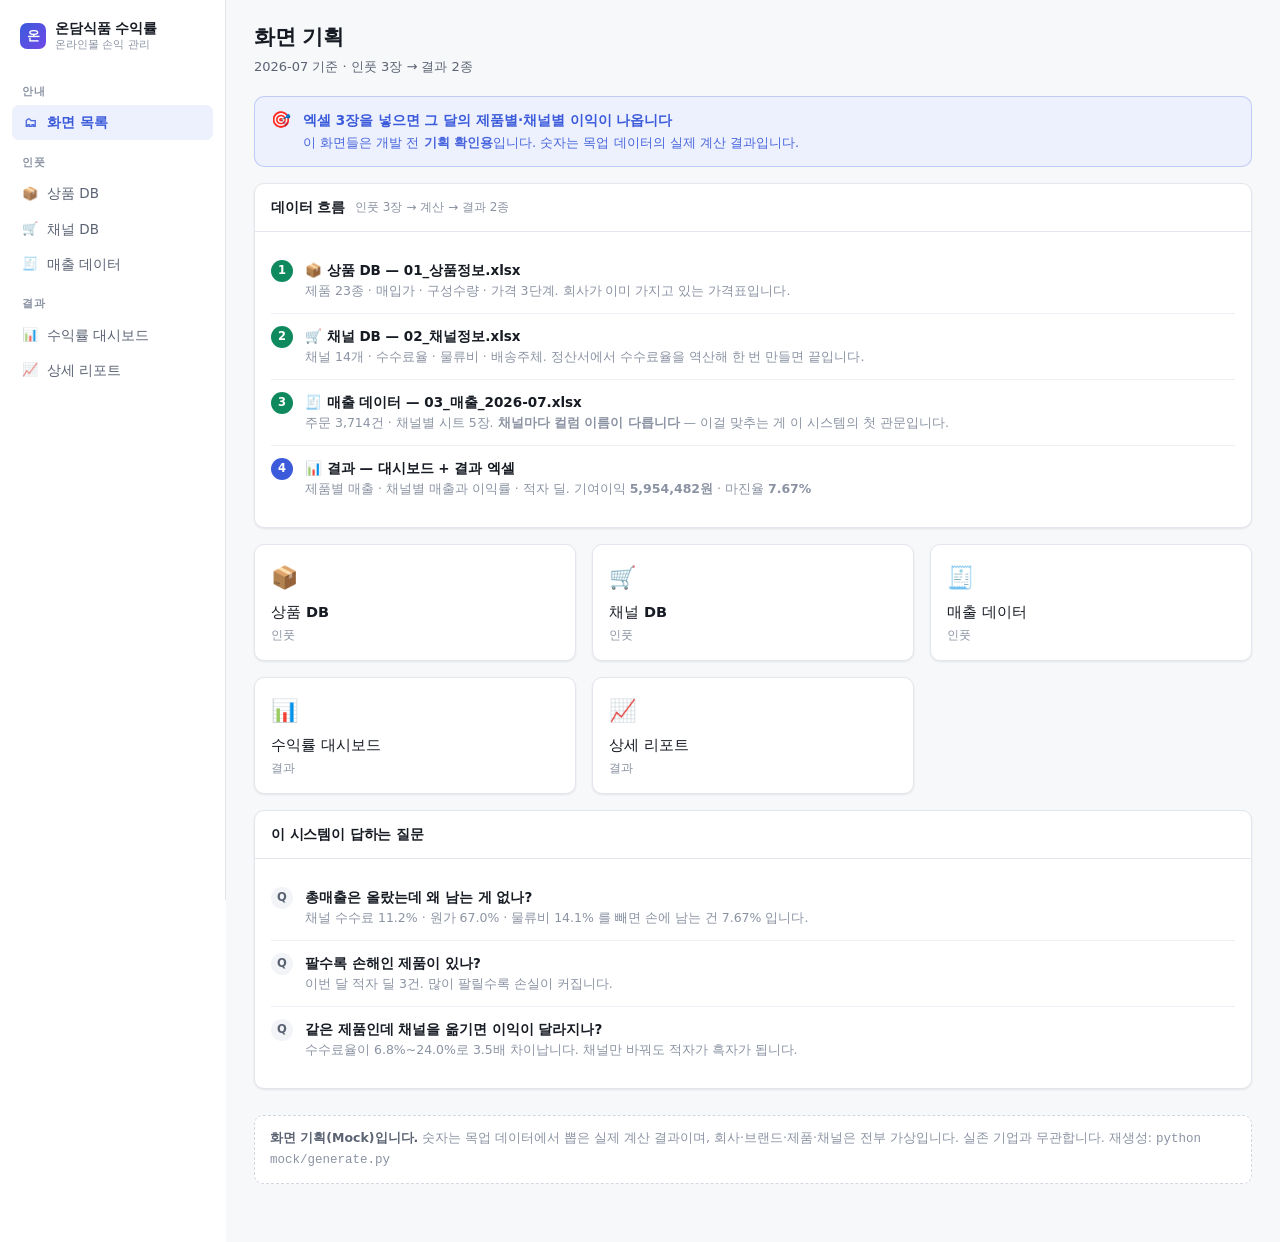
<file: mock/index.html>
<!doctype html>
<html lang="ko">
<head>
<meta charset="utf-8">
<meta name="viewport" content="width=device-width, initial-scale=1">
<title>화면 목록 · 온담식품 수익률 관리</title>
<style data-src="assets/app.css">
/* ── 온담식품 온라인 수익률 대시보드 · Mock UI ───────────────────────── */

:root {
  --bg:        #f7f8fa;
  --surface:   #ffffff;
  --surface-2: #f2f4f7;
  --border:    #e3e6ec;
  --border-2:  #d3d8e0;
  --text:      #171b23;
  --text-2:    #5b6373;
  --text-3:    #8b93a3;
  --accent:    #3b5bdb;
  --accent-bg: #edf0fd;
  --pos:       #0f8a5f;
  --pos-bg:    #e6f6ef;
  --warn:      #b0730a;
  --warn-bg:   #fdf3e0;
  --neg:       #c8382f;
  --neg-bg:    #fdeceb;
  --grid:      #eceff4;
  --shadow:    0 1px 2px rgba(16,24,40,.05), 0 1px 3px rgba(16,24,40,.04);
  --radius:    10px;
}

@media (prefers-color-scheme: dark) {
  :root:not([data-theme="light"]) {
    --bg:        #0e1116;
    --surface:   #161a21;
    --surface-2: #1d222b;
    --border:    #262c36;
    --border-2:  #343b47;
    --text:      #e7eaef;
    --text-2:    #9aa3b2;
    --text-3:    #6b7484;
    --accent:    #7b93f5;
    --accent-bg: #1b2340;
    --pos:       #46c78f;
    --pos-bg:    #10281f;
    --warn:      #e0a23c;
    --warn-bg:   #2b2114;
    --neg:       #f0736a;
    --neg-bg:    #2e1715;
    --grid:      #222833;
    --shadow:    0 1px 2px rgba(0,0,0,.3);
  }
}

:root[data-theme="dark"] {
  --bg:        #0e1116;
  --surface:   #161a21;
  --surface-2: #1d222b;
  --border:    #262c36;
  --border-2:  #343b47;
  --text:      #e7eaef;
  --text-2:    #9aa3b2;
  --text-3:    #6b7484;
  --accent:    #7b93f5;
  --accent-bg: #1b2340;
  --pos:       #46c78f;
  --pos-bg:    #10281f;
  --warn:      #e0a23c;
  --warn-bg:   #2b2114;
  --neg:       #f0736a;
  --neg-bg:    #2e1715;
  --grid:      #222833;
  --shadow:    0 1px 2px rgba(0,0,0,.3);
}

* { box-sizing: border-box; }

body {
  margin: 0;
  background: var(--bg);
  color: var(--text);
  font-family: -apple-system, BlinkMacSystemFont, "Apple SD Gothic Neo", Pretendard,
               "Noto Sans KR", "Malgun Gothic", system-ui, sans-serif;
  font-size: 14px;
  line-height: 1.5;
  -webkit-font-smoothing: antialiased;
}

.num { font-variant-numeric: tabular-nums; font-feature-settings: "tnum"; }

/* ── 레이아웃 ───────────────────────────────────────────────────────── */
.shell {
  display: flex; min-height: 100vh;
  /* 사이드바는 sticky 라 높이가 뷰포트에 묶인다. 좌측 띠를 배경으로 깔아
     문서가 길어져도 빈 곳이 생기지 않게 한다. */
  background: linear-gradient(to right, var(--surface) 0 226px, var(--bg) 226px);
}

.side {
  width: 226px; flex: 0 0 226px;
  border-right: 1px solid var(--border);
  padding: 18px 12px;
  position: sticky; top: 0; height: 100vh; overflow-y: auto;
}
.brand { display: flex; align-items: center; gap: 9px; padding: 0 8px 16px; }
.brand-mark {
  width: 26px; height: 26px; border-radius: 7px; flex: 0 0 26px;
  background: linear-gradient(135deg, var(--accent), #7048e8);
  display: grid; place-items: center; color: #fff; font-size: 13px; font-weight: 700;
}
.brand-name { font-weight: 650; font-size: 14px; letter-spacing: -.01em; }
.brand-sub  { font-size: 11px; color: var(--text-3); margin-top: -2px; }

.nav-label {
  font-size: 10.5px; font-weight: 650; letter-spacing: .07em; text-transform: uppercase;
  color: var(--text-3); padding: 14px 10px 6px;
}
.nav a {
  display: flex; align-items: center; gap: 9px;
  padding: 7px 10px; border-radius: 7px; margin-bottom: 1px;
  color: var(--text-2); text-decoration: none; font-size: 13.5px;
}
.nav a:hover { background: var(--surface-2); color: var(--text); }
.nav a.on { background: var(--accent-bg); color: var(--accent); font-weight: 600; }
.nav a .ic { width: 16px; text-align: center; font-size: 13px; opacity: .9; }
.nav a .badge {
  margin-left: auto; background: var(--neg); color: #fff;
  font-size: 10px; font-weight: 700; padding: 1px 6px; border-radius: 9px;
}

.main { flex: 1; min-width: 0; padding: 22px 28px 60px; max-width: 1440px; }

.topbar { display: flex; align-items: flex-start; gap: 16px; flex-wrap: wrap; margin-bottom: 20px; }
.topbar h1 { font-size: 21px; font-weight: 650; margin: 0 0 3px; letter-spacing: -.02em; }
.topbar .sub { color: var(--text-2); font-size: 13px; }
.topbar .right { margin-left: auto; display: flex; align-items: center; gap: 8px; }

/* ── 기본 요소 ──────────────────────────────────────────────────────── */
.card {
  background: var(--surface); border: 1px solid var(--border);
  border-radius: var(--radius); box-shadow: var(--shadow);
}
.card-hd {
  padding: 13px 16px; border-bottom: 1px solid var(--border);
  display: flex; align-items: center; gap: 10px; flex-wrap: wrap;
}
.card-hd h2 { font-size: 14px; font-weight: 650; margin: 0; letter-spacing: -.01em; }
.card-hd .note { font-size: 12px; color: var(--text-3); }
.card-hd .right { margin-left: auto; display: flex; gap: 6px; align-items: center; }
.card-bd { padding: 16px; }

.btn {
  border: 1px solid var(--border-2); background: var(--surface); color: var(--text);
  font: inherit; font-size: 13px; padding: 6px 12px; border-radius: 7px; cursor: pointer;
  display: inline-flex; align-items: center; gap: 6px;
}
.btn:hover { background: var(--surface-2); }
.btn-pri { background: var(--accent); border-color: var(--accent); color: #fff; font-weight: 600; }
.btn-pri:hover { filter: brightness(1.08); background: var(--accent); }
.btn-sm { padding: 3px 9px; font-size: 12px; }

.sel {
  border: 1px solid var(--border-2); background: var(--surface); color: var(--text);
  font: inherit; font-size: 13px; padding: 6px 10px; border-radius: 7px;
}
.inp {
  border: 1px solid var(--border-2); background: var(--surface); color: var(--text);
  font: inherit; font-size: 13px; padding: 6px 10px; border-radius: 7px; width: 100%;
}

.tag {
  display: inline-flex; align-items: center; gap: 4px;
  font-size: 11.5px; font-weight: 600; padding: 2px 8px; border-radius: 20px;
  background: var(--surface-2); color: var(--text-2); white-space: nowrap;
}
.tag.pos  { background: var(--pos-bg);  color: var(--pos); }
.tag.warn { background: var(--warn-bg); color: var(--warn); }
.tag.neg  { background: var(--neg-bg);  color: var(--neg); }
.tag.acc  { background: var(--accent-bg); color: var(--accent); }
.tag.mut  { background: transparent; color: var(--text-3); border: 1px dashed var(--border-2); }

.dot { width: 6px; height: 6px; border-radius: 50%; background: currentColor; flex: 0 0 6px; }

/* ── KPI ────────────────────────────────────────────────────────────── */
.kpis { display: grid; grid-template-columns: repeat(auto-fit, minmax(190px, 1fr)); gap: 12px; margin-bottom: 16px; }
.kpi { background: var(--surface); border: 1px solid var(--border); border-radius: var(--radius); padding: 14px 16px; box-shadow: var(--shadow); }
.kpi .k { font-size: 12px; color: var(--text-2); margin-bottom: 7px; display: flex; align-items: center; gap: 5px; }
.kpi .v { font-size: 25px; font-weight: 660; letter-spacing: -.03em; line-height: 1.15; }
.kpi .v .u { font-size: 14px; font-weight: 500; color: var(--text-2); margin-left: 2px; }
.kpi .d { font-size: 12px; margin-top: 6px; color: var(--text-3); display: flex; align-items: center; gap: 5px; }
.kpi .d b { font-weight: 650; }
.up   { color: var(--pos); }
.down { color: var(--neg); }

/* ── 테이블 ─────────────────────────────────────────────────────────── */
.tw { overflow-x: auto; }
table.t { width: 100%; border-collapse: collapse; font-size: 13px; }
table.t th {
  text-align: left; font-weight: 600; font-size: 11.5px; color: var(--text-3);
  letter-spacing: .03em; padding: 9px 12px; border-bottom: 1px solid var(--border);
  background: var(--surface); white-space: nowrap; position: sticky; top: 0;
}
table.t td { padding: 10px 12px; border-bottom: 1px solid var(--grid); vertical-align: middle; }
table.t tbody tr:last-child td { border-bottom: 0; }
table.t tbody tr:hover { background: var(--surface-2); }
table.t td.r, table.t td.c { white-space: nowrap; }
table.t .pname { white-space: nowrap; }
.nw { white-space: nowrap; }
table.t .r { text-align: right; }
table.t .c { text-align: center; }
table.t tfoot td {
  padding: 10px 12px; border-top: 1px solid var(--border-2); font-weight: 650;
  background: var(--surface-2);
}
.tr-neg  { background: var(--neg-bg)  !important; }
.tr-warn { background: var(--warn-bg) !important; }
.pname { font-weight: 550; }
.psub  { font-size: 11.5px; color: var(--text-3); }

/* 마진율 인라인 바 */
.mbar { display: flex; align-items: center; gap: 8px; justify-content: flex-end; }
.mbar .track { width: 62px; height: 5px; border-radius: 3px; background: var(--grid); position: relative; overflow: hidden; flex: 0 0 62px; }
.mbar .fill  { position: absolute; top: 0; bottom: 0; border-radius: 3px; }
.mbar .val   { min-width: 54px; text-align: right; font-weight: 600; }

/* ── 폭포(이익 구조) ─────────────────────────────────────────────────── */
.wf { display: flex; flex-direction: column; gap: 9px; }
.wf-row { display: grid; grid-template-columns: 116px 1fr 120px; align-items: center; gap: 12px; font-size: 13px; }
.wf-row .lbl { color: var(--text-2); }
.wf-row .bar { height: 22px; background: var(--grid); border-radius: 5px; position: relative; }
.wf-row .seg { position: absolute; top: 0; bottom: 0; border-radius: 5px; }
.wf-row .amt { text-align: right; font-weight: 600; }

/* ── 히트맵 ─────────────────────────────────────────────────────────── */
.hm { border-collapse: separate; border-spacing: 3px; font-size: 12px; }
.hm th { font-weight: 600; color: var(--text-2); font-size: 11.5px; padding: 4px 6px; white-space: nowrap; }
.hm th.rowh { text-align: left; max-width: 210px; overflow: hidden; text-overflow: ellipsis; }
.hm td { text-align: center; padding: 7px 4px; border-radius: 6px; font-weight: 650; min-width: 62px; font-variant-numeric: tabular-nums; }
.hm td.na { background: var(--surface-2); color: var(--text-3); font-weight: 400; }

/* ── 배너 ───────────────────────────────────────────────────────────── */
.banner {
  display: flex; gap: 12px; align-items: flex-start;
  border-radius: var(--radius); padding: 13px 16px; margin-bottom: 16px; border: 1px solid;
}
.banner .bi { font-size: 16px; line-height: 1.3; }
.banner .bt { font-weight: 650; margin-bottom: 3px; font-size: 13.5px; }
.banner .bd { font-size: 13px; opacity: .92; }
.banner .right { margin-left: auto; }
.banner.neg  { background: var(--neg-bg);  border-color: color-mix(in srgb, var(--neg) 28%, transparent);  color: var(--neg); }
.banner.warn { background: var(--warn-bg); border-color: color-mix(in srgb, var(--warn) 28%, transparent); color: var(--warn); }
.banner.acc  { background: var(--accent-bg); border-color: color-mix(in srgb, var(--accent) 25%, transparent); color: var(--accent); }
.banner.pos  { background: var(--pos-bg);  border-color: color-mix(in srgb, var(--pos) 25%, transparent);  color: var(--pos); }
.banner .bd b { font-weight: 700; }

/* ── 그리드 ─────────────────────────────────────────────────────────── */
.g2 { display: grid; grid-template-columns: 1fr 1fr; gap: 16px; }
.g3 { display: grid; grid-template-columns: repeat(3, 1fr); gap: 16px; }
.g-2-1 { display: grid; grid-template-columns: 1.65fr 1fr; gap: 16px; }
.stack { display: flex; flex-direction: column; gap: 16px; }
@media (max-width: 1080px) { .g2, .g3, .g-2-1 { grid-template-columns: 1fr; } }
@media (max-width: 860px)  { .side { display: none; } .main { padding: 18px 16px 50px; } }

/* ── 기타 ───────────────────────────────────────────────────────────── */
.filters { display: flex; gap: 8px; flex-wrap: wrap; align-items: center; margin-bottom: 14px; }
.filters .lb { font-size: 12px; color: var(--text-3); margin-right: -2px; }

.chip {
  border: 1px solid var(--border-2); background: var(--surface); border-radius: 20px;
  padding: 4px 11px; font-size: 12.5px; color: var(--text-2); cursor: pointer;
}
.chip.on { background: var(--accent); border-color: var(--accent); color: #fff; font-weight: 600; }

.field { margin-bottom: 13px; }
.field label { display: block; font-size: 12px; font-weight: 600; color: var(--text-2); margin-bottom: 5px; }
.field .hint { font-size: 11.5px; color: var(--text-3); margin-top: 4px; }

.kv { display: grid; grid-template-columns: auto 1fr; gap: 7px 16px; font-size: 13px; }
.kv dt { color: var(--text-2); }
.kv dd { margin: 0; text-align: right; font-weight: 600; }

.mock-note {
  margin-top: 26px; padding: 12px 15px; border-radius: 9px;
  border: 1px dashed var(--border-2); background: var(--surface);
  font-size: 12.5px; color: var(--text-3); line-height: 1.65;
}
.mock-note b { color: var(--text-2); }

.step { display: flex; gap: 12px; padding: 12px 0; border-bottom: 1px solid var(--grid); }
.step:last-child { border-bottom: 0; }
.step .n {
  width: 22px; height: 22px; flex: 0 0 22px; border-radius: 50%; display: grid; place-items: center;
  font-size: 11.5px; font-weight: 700; background: var(--surface-2); color: var(--text-2);
}
.step.done .n { background: var(--pos); color: #fff; }
.step.now  .n { background: var(--accent); color: #fff; }
.step .body { flex: 1; min-width: 0; }
.step .ti { font-weight: 600; font-size: 13.5px; margin-bottom: 2px; }
.step .de { font-size: 12.5px; color: var(--text-3); }

a.plain { color: var(--accent); text-decoration: none; }
a.plain:hover { text-decoration: underline; }

</style>
</head>
<body>
<div class="shell">
<aside class="side">
  <div class="brand">
    <div class="brand-mark">온</div>
    <div><div class="brand-name">온담식품 수익률</div><div class="brand-sub">온라인몰 손익 관리</div></div>
  </div>
  <div class="nav">
    <div class="nav-label">안내</div>
    <a href="index.html" class="on"><span class="ic">🗂</span> 화면 목록</a>
    <div class="nav-label">인풋</div>
    <a href="01-상품DB.html" class=""><span class="ic">📦</span> 상품 DB</a>
    <a href="02-채널DB.html" class=""><span class="ic">🛒</span> 채널 DB</a>
    <a href="03-매출데이터.html" class=""><span class="ic">🧾</span> 매출 데이터</a>
    <div class="nav-label">결과</div>
    <a href="04-대시보드.html" class=""><span class="ic">📊</span> 수익률 대시보드</a>
    <a href="05-리포트.html" class=""><span class="ic">📈</span> 상세 리포트</a>
  </div>
</aside>
<main class="main">
  <div class="topbar">
    <div><h1>화면 기획</h1><div class="sub">2026-07 기준 · 인풋 3장 → 결과 2종</div></div>
    <div class="right"></div>
  </div>

  <div class="banner acc">
    <div class="bi">🎯</div>
    <div><div class="bt">엑셀 3장을 넣으면 그 달의 제품별·채널별 이익이 나옵니다</div>
    <div class="bd">이 화면들은 개발 전 <b>기획 확인용</b>입니다. 숫자는 목업 데이터의 실제 계산 결과입니다.</div></div>
  </div>

  <div class="card" style="margin-bottom:16px">
    <div class="card-hd"><h2>데이터 흐름</h2>
      <span class="note">인풋 3장 → 계산 → 결과 2종</span></div>
    <div class="card-bd">
      <div class="step done"><div class="n">1</div><div class="body">
        <div class="ti">📦 상품 DB — 01_상품정보.xlsx</div>
        <div class="de">제품 23종 · 매입가 · 구성수량 · 가격 3단계.
          회사가 이미 가지고 있는 가격표입니다.</div></div></div>
      <div class="step done"><div class="n">2</div><div class="body">
        <div class="ti">🛒 채널 DB — 02_채널정보.xlsx</div>
        <div class="de">채널 14개 · 수수료율 · 물류비 · 배송주체.
          정산서에서 수수료율을 역산해 한 번 만들면 끝입니다.</div></div></div>
      <div class="step done"><div class="n">3</div><div class="body">
        <div class="ti">🧾 매출 데이터 — 03_매출_2026-07.xlsx</div>
        <div class="de">주문 3,714건 · 채널별 시트 5장.
          <b>채널마다 컬럼 이름이 다릅니다</b> — 이걸 맞추는 게 이 시스템의 첫 관문입니다.</div></div></div>
      <div class="step now"><div class="n">4</div><div class="body">
        <div class="ti">📊 결과 — 대시보드 + 결과 엑셀</div>
        <div class="de">제품별 매출 · 채널별 매출과 이익률 · 적자 딜.
          기여이익 <b>5,954,482원</b> · 마진율 <b>7.67%</b></div></div></div>
    </div>
  </div>

  <div class="g3"><a class="card" href="01-상품DB.html" style="text-decoration:none;color:inherit;display:block"><div class="card-bd"><div style="font-size:22px;margin-bottom:8px">📦</div><div class="pname" style="font-size:14.5px;margin-bottom:3px">상품 DB</div><div class="psub">인풋</div></div></a><a class="card" href="02-채널DB.html" style="text-decoration:none;color:inherit;display:block"><div class="card-bd"><div style="font-size:22px;margin-bottom:8px">🛒</div><div class="pname" style="font-size:14.5px;margin-bottom:3px">채널 DB</div><div class="psub">인풋</div></div></a><a class="card" href="03-매출데이터.html" style="text-decoration:none;color:inherit;display:block"><div class="card-bd"><div style="font-size:22px;margin-bottom:8px">🧾</div><div class="pname" style="font-size:14.5px;margin-bottom:3px">매출 데이터</div><div class="psub">인풋</div></div></a><a class="card" href="04-대시보드.html" style="text-decoration:none;color:inherit;display:block"><div class="card-bd"><div style="font-size:22px;margin-bottom:8px">📊</div><div class="pname" style="font-size:14.5px;margin-bottom:3px">수익률 대시보드</div><div class="psub">결과</div></div></a><a class="card" href="05-리포트.html" style="text-decoration:none;color:inherit;display:block"><div class="card-bd"><div style="font-size:22px;margin-bottom:8px">📈</div><div class="pname" style="font-size:14.5px;margin-bottom:3px">상세 리포트</div><div class="psub">결과</div></div></a></div>

  <div class="card" style="margin-top:16px">
    <div class="card-hd"><h2>이 시스템이 답하는 질문</h2></div>
    <div class="card-bd">
      <div class="step"><div class="n">Q</div><div class="body">
        <div class="ti">총매출은 올랐는데 왜 남는 게 없나?</div>
        <div class="de">채널 수수료 11.2% · 원가 67.0% ·
          물류비 14.1% 를 빼면 손에 남는 건 7.67% 입니다.</div></div></div>
      <div class="step"><div class="n">Q</div><div class="body">
        <div class="ti">팔수록 손해인 제품이 있나?</div>
        <div class="de">이번 달 적자 딜 3건.
          많이 팔릴수록 손실이 커집니다.</div></div></div>
      <div class="step"><div class="n">Q</div><div class="body">
        <div class="ti">같은 제품인데 채널을 옮기면 이익이 달라지나?</div>
        <div class="de">수수료율이 6.8%~24.0%로 3.5배 차이납니다. 채널만 바꿔도 적자가 흑자가 됩니다.</div></div></div>
    </div>
  </div>

  <div class="mock-note">
    <b>화면 기획(Mock)입니다.</b> 숫자는 목업 데이터에서 뽑은 실제 계산 결과이며,
    회사·브랜드·제품·채널은 전부 가상입니다. 실존 기업과 무관합니다.
    재생성: <code>python mock/generate.py</code>
  </div>
</main>
</div>
</body>
</html>
</file>
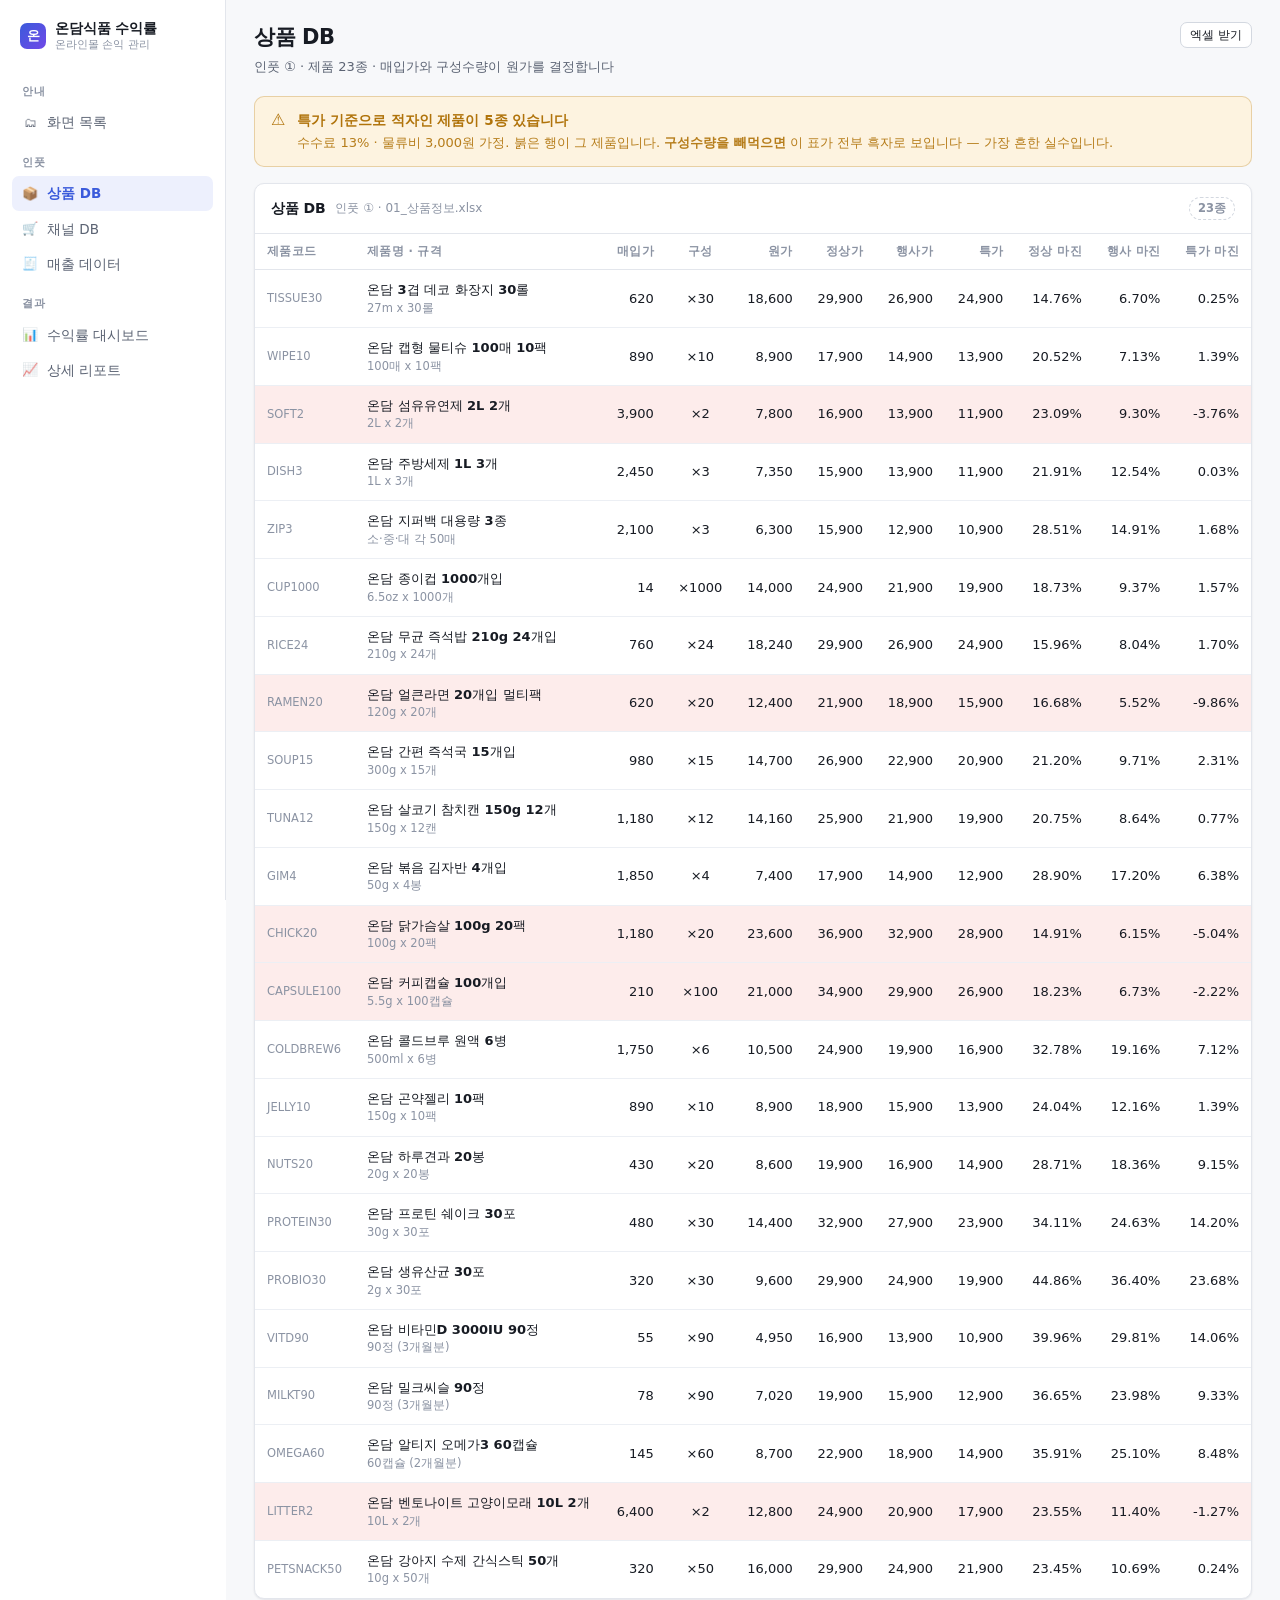
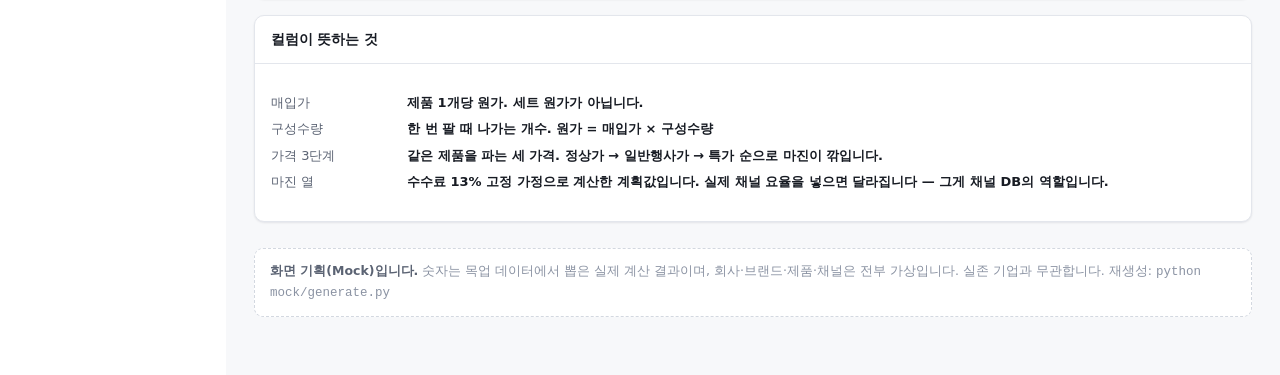
<file: mock/01-상품DB.html>
<!doctype html>
<html lang="ko">
<head>
<meta charset="utf-8">
<meta name="viewport" content="width=device-width, initial-scale=1">
<title>상품 DB · 온담식품 수익률 관리</title>
<style data-src="assets/app.css">
/* ── 온담식품 온라인 수익률 대시보드 · Mock UI ───────────────────────── */

:root {
  --bg:        #f7f8fa;
  --surface:   #ffffff;
  --surface-2: #f2f4f7;
  --border:    #e3e6ec;
  --border-2:  #d3d8e0;
  --text:      #171b23;
  --text-2:    #5b6373;
  --text-3:    #8b93a3;
  --accent:    #3b5bdb;
  --accent-bg: #edf0fd;
  --pos:       #0f8a5f;
  --pos-bg:    #e6f6ef;
  --warn:      #b0730a;
  --warn-bg:   #fdf3e0;
  --neg:       #c8382f;
  --neg-bg:    #fdeceb;
  --grid:      #eceff4;
  --shadow:    0 1px 2px rgba(16,24,40,.05), 0 1px 3px rgba(16,24,40,.04);
  --radius:    10px;
}

@media (prefers-color-scheme: dark) {
  :root:not([data-theme="light"]) {
    --bg:        #0e1116;
    --surface:   #161a21;
    --surface-2: #1d222b;
    --border:    #262c36;
    --border-2:  #343b47;
    --text:      #e7eaef;
    --text-2:    #9aa3b2;
    --text-3:    #6b7484;
    --accent:    #7b93f5;
    --accent-bg: #1b2340;
    --pos:       #46c78f;
    --pos-bg:    #10281f;
    --warn:      #e0a23c;
    --warn-bg:   #2b2114;
    --neg:       #f0736a;
    --neg-bg:    #2e1715;
    --grid:      #222833;
    --shadow:    0 1px 2px rgba(0,0,0,.3);
  }
}

:root[data-theme="dark"] {
  --bg:        #0e1116;
  --surface:   #161a21;
  --surface-2: #1d222b;
  --border:    #262c36;
  --border-2:  #343b47;
  --text:      #e7eaef;
  --text-2:    #9aa3b2;
  --text-3:    #6b7484;
  --accent:    #7b93f5;
  --accent-bg: #1b2340;
  --pos:       #46c78f;
  --pos-bg:    #10281f;
  --warn:      #e0a23c;
  --warn-bg:   #2b2114;
  --neg:       #f0736a;
  --neg-bg:    #2e1715;
  --grid:      #222833;
  --shadow:    0 1px 2px rgba(0,0,0,.3);
}

* { box-sizing: border-box; }

body {
  margin: 0;
  background: var(--bg);
  color: var(--text);
  font-family: -apple-system, BlinkMacSystemFont, "Apple SD Gothic Neo", Pretendard,
               "Noto Sans KR", "Malgun Gothic", system-ui, sans-serif;
  font-size: 14px;
  line-height: 1.5;
  -webkit-font-smoothing: antialiased;
}

.num { font-variant-numeric: tabular-nums; font-feature-settings: "tnum"; }

/* ── 레이아웃 ───────────────────────────────────────────────────────── */
.shell {
  display: flex; min-height: 100vh;
  /* 사이드바는 sticky 라 높이가 뷰포트에 묶인다. 좌측 띠를 배경으로 깔아
     문서가 길어져도 빈 곳이 생기지 않게 한다. */
  background: linear-gradient(to right, var(--surface) 0 226px, var(--bg) 226px);
}

.side {
  width: 226px; flex: 0 0 226px;
  border-right: 1px solid var(--border);
  padding: 18px 12px;
  position: sticky; top: 0; height: 100vh; overflow-y: auto;
}
.brand { display: flex; align-items: center; gap: 9px; padding: 0 8px 16px; }
.brand-mark {
  width: 26px; height: 26px; border-radius: 7px; flex: 0 0 26px;
  background: linear-gradient(135deg, var(--accent), #7048e8);
  display: grid; place-items: center; color: #fff; font-size: 13px; font-weight: 700;
}
.brand-name { font-weight: 650; font-size: 14px; letter-spacing: -.01em; }
.brand-sub  { font-size: 11px; color: var(--text-3); margin-top: -2px; }

.nav-label {
  font-size: 10.5px; font-weight: 650; letter-spacing: .07em; text-transform: uppercase;
  color: var(--text-3); padding: 14px 10px 6px;
}
.nav a {
  display: flex; align-items: center; gap: 9px;
  padding: 7px 10px; border-radius: 7px; margin-bottom: 1px;
  color: var(--text-2); text-decoration: none; font-size: 13.5px;
}
.nav a:hover { background: var(--surface-2); color: var(--text); }
.nav a.on { background: var(--accent-bg); color: var(--accent); font-weight: 600; }
.nav a .ic { width: 16px; text-align: center; font-size: 13px; opacity: .9; }
.nav a .badge {
  margin-left: auto; background: var(--neg); color: #fff;
  font-size: 10px; font-weight: 700; padding: 1px 6px; border-radius: 9px;
}

.main { flex: 1; min-width: 0; padding: 22px 28px 60px; max-width: 1440px; }

.topbar { display: flex; align-items: flex-start; gap: 16px; flex-wrap: wrap; margin-bottom: 20px; }
.topbar h1 { font-size: 21px; font-weight: 650; margin: 0 0 3px; letter-spacing: -.02em; }
.topbar .sub { color: var(--text-2); font-size: 13px; }
.topbar .right { margin-left: auto; display: flex; align-items: center; gap: 8px; }

/* ── 기본 요소 ──────────────────────────────────────────────────────── */
.card {
  background: var(--surface); border: 1px solid var(--border);
  border-radius: var(--radius); box-shadow: var(--shadow);
}
.card-hd {
  padding: 13px 16px; border-bottom: 1px solid var(--border);
  display: flex; align-items: center; gap: 10px; flex-wrap: wrap;
}
.card-hd h2 { font-size: 14px; font-weight: 650; margin: 0; letter-spacing: -.01em; }
.card-hd .note { font-size: 12px; color: var(--text-3); }
.card-hd .right { margin-left: auto; display: flex; gap: 6px; align-items: center; }
.card-bd { padding: 16px; }

.btn {
  border: 1px solid var(--border-2); background: var(--surface); color: var(--text);
  font: inherit; font-size: 13px; padding: 6px 12px; border-radius: 7px; cursor: pointer;
  display: inline-flex; align-items: center; gap: 6px;
}
.btn:hover { background: var(--surface-2); }
.btn-pri { background: var(--accent); border-color: var(--accent); color: #fff; font-weight: 600; }
.btn-pri:hover { filter: brightness(1.08); background: var(--accent); }
.btn-sm { padding: 3px 9px; font-size: 12px; }

.sel {
  border: 1px solid var(--border-2); background: var(--surface); color: var(--text);
  font: inherit; font-size: 13px; padding: 6px 10px; border-radius: 7px;
}
.inp {
  border: 1px solid var(--border-2); background: var(--surface); color: var(--text);
  font: inherit; font-size: 13px; padding: 6px 10px; border-radius: 7px; width: 100%;
}

.tag {
  display: inline-flex; align-items: center; gap: 4px;
  font-size: 11.5px; font-weight: 600; padding: 2px 8px; border-radius: 20px;
  background: var(--surface-2); color: var(--text-2); white-space: nowrap;
}
.tag.pos  { background: var(--pos-bg);  color: var(--pos); }
.tag.warn { background: var(--warn-bg); color: var(--warn); }
.tag.neg  { background: var(--neg-bg);  color: var(--neg); }
.tag.acc  { background: var(--accent-bg); color: var(--accent); }
.tag.mut  { background: transparent; color: var(--text-3); border: 1px dashed var(--border-2); }

.dot { width: 6px; height: 6px; border-radius: 50%; background: currentColor; flex: 0 0 6px; }

/* ── KPI ────────────────────────────────────────────────────────────── */
.kpis { display: grid; grid-template-columns: repeat(auto-fit, minmax(190px, 1fr)); gap: 12px; margin-bottom: 16px; }
.kpi { background: var(--surface); border: 1px solid var(--border); border-radius: var(--radius); padding: 14px 16px; box-shadow: var(--shadow); }
.kpi .k { font-size: 12px; color: var(--text-2); margin-bottom: 7px; display: flex; align-items: center; gap: 5px; }
.kpi .v { font-size: 25px; font-weight: 660; letter-spacing: -.03em; line-height: 1.15; }
.kpi .v .u { font-size: 14px; font-weight: 500; color: var(--text-2); margin-left: 2px; }
.kpi .d { font-size: 12px; margin-top: 6px; color: var(--text-3); display: flex; align-items: center; gap: 5px; }
.kpi .d b { font-weight: 650; }
.up   { color: var(--pos); }
.down { color: var(--neg); }

/* ── 테이블 ─────────────────────────────────────────────────────────── */
.tw { overflow-x: auto; }
table.t { width: 100%; border-collapse: collapse; font-size: 13px; }
table.t th {
  text-align: left; font-weight: 600; font-size: 11.5px; color: var(--text-3);
  letter-spacing: .03em; padding: 9px 12px; border-bottom: 1px solid var(--border);
  background: var(--surface); white-space: nowrap; position: sticky; top: 0;
}
table.t td { padding: 10px 12px; border-bottom: 1px solid var(--grid); vertical-align: middle; }
table.t tbody tr:last-child td { border-bottom: 0; }
table.t tbody tr:hover { background: var(--surface-2); }
table.t td.r, table.t td.c { white-space: nowrap; }
table.t .pname { white-space: nowrap; }
.nw { white-space: nowrap; }
table.t .r { text-align: right; }
table.t .c { text-align: center; }
table.t tfoot td {
  padding: 10px 12px; border-top: 1px solid var(--border-2); font-weight: 650;
  background: var(--surface-2);
}
.tr-neg  { background: var(--neg-bg)  !important; }
.tr-warn { background: var(--warn-bg) !important; }
.pname { font-weight: 550; }
.psub  { font-size: 11.5px; color: var(--text-3); }

/* 마진율 인라인 바 */
.mbar { display: flex; align-items: center; gap: 8px; justify-content: flex-end; }
.mbar .track { width: 62px; height: 5px; border-radius: 3px; background: var(--grid); position: relative; overflow: hidden; flex: 0 0 62px; }
.mbar .fill  { position: absolute; top: 0; bottom: 0; border-radius: 3px; }
.mbar .val   { min-width: 54px; text-align: right; font-weight: 600; }

/* ── 폭포(이익 구조) ─────────────────────────────────────────────────── */
.wf { display: flex; flex-direction: column; gap: 9px; }
.wf-row { display: grid; grid-template-columns: 116px 1fr 120px; align-items: center; gap: 12px; font-size: 13px; }
.wf-row .lbl { color: var(--text-2); }
.wf-row .bar { height: 22px; background: var(--grid); border-radius: 5px; position: relative; }
.wf-row .seg { position: absolute; top: 0; bottom: 0; border-radius: 5px; }
.wf-row .amt { text-align: right; font-weight: 600; }

/* ── 히트맵 ─────────────────────────────────────────────────────────── */
.hm { border-collapse: separate; border-spacing: 3px; font-size: 12px; }
.hm th { font-weight: 600; color: var(--text-2); font-size: 11.5px; padding: 4px 6px; white-space: nowrap; }
.hm th.rowh { text-align: left; max-width: 210px; overflow: hidden; text-overflow: ellipsis; }
.hm td { text-align: center; padding: 7px 4px; border-radius: 6px; font-weight: 650; min-width: 62px; font-variant-numeric: tabular-nums; }
.hm td.na { background: var(--surface-2); color: var(--text-3); font-weight: 400; }

/* ── 배너 ───────────────────────────────────────────────────────────── */
.banner {
  display: flex; gap: 12px; align-items: flex-start;
  border-radius: var(--radius); padding: 13px 16px; margin-bottom: 16px; border: 1px solid;
}
.banner .bi { font-size: 16px; line-height: 1.3; }
.banner .bt { font-weight: 650; margin-bottom: 3px; font-size: 13.5px; }
.banner .bd { font-size: 13px; opacity: .92; }
.banner .right { margin-left: auto; }
.banner.neg  { background: var(--neg-bg);  border-color: color-mix(in srgb, var(--neg) 28%, transparent);  color: var(--neg); }
.banner.warn { background: var(--warn-bg); border-color: color-mix(in srgb, var(--warn) 28%, transparent); color: var(--warn); }
.banner.acc  { background: var(--accent-bg); border-color: color-mix(in srgb, var(--accent) 25%, transparent); color: var(--accent); }
.banner.pos  { background: var(--pos-bg);  border-color: color-mix(in srgb, var(--pos) 25%, transparent);  color: var(--pos); }
.banner .bd b { font-weight: 700; }

/* ── 그리드 ─────────────────────────────────────────────────────────── */
.g2 { display: grid; grid-template-columns: 1fr 1fr; gap: 16px; }
.g3 { display: grid; grid-template-columns: repeat(3, 1fr); gap: 16px; }
.g-2-1 { display: grid; grid-template-columns: 1.65fr 1fr; gap: 16px; }
.stack { display: flex; flex-direction: column; gap: 16px; }
@media (max-width: 1080px) { .g2, .g3, .g-2-1 { grid-template-columns: 1fr; } }
@media (max-width: 860px)  { .side { display: none; } .main { padding: 18px 16px 50px; } }

/* ── 기타 ───────────────────────────────────────────────────────────── */
.filters { display: flex; gap: 8px; flex-wrap: wrap; align-items: center; margin-bottom: 14px; }
.filters .lb { font-size: 12px; color: var(--text-3); margin-right: -2px; }

.chip {
  border: 1px solid var(--border-2); background: var(--surface); border-radius: 20px;
  padding: 4px 11px; font-size: 12.5px; color: var(--text-2); cursor: pointer;
}
.chip.on { background: var(--accent); border-color: var(--accent); color: #fff; font-weight: 600; }

.field { margin-bottom: 13px; }
.field label { display: block; font-size: 12px; font-weight: 600; color: var(--text-2); margin-bottom: 5px; }
.field .hint { font-size: 11.5px; color: var(--text-3); margin-top: 4px; }

.kv { display: grid; grid-template-columns: auto 1fr; gap: 7px 16px; font-size: 13px; }
.kv dt { color: var(--text-2); }
.kv dd { margin: 0; text-align: right; font-weight: 600; }

.mock-note {
  margin-top: 26px; padding: 12px 15px; border-radius: 9px;
  border: 1px dashed var(--border-2); background: var(--surface);
  font-size: 12.5px; color: var(--text-3); line-height: 1.65;
}
.mock-note b { color: var(--text-2); }

.step { display: flex; gap: 12px; padding: 12px 0; border-bottom: 1px solid var(--grid); }
.step:last-child { border-bottom: 0; }
.step .n {
  width: 22px; height: 22px; flex: 0 0 22px; border-radius: 50%; display: grid; place-items: center;
  font-size: 11.5px; font-weight: 700; background: var(--surface-2); color: var(--text-2);
}
.step.done .n { background: var(--pos); color: #fff; }
.step.now  .n { background: var(--accent); color: #fff; }
.step .body { flex: 1; min-width: 0; }
.step .ti { font-weight: 600; font-size: 13.5px; margin-bottom: 2px; }
.step .de { font-size: 12.5px; color: var(--text-3); }

a.plain { color: var(--accent); text-decoration: none; }
a.plain:hover { text-decoration: underline; }

</style>
</head>
<body>
<div class="shell">
<aside class="side">
  <div class="brand">
    <div class="brand-mark">온</div>
    <div><div class="brand-name">온담식품 수익률</div><div class="brand-sub">온라인몰 손익 관리</div></div>
  </div>
  <div class="nav">
    <div class="nav-label">안내</div>
    <a href="index.html" class=""><span class="ic">🗂</span> 화면 목록</a>
    <div class="nav-label">인풋</div>
    <a href="01-상품DB.html" class="on"><span class="ic">📦</span> 상품 DB</a>
    <a href="02-채널DB.html" class=""><span class="ic">🛒</span> 채널 DB</a>
    <a href="03-매출데이터.html" class=""><span class="ic">🧾</span> 매출 데이터</a>
    <div class="nav-label">결과</div>
    <a href="04-대시보드.html" class=""><span class="ic">📊</span> 수익률 대시보드</a>
    <a href="05-리포트.html" class=""><span class="ic">📈</span> 상세 리포트</a>
  </div>
</aside>
<main class="main">
  <div class="topbar">
    <div><h1>상품 DB</h1><div class="sub">인풋 ① · 제품 23종 · 매입가와 구성수량이 원가를 결정합니다</div></div>
    <div class="right"><button class="btn btn-sm">엑셀 받기</button></div>
  </div>

  <div class="banner warn">
    <div class="bi">⚠</div>
    <div><div class="bt">특가 기준으로 적자인 제품이 5종 있습니다</div>
    <div class="bd">수수료 13% · 물류비 3,000원 가정. 붉은 행이 그 제품입니다.
      <b>구성수량을 빼먹으면</b> 이 표가 전부 흑자로 보입니다 — 가장 흔한 실수입니다.</div></div>
  </div>

  <div class="card">
    <div class="card-hd"><h2>상품 DB</h2>
      <span class="note">인풋 ① · 01_상품정보.xlsx</span>
      <div class="right"><span class="tag mut">23종</span></div></div>
    <div class="tw"><table class="t">
      <thead><tr>
        <th>제품코드</th><th>제품명 · 규격</th><th class="r">매입가</th><th class="c">구성</th>
        <th class="r">원가</th><th class="r">정상가</th><th class="r">행사가</th><th class="r">특가</th>
        <th class="r">정상 마진</th><th class="r">행사 마진</th><th class="r">특가 마진</th>
      </tr></thead>
      <tbody><tr><td class="num psub">TISSUE30</td><td><div class="pname">온담 3겹 데코 화장지 30롤</div><div class="psub">27m x 30롤</div></td><td class="r num">620</td><td class="c num">×30</td><td class="r num">18,600</td><td class="r num">29,900</td><td class="r num">26,900</td><td class="r num">24,900</td><td class="r num pos">14.76%</td><td class="r num pos">6.70%</td><td class="r num warn">0.25%</td></tr><tr><td class="num psub">WIPE10</td><td><div class="pname">온담 캡형 물티슈 100매 10팩</div><div class="psub">100매 x 10팩</div></td><td class="r num">890</td><td class="c num">×10</td><td class="r num">8,900</td><td class="r num">17,900</td><td class="r num">14,900</td><td class="r num">13,900</td><td class="r num pos">20.52%</td><td class="r num pos">7.13%</td><td class="r num warn">1.39%</td></tr><tr class="tr-neg"><td class="num psub">SOFT2</td><td><div class="pname">온담 섬유유연제 2L 2개</div><div class="psub">2L x 2개</div></td><td class="r num">3,900</td><td class="c num">×2</td><td class="r num">7,800</td><td class="r num">16,900</td><td class="r num">13,900</td><td class="r num">11,900</td><td class="r num pos">23.09%</td><td class="r num pos">9.30%</td><td class="r num neg">-3.76%</td></tr><tr><td class="num psub">DISH3</td><td><div class="pname">온담 주방세제 1L 3개</div><div class="psub">1L x 3개</div></td><td class="r num">2,450</td><td class="c num">×3</td><td class="r num">7,350</td><td class="r num">15,900</td><td class="r num">13,900</td><td class="r num">11,900</td><td class="r num pos">21.91%</td><td class="r num pos">12.54%</td><td class="r num warn">0.03%</td></tr><tr><td class="num psub">ZIP3</td><td><div class="pname">온담 지퍼백 대용량 3종</div><div class="psub">소·중·대 각 50매</div></td><td class="r num">2,100</td><td class="c num">×3</td><td class="r num">6,300</td><td class="r num">15,900</td><td class="r num">12,900</td><td class="r num">10,900</td><td class="r num pos">28.51%</td><td class="r num pos">14.91%</td><td class="r num warn">1.68%</td></tr><tr><td class="num psub">CUP1000</td><td><div class="pname">온담 종이컵 1000개입</div><div class="psub">6.5oz x 1000개</div></td><td class="r num">14</td><td class="c num">×1000</td><td class="r num">14,000</td><td class="r num">24,900</td><td class="r num">21,900</td><td class="r num">19,900</td><td class="r num pos">18.73%</td><td class="r num pos">9.37%</td><td class="r num warn">1.57%</td></tr><tr><td class="num psub">RICE24</td><td><div class="pname">온담 무균 즉석밥 210g 24개입</div><div class="psub">210g x 24개</div></td><td class="r num">760</td><td class="c num">×24</td><td class="r num">18,240</td><td class="r num">29,900</td><td class="r num">26,900</td><td class="r num">24,900</td><td class="r num pos">15.96%</td><td class="r num pos">8.04%</td><td class="r num warn">1.70%</td></tr><tr class="tr-neg"><td class="num psub">RAMEN20</td><td><div class="pname">온담 얼큰라면 20개입 멀티팩</div><div class="psub">120g x 20개</div></td><td class="r num">620</td><td class="c num">×20</td><td class="r num">12,400</td><td class="r num">21,900</td><td class="r num">18,900</td><td class="r num">15,900</td><td class="r num pos">16.68%</td><td class="r num pos">5.52%</td><td class="r num neg">-9.86%</td></tr><tr><td class="num psub">SOUP15</td><td><div class="pname">온담 간편 즉석국 15개입</div><div class="psub">300g x 15개</div></td><td class="r num">980</td><td class="c num">×15</td><td class="r num">14,700</td><td class="r num">26,900</td><td class="r num">22,900</td><td class="r num">20,900</td><td class="r num pos">21.20%</td><td class="r num pos">9.71%</td><td class="r num warn">2.31%</td></tr><tr><td class="num psub">TUNA12</td><td><div class="pname">온담 살코기 참치캔 150g 12개</div><div class="psub">150g x 12캔</div></td><td class="r num">1,180</td><td class="c num">×12</td><td class="r num">14,160</td><td class="r num">25,900</td><td class="r num">21,900</td><td class="r num">19,900</td><td class="r num pos">20.75%</td><td class="r num pos">8.64%</td><td class="r num warn">0.77%</td></tr><tr><td class="num psub">GIM4</td><td><div class="pname">온담 볶음 김자반 4개입</div><div class="psub">50g x 4봉</div></td><td class="r num">1,850</td><td class="c num">×4</td><td class="r num">7,400</td><td class="r num">17,900</td><td class="r num">14,900</td><td class="r num">12,900</td><td class="r num pos">28.90%</td><td class="r num pos">17.20%</td><td class="r num pos">6.38%</td></tr><tr class="tr-neg"><td class="num psub">CHICK20</td><td><div class="pname">온담 닭가슴살 100g 20팩</div><div class="psub">100g x 20팩</div></td><td class="r num">1,180</td><td class="c num">×20</td><td class="r num">23,600</td><td class="r num">36,900</td><td class="r num">32,900</td><td class="r num">28,900</td><td class="r num pos">14.91%</td><td class="r num pos">6.15%</td><td class="r num neg">-5.04%</td></tr><tr class="tr-neg"><td class="num psub">CAPSULE100</td><td><div class="pname">온담 커피캡슐 100개입</div><div class="psub">5.5g x 100캡슐</div></td><td class="r num">210</td><td class="c num">×100</td><td class="r num">21,000</td><td class="r num">34,900</td><td class="r num">29,900</td><td class="r num">26,900</td><td class="r num pos">18.23%</td><td class="r num pos">6.73%</td><td class="r num neg">-2.22%</td></tr><tr><td class="num psub">COLDBREW6</td><td><div class="pname">온담 콜드브루 원액 6병</div><div class="psub">500ml x 6병</div></td><td class="r num">1,750</td><td class="c num">×6</td><td class="r num">10,500</td><td class="r num">24,900</td><td class="r num">19,900</td><td class="r num">16,900</td><td class="r num pos">32.78%</td><td class="r num pos">19.16%</td><td class="r num pos">7.12%</td></tr><tr><td class="num psub">JELLY10</td><td><div class="pname">온담 곤약젤리 10팩</div><div class="psub">150g x 10팩</div></td><td class="r num">890</td><td class="c num">×10</td><td class="r num">8,900</td><td class="r num">18,900</td><td class="r num">15,900</td><td class="r num">13,900</td><td class="r num pos">24.04%</td><td class="r num pos">12.16%</td><td class="r num warn">1.39%</td></tr><tr><td class="num psub">NUTS20</td><td><div class="pname">온담 하루견과 20봉</div><div class="psub">20g x 20봉</div></td><td class="r num">430</td><td class="c num">×20</td><td class="r num">8,600</td><td class="r num">19,900</td><td class="r num">16,900</td><td class="r num">14,900</td><td class="r num pos">28.71%</td><td class="r num pos">18.36%</td><td class="r num pos">9.15%</td></tr><tr><td class="num psub">PROTEIN30</td><td><div class="pname">온담 프로틴 쉐이크 30포</div><div class="psub">30g x 30포</div></td><td class="r num">480</td><td class="c num">×30</td><td class="r num">14,400</td><td class="r num">32,900</td><td class="r num">27,900</td><td class="r num">23,900</td><td class="r num pos">34.11%</td><td class="r num pos">24.63%</td><td class="r num pos">14.20%</td></tr><tr><td class="num psub">PROBIO30</td><td><div class="pname">온담 생유산균 30포</div><div class="psub">2g x 30포</div></td><td class="r num">320</td><td class="c num">×30</td><td class="r num">9,600</td><td class="r num">29,900</td><td class="r num">24,900</td><td class="r num">19,900</td><td class="r num pos">44.86%</td><td class="r num pos">36.40%</td><td class="r num pos">23.68%</td></tr><tr><td class="num psub">VITD90</td><td><div class="pname">온담 비타민D 3000IU 90정</div><div class="psub">90정 (3개월분)</div></td><td class="r num">55</td><td class="c num">×90</td><td class="r num">4,950</td><td class="r num">16,900</td><td class="r num">13,900</td><td class="r num">10,900</td><td class="r num pos">39.96%</td><td class="r num pos">29.81%</td><td class="r num pos">14.06%</td></tr><tr><td class="num psub">MILKT90</td><td><div class="pname">온담 밀크씨슬 90정</div><div class="psub">90정 (3개월분)</div></td><td class="r num">78</td><td class="c num">×90</td><td class="r num">7,020</td><td class="r num">19,900</td><td class="r num">15,900</td><td class="r num">12,900</td><td class="r num pos">36.65%</td><td class="r num pos">23.98%</td><td class="r num pos">9.33%</td></tr><tr><td class="num psub">OMEGA60</td><td><div class="pname">온담 알티지 오메가3 60캡슐</div><div class="psub">60캡슐 (2개월분)</div></td><td class="r num">145</td><td class="c num">×60</td><td class="r num">8,700</td><td class="r num">22,900</td><td class="r num">18,900</td><td class="r num">14,900</td><td class="r num pos">35.91%</td><td class="r num pos">25.10%</td><td class="r num pos">8.48%</td></tr><tr class="tr-neg"><td class="num psub">LITTER2</td><td><div class="pname">온담 벤토나이트 고양이모래 10L 2개</div><div class="psub">10L x 2개</div></td><td class="r num">6,400</td><td class="c num">×2</td><td class="r num">12,800</td><td class="r num">24,900</td><td class="r num">20,900</td><td class="r num">17,900</td><td class="r num pos">23.55%</td><td class="r num pos">11.40%</td><td class="r num neg">-1.27%</td></tr><tr><td class="num psub">PETSNACK50</td><td><div class="pname">온담 강아지 수제 간식스틱 50개</div><div class="psub">10g x 50개</div></td><td class="r num">320</td><td class="c num">×50</td><td class="r num">16,000</td><td class="r num">29,900</td><td class="r num">24,900</td><td class="r num">21,900</td><td class="r num pos">23.45%</td><td class="r num pos">10.69%</td><td class="r num warn">0.24%</td></tr></tbody>
    </table></div>
  </div>

  <div class="card" style="margin-top:16px">
    <div class="card-hd"><h2>컬럼이 뜻하는 것</h2></div>
    <div class="card-bd">
      <dl class="kv" style="grid-template-columns:120px 1fr">
        <dt>매입가</dt><dd style="text-align:left">제품 <b>1개당</b> 원가. 세트 원가가 아닙니다.</dd>
        <dt>구성수량</dt><dd style="text-align:left">한 번 팔 때 나가는 개수.
          <b>원가 = 매입가 × 구성수량</b></dd>
        <dt>가격 3단계</dt><dd style="text-align:left">같은 제품을 파는 세 가격.
          정상가 → 일반행사가 → 특가 순으로 마진이 깎입니다.</dd>
        <dt>마진 열</dt><dd style="text-align:left">수수료 13% 고정 가정으로 계산한 <b>계획값</b>입니다.
          실제 채널 요율을 넣으면 달라집니다 — 그게 채널 DB의 역할입니다.</dd>
      </dl>
    </div>
  </div>

  <div class="mock-note">
    <b>화면 기획(Mock)입니다.</b> 숫자는 목업 데이터에서 뽑은 실제 계산 결과이며,
    회사·브랜드·제품·채널은 전부 가상입니다. 실존 기업과 무관합니다.
    재생성: <code>python mock/generate.py</code>
  </div>
</main>
</div>
</body>
</html>
</file>
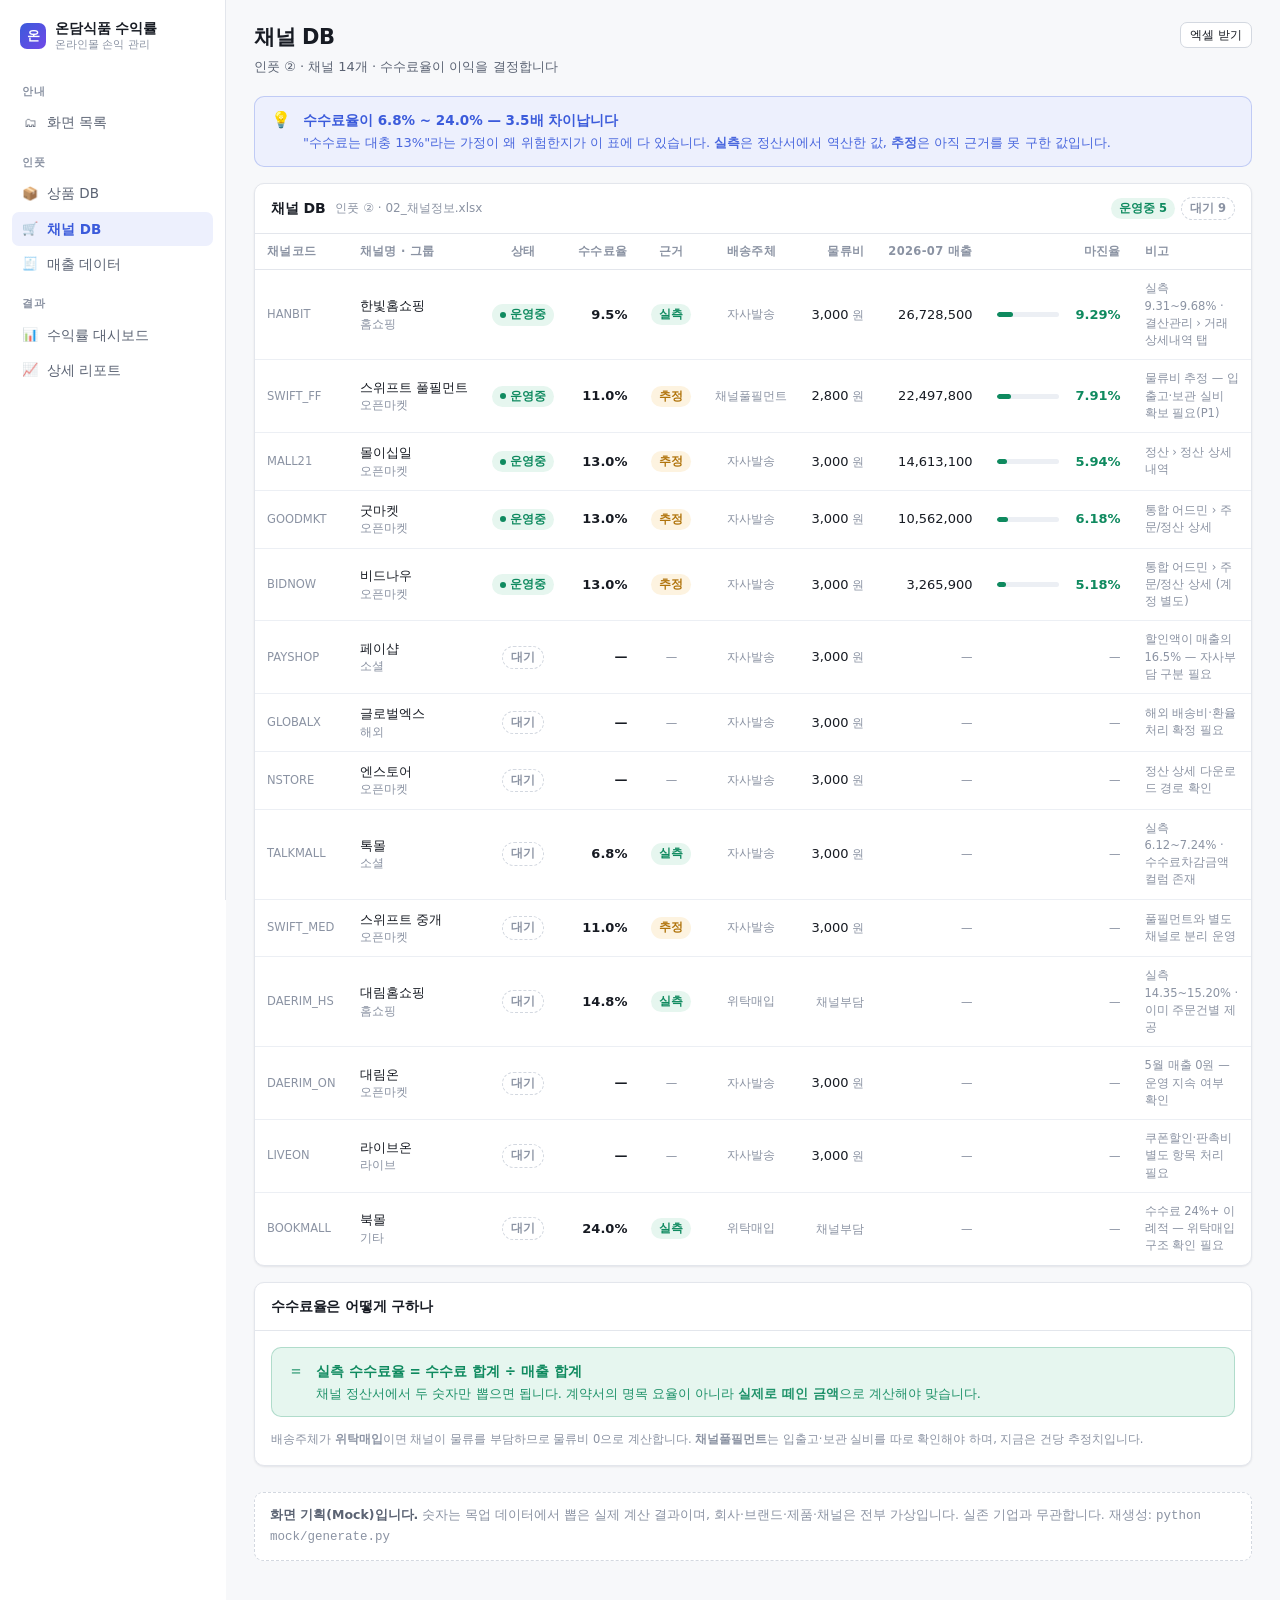
<file: mock/02-채널DB.html>
<!doctype html>
<html lang="ko">
<head>
<meta charset="utf-8">
<meta name="viewport" content="width=device-width, initial-scale=1">
<title>채널 DB · 온담식품 수익률 관리</title>
<style data-src="assets/app.css">
/* ── 온담식품 온라인 수익률 대시보드 · Mock UI ───────────────────────── */

:root {
  --bg:        #f7f8fa;
  --surface:   #ffffff;
  --surface-2: #f2f4f7;
  --border:    #e3e6ec;
  --border-2:  #d3d8e0;
  --text:      #171b23;
  --text-2:    #5b6373;
  --text-3:    #8b93a3;
  --accent:    #3b5bdb;
  --accent-bg: #edf0fd;
  --pos:       #0f8a5f;
  --pos-bg:    #e6f6ef;
  --warn:      #b0730a;
  --warn-bg:   #fdf3e0;
  --neg:       #c8382f;
  --neg-bg:    #fdeceb;
  --grid:      #eceff4;
  --shadow:    0 1px 2px rgba(16,24,40,.05), 0 1px 3px rgba(16,24,40,.04);
  --radius:    10px;
}

@media (prefers-color-scheme: dark) {
  :root:not([data-theme="light"]) {
    --bg:        #0e1116;
    --surface:   #161a21;
    --surface-2: #1d222b;
    --border:    #262c36;
    --border-2:  #343b47;
    --text:      #e7eaef;
    --text-2:    #9aa3b2;
    --text-3:    #6b7484;
    --accent:    #7b93f5;
    --accent-bg: #1b2340;
    --pos:       #46c78f;
    --pos-bg:    #10281f;
    --warn:      #e0a23c;
    --warn-bg:   #2b2114;
    --neg:       #f0736a;
    --neg-bg:    #2e1715;
    --grid:      #222833;
    --shadow:    0 1px 2px rgba(0,0,0,.3);
  }
}

:root[data-theme="dark"] {
  --bg:        #0e1116;
  --surface:   #161a21;
  --surface-2: #1d222b;
  --border:    #262c36;
  --border-2:  #343b47;
  --text:      #e7eaef;
  --text-2:    #9aa3b2;
  --text-3:    #6b7484;
  --accent:    #7b93f5;
  --accent-bg: #1b2340;
  --pos:       #46c78f;
  --pos-bg:    #10281f;
  --warn:      #e0a23c;
  --warn-bg:   #2b2114;
  --neg:       #f0736a;
  --neg-bg:    #2e1715;
  --grid:      #222833;
  --shadow:    0 1px 2px rgba(0,0,0,.3);
}

* { box-sizing: border-box; }

body {
  margin: 0;
  background: var(--bg);
  color: var(--text);
  font-family: -apple-system, BlinkMacSystemFont, "Apple SD Gothic Neo", Pretendard,
               "Noto Sans KR", "Malgun Gothic", system-ui, sans-serif;
  font-size: 14px;
  line-height: 1.5;
  -webkit-font-smoothing: antialiased;
}

.num { font-variant-numeric: tabular-nums; font-feature-settings: "tnum"; }

/* ── 레이아웃 ───────────────────────────────────────────────────────── */
.shell {
  display: flex; min-height: 100vh;
  /* 사이드바는 sticky 라 높이가 뷰포트에 묶인다. 좌측 띠를 배경으로 깔아
     문서가 길어져도 빈 곳이 생기지 않게 한다. */
  background: linear-gradient(to right, var(--surface) 0 226px, var(--bg) 226px);
}

.side {
  width: 226px; flex: 0 0 226px;
  border-right: 1px solid var(--border);
  padding: 18px 12px;
  position: sticky; top: 0; height: 100vh; overflow-y: auto;
}
.brand { display: flex; align-items: center; gap: 9px; padding: 0 8px 16px; }
.brand-mark {
  width: 26px; height: 26px; border-radius: 7px; flex: 0 0 26px;
  background: linear-gradient(135deg, var(--accent), #7048e8);
  display: grid; place-items: center; color: #fff; font-size: 13px; font-weight: 700;
}
.brand-name { font-weight: 650; font-size: 14px; letter-spacing: -.01em; }
.brand-sub  { font-size: 11px; color: var(--text-3); margin-top: -2px; }

.nav-label {
  font-size: 10.5px; font-weight: 650; letter-spacing: .07em; text-transform: uppercase;
  color: var(--text-3); padding: 14px 10px 6px;
}
.nav a {
  display: flex; align-items: center; gap: 9px;
  padding: 7px 10px; border-radius: 7px; margin-bottom: 1px;
  color: var(--text-2); text-decoration: none; font-size: 13.5px;
}
.nav a:hover { background: var(--surface-2); color: var(--text); }
.nav a.on { background: var(--accent-bg); color: var(--accent); font-weight: 600; }
.nav a .ic { width: 16px; text-align: center; font-size: 13px; opacity: .9; }
.nav a .badge {
  margin-left: auto; background: var(--neg); color: #fff;
  font-size: 10px; font-weight: 700; padding: 1px 6px; border-radius: 9px;
}

.main { flex: 1; min-width: 0; padding: 22px 28px 60px; max-width: 1440px; }

.topbar { display: flex; align-items: flex-start; gap: 16px; flex-wrap: wrap; margin-bottom: 20px; }
.topbar h1 { font-size: 21px; font-weight: 650; margin: 0 0 3px; letter-spacing: -.02em; }
.topbar .sub { color: var(--text-2); font-size: 13px; }
.topbar .right { margin-left: auto; display: flex; align-items: center; gap: 8px; }

/* ── 기본 요소 ──────────────────────────────────────────────────────── */
.card {
  background: var(--surface); border: 1px solid var(--border);
  border-radius: var(--radius); box-shadow: var(--shadow);
}
.card-hd {
  padding: 13px 16px; border-bottom: 1px solid var(--border);
  display: flex; align-items: center; gap: 10px; flex-wrap: wrap;
}
.card-hd h2 { font-size: 14px; font-weight: 650; margin: 0; letter-spacing: -.01em; }
.card-hd .note { font-size: 12px; color: var(--text-3); }
.card-hd .right { margin-left: auto; display: flex; gap: 6px; align-items: center; }
.card-bd { padding: 16px; }

.btn {
  border: 1px solid var(--border-2); background: var(--surface); color: var(--text);
  font: inherit; font-size: 13px; padding: 6px 12px; border-radius: 7px; cursor: pointer;
  display: inline-flex; align-items: center; gap: 6px;
}
.btn:hover { background: var(--surface-2); }
.btn-pri { background: var(--accent); border-color: var(--accent); color: #fff; font-weight: 600; }
.btn-pri:hover { filter: brightness(1.08); background: var(--accent); }
.btn-sm { padding: 3px 9px; font-size: 12px; }

.sel {
  border: 1px solid var(--border-2); background: var(--surface); color: var(--text);
  font: inherit; font-size: 13px; padding: 6px 10px; border-radius: 7px;
}
.inp {
  border: 1px solid var(--border-2); background: var(--surface); color: var(--text);
  font: inherit; font-size: 13px; padding: 6px 10px; border-radius: 7px; width: 100%;
}

.tag {
  display: inline-flex; align-items: center; gap: 4px;
  font-size: 11.5px; font-weight: 600; padding: 2px 8px; border-radius: 20px;
  background: var(--surface-2); color: var(--text-2); white-space: nowrap;
}
.tag.pos  { background: var(--pos-bg);  color: var(--pos); }
.tag.warn { background: var(--warn-bg); color: var(--warn); }
.tag.neg  { background: var(--neg-bg);  color: var(--neg); }
.tag.acc  { background: var(--accent-bg); color: var(--accent); }
.tag.mut  { background: transparent; color: var(--text-3); border: 1px dashed var(--border-2); }

.dot { width: 6px; height: 6px; border-radius: 50%; background: currentColor; flex: 0 0 6px; }

/* ── KPI ────────────────────────────────────────────────────────────── */
.kpis { display: grid; grid-template-columns: repeat(auto-fit, minmax(190px, 1fr)); gap: 12px; margin-bottom: 16px; }
.kpi { background: var(--surface); border: 1px solid var(--border); border-radius: var(--radius); padding: 14px 16px; box-shadow: var(--shadow); }
.kpi .k { font-size: 12px; color: var(--text-2); margin-bottom: 7px; display: flex; align-items: center; gap: 5px; }
.kpi .v { font-size: 25px; font-weight: 660; letter-spacing: -.03em; line-height: 1.15; }
.kpi .v .u { font-size: 14px; font-weight: 500; color: var(--text-2); margin-left: 2px; }
.kpi .d { font-size: 12px; margin-top: 6px; color: var(--text-3); display: flex; align-items: center; gap: 5px; }
.kpi .d b { font-weight: 650; }
.up   { color: var(--pos); }
.down { color: var(--neg); }

/* ── 테이블 ─────────────────────────────────────────────────────────── */
.tw { overflow-x: auto; }
table.t { width: 100%; border-collapse: collapse; font-size: 13px; }
table.t th {
  text-align: left; font-weight: 600; font-size: 11.5px; color: var(--text-3);
  letter-spacing: .03em; padding: 9px 12px; border-bottom: 1px solid var(--border);
  background: var(--surface); white-space: nowrap; position: sticky; top: 0;
}
table.t td { padding: 10px 12px; border-bottom: 1px solid var(--grid); vertical-align: middle; }
table.t tbody tr:last-child td { border-bottom: 0; }
table.t tbody tr:hover { background: var(--surface-2); }
table.t td.r, table.t td.c { white-space: nowrap; }
table.t .pname { white-space: nowrap; }
.nw { white-space: nowrap; }
table.t .r { text-align: right; }
table.t .c { text-align: center; }
table.t tfoot td {
  padding: 10px 12px; border-top: 1px solid var(--border-2); font-weight: 650;
  background: var(--surface-2);
}
.tr-neg  { background: var(--neg-bg)  !important; }
.tr-warn { background: var(--warn-bg) !important; }
.pname { font-weight: 550; }
.psub  { font-size: 11.5px; color: var(--text-3); }

/* 마진율 인라인 바 */
.mbar { display: flex; align-items: center; gap: 8px; justify-content: flex-end; }
.mbar .track { width: 62px; height: 5px; border-radius: 3px; background: var(--grid); position: relative; overflow: hidden; flex: 0 0 62px; }
.mbar .fill  { position: absolute; top: 0; bottom: 0; border-radius: 3px; }
.mbar .val   { min-width: 54px; text-align: right; font-weight: 600; }

/* ── 폭포(이익 구조) ─────────────────────────────────────────────────── */
.wf { display: flex; flex-direction: column; gap: 9px; }
.wf-row { display: grid; grid-template-columns: 116px 1fr 120px; align-items: center; gap: 12px; font-size: 13px; }
.wf-row .lbl { color: var(--text-2); }
.wf-row .bar { height: 22px; background: var(--grid); border-radius: 5px; position: relative; }
.wf-row .seg { position: absolute; top: 0; bottom: 0; border-radius: 5px; }
.wf-row .amt { text-align: right; font-weight: 600; }

/* ── 히트맵 ─────────────────────────────────────────────────────────── */
.hm { border-collapse: separate; border-spacing: 3px; font-size: 12px; }
.hm th { font-weight: 600; color: var(--text-2); font-size: 11.5px; padding: 4px 6px; white-space: nowrap; }
.hm th.rowh { text-align: left; max-width: 210px; overflow: hidden; text-overflow: ellipsis; }
.hm td { text-align: center; padding: 7px 4px; border-radius: 6px; font-weight: 650; min-width: 62px; font-variant-numeric: tabular-nums; }
.hm td.na { background: var(--surface-2); color: var(--text-3); font-weight: 400; }

/* ── 배너 ───────────────────────────────────────────────────────────── */
.banner {
  display: flex; gap: 12px; align-items: flex-start;
  border-radius: var(--radius); padding: 13px 16px; margin-bottom: 16px; border: 1px solid;
}
.banner .bi { font-size: 16px; line-height: 1.3; }
.banner .bt { font-weight: 650; margin-bottom: 3px; font-size: 13.5px; }
.banner .bd { font-size: 13px; opacity: .92; }
.banner .right { margin-left: auto; }
.banner.neg  { background: var(--neg-bg);  border-color: color-mix(in srgb, var(--neg) 28%, transparent);  color: var(--neg); }
.banner.warn { background: var(--warn-bg); border-color: color-mix(in srgb, var(--warn) 28%, transparent); color: var(--warn); }
.banner.acc  { background: var(--accent-bg); border-color: color-mix(in srgb, var(--accent) 25%, transparent); color: var(--accent); }
.banner.pos  { background: var(--pos-bg);  border-color: color-mix(in srgb, var(--pos) 25%, transparent);  color: var(--pos); }
.banner .bd b { font-weight: 700; }

/* ── 그리드 ─────────────────────────────────────────────────────────── */
.g2 { display: grid; grid-template-columns: 1fr 1fr; gap: 16px; }
.g3 { display: grid; grid-template-columns: repeat(3, 1fr); gap: 16px; }
.g-2-1 { display: grid; grid-template-columns: 1.65fr 1fr; gap: 16px; }
.stack { display: flex; flex-direction: column; gap: 16px; }
@media (max-width: 1080px) { .g2, .g3, .g-2-1 { grid-template-columns: 1fr; } }
@media (max-width: 860px)  { .side { display: none; } .main { padding: 18px 16px 50px; } }

/* ── 기타 ───────────────────────────────────────────────────────────── */
.filters { display: flex; gap: 8px; flex-wrap: wrap; align-items: center; margin-bottom: 14px; }
.filters .lb { font-size: 12px; color: var(--text-3); margin-right: -2px; }

.chip {
  border: 1px solid var(--border-2); background: var(--surface); border-radius: 20px;
  padding: 4px 11px; font-size: 12.5px; color: var(--text-2); cursor: pointer;
}
.chip.on { background: var(--accent); border-color: var(--accent); color: #fff; font-weight: 600; }

.field { margin-bottom: 13px; }
.field label { display: block; font-size: 12px; font-weight: 600; color: var(--text-2); margin-bottom: 5px; }
.field .hint { font-size: 11.5px; color: var(--text-3); margin-top: 4px; }

.kv { display: grid; grid-template-columns: auto 1fr; gap: 7px 16px; font-size: 13px; }
.kv dt { color: var(--text-2); }
.kv dd { margin: 0; text-align: right; font-weight: 600; }

.mock-note {
  margin-top: 26px; padding: 12px 15px; border-radius: 9px;
  border: 1px dashed var(--border-2); background: var(--surface);
  font-size: 12.5px; color: var(--text-3); line-height: 1.65;
}
.mock-note b { color: var(--text-2); }

.step { display: flex; gap: 12px; padding: 12px 0; border-bottom: 1px solid var(--grid); }
.step:last-child { border-bottom: 0; }
.step .n {
  width: 22px; height: 22px; flex: 0 0 22px; border-radius: 50%; display: grid; place-items: center;
  font-size: 11.5px; font-weight: 700; background: var(--surface-2); color: var(--text-2);
}
.step.done .n { background: var(--pos); color: #fff; }
.step.now  .n { background: var(--accent); color: #fff; }
.step .body { flex: 1; min-width: 0; }
.step .ti { font-weight: 600; font-size: 13.5px; margin-bottom: 2px; }
.step .de { font-size: 12.5px; color: var(--text-3); }

a.plain { color: var(--accent); text-decoration: none; }
a.plain:hover { text-decoration: underline; }

</style>
</head>
<body>
<div class="shell">
<aside class="side">
  <div class="brand">
    <div class="brand-mark">온</div>
    <div><div class="brand-name">온담식품 수익률</div><div class="brand-sub">온라인몰 손익 관리</div></div>
  </div>
  <div class="nav">
    <div class="nav-label">안내</div>
    <a href="index.html" class=""><span class="ic">🗂</span> 화면 목록</a>
    <div class="nav-label">인풋</div>
    <a href="01-상품DB.html" class=""><span class="ic">📦</span> 상품 DB</a>
    <a href="02-채널DB.html" class="on"><span class="ic">🛒</span> 채널 DB</a>
    <a href="03-매출데이터.html" class=""><span class="ic">🧾</span> 매출 데이터</a>
    <div class="nav-label">결과</div>
    <a href="04-대시보드.html" class=""><span class="ic">📊</span> 수익률 대시보드</a>
    <a href="05-리포트.html" class=""><span class="ic">📈</span> 상세 리포트</a>
  </div>
</aside>
<main class="main">
  <div class="topbar">
    <div><h1>채널 DB</h1><div class="sub">인풋 ② · 채널 14개 · 수수료율이 이익을 결정합니다</div></div>
    <div class="right"><button class="btn btn-sm">엑셀 받기</button></div>
  </div>

  <div class="banner acc">
    <div class="bi">💡</div>
    <div><div class="bt">수수료율이 6.8% ~ 24.0% — 3.5배 차이납니다</div>
    <div class="bd">"수수료는 대충 13%"라는 가정이 왜 위험한지가 이 표에 다 있습니다.
      <b>실측</b>은 정산서에서 역산한 값, <b>추정</b>은 아직 근거를 못 구한 값입니다.</div></div>
  </div>

  <div class="card">
    <div class="card-hd"><h2>채널 DB</h2>
      <span class="note">인풋 ② · 02_채널정보.xlsx</span>
      <div class="right"><span class="tag pos">운영중 5</span>
        <span class="tag mut">대기 9</span></div></div>
    <div class="tw"><table class="t">
      <thead><tr>
        <th>채널코드</th><th>채널명 · 그룹</th><th class="c">상태</th><th class="r">수수료율</th>
        <th class="c">근거</th><th class="c">배송주체</th><th class="r">물류비</th>
        <th class="r">2026-07 매출</th><th class="r">마진율</th><th>비고</th>
      </tr></thead>
      <tbody><tr><td class="num psub">HANBIT</td><td><div class="pname">한빛홈쇼핑</div><div class="psub">홈쇼핑</div></td><td class="c"><span class="tag pos"><span class="dot"></span>운영중</span></td><td class="r num" style="font-weight:650">9.5%</td><td class="c"><span class="tag pos">실측</span></td><td class="c psub">자사발송</td><td class="r num">3,000<span class="psub"> 원</span></td><td class="r num">26,728,500</td><td class="r"><div class="mbar"><div class="track"><div class="fill" style="left:0;width:27%;background:var(--pos)"></div></div><span class="val" style="color:var(--pos)">9.29%</span></div></td><td class="psub">실측 9.31~9.68% · 결산관리 › 거래상세내역 탭</td></tr><tr><td class="num psub">SWIFT_FF</td><td><div class="pname">스위프트 풀필먼트</div><div class="psub">오픈마켓</div></td><td class="c"><span class="tag pos"><span class="dot"></span>운영중</span></td><td class="r num" style="font-weight:650">11.0%</td><td class="c"><span class="tag warn">추정</span></td><td class="c psub">채널풀필먼트</td><td class="r num">2,800<span class="psub"> 원</span></td><td class="r num">22,497,800</td><td class="r"><div class="mbar"><div class="track"><div class="fill" style="left:0;width:23%;background:var(--pos)"></div></div><span class="val" style="color:var(--pos)">7.91%</span></div></td><td class="psub">물류비 추정 — 입출고·보관 실비 확보 필요(P1)</td></tr><tr><td class="num psub">MALL21</td><td><div class="pname">몰이십일</div><div class="psub">오픈마켓</div></td><td class="c"><span class="tag pos"><span class="dot"></span>운영중</span></td><td class="r num" style="font-weight:650">13.0%</td><td class="c"><span class="tag warn">추정</span></td><td class="c psub">자사발송</td><td class="r num">3,000<span class="psub"> 원</span></td><td class="r num">14,613,100</td><td class="r"><div class="mbar"><div class="track"><div class="fill" style="left:0;width:17%;background:var(--pos)"></div></div><span class="val" style="color:var(--pos)">5.94%</span></div></td><td class="psub">정산 › 정산 상세내역</td></tr><tr><td class="num psub">GOODMKT</td><td><div class="pname">굿마켓</div><div class="psub">오픈마켓</div></td><td class="c"><span class="tag pos"><span class="dot"></span>운영중</span></td><td class="r num" style="font-weight:650">13.0%</td><td class="c"><span class="tag warn">추정</span></td><td class="c psub">자사발송</td><td class="r num">3,000<span class="psub"> 원</span></td><td class="r num">10,562,000</td><td class="r"><div class="mbar"><div class="track"><div class="fill" style="left:0;width:18%;background:var(--pos)"></div></div><span class="val" style="color:var(--pos)">6.18%</span></div></td><td class="psub">통합 어드민 › 주문/정산 상세</td></tr><tr><td class="num psub">BIDNOW</td><td><div class="pname">비드나우</div><div class="psub">오픈마켓</div></td><td class="c"><span class="tag pos"><span class="dot"></span>운영중</span></td><td class="r num" style="font-weight:650">13.0%</td><td class="c"><span class="tag warn">추정</span></td><td class="c psub">자사발송</td><td class="r num">3,000<span class="psub"> 원</span></td><td class="r num">3,265,900</td><td class="r"><div class="mbar"><div class="track"><div class="fill" style="left:0;width:15%;background:var(--pos)"></div></div><span class="val" style="color:var(--pos)">5.18%</span></div></td><td class="psub">통합 어드민 › 주문/정산 상세 (계정 별도)</td></tr><tr><td class="num psub">PAYSHOP</td><td><div class="pname">페이샵</div><div class="psub">소셜</div></td><td class="c"><span class="tag mut">대기</span></td><td class="r num" style="font-weight:650">—</td><td class="c"><span class="psub">—</span></td><td class="c psub">자사발송</td><td class="r num">3,000<span class="psub"> 원</span></td><td class="r num"><span class=psub>—</span></td><td class="r"><span class=psub>—</span></td><td class="psub">할인액이 매출의 16.5% — 자사부담 구분 필요</td></tr><tr><td class="num psub">GLOBALX</td><td><div class="pname">글로벌엑스</div><div class="psub">해외</div></td><td class="c"><span class="tag mut">대기</span></td><td class="r num" style="font-weight:650">—</td><td class="c"><span class="psub">—</span></td><td class="c psub">자사발송</td><td class="r num">3,000<span class="psub"> 원</span></td><td class="r num"><span class=psub>—</span></td><td class="r"><span class=psub>—</span></td><td class="psub">해외 배송비·환율 처리 확정 필요</td></tr><tr><td class="num psub">NSTORE</td><td><div class="pname">엔스토어</div><div class="psub">오픈마켓</div></td><td class="c"><span class="tag mut">대기</span></td><td class="r num" style="font-weight:650">—</td><td class="c"><span class="psub">—</span></td><td class="c psub">자사발송</td><td class="r num">3,000<span class="psub"> 원</span></td><td class="r num"><span class=psub>—</span></td><td class="r"><span class=psub>—</span></td><td class="psub">정산 상세 다운로드 경로 확인</td></tr><tr><td class="num psub">TALKMALL</td><td><div class="pname">톡몰</div><div class="psub">소셜</div></td><td class="c"><span class="tag mut">대기</span></td><td class="r num" style="font-weight:650">6.8%</td><td class="c"><span class="tag pos">실측</span></td><td class="c psub">자사발송</td><td class="r num">3,000<span class="psub"> 원</span></td><td class="r num"><span class=psub>—</span></td><td class="r"><span class=psub>—</span></td><td class="psub">실측 6.12~7.24% · 수수료차감금액 컬럼 존재</td></tr><tr><td class="num psub">SWIFT_MED</td><td><div class="pname">스위프트 중개</div><div class="psub">오픈마켓</div></td><td class="c"><span class="tag mut">대기</span></td><td class="r num" style="font-weight:650">11.0%</td><td class="c"><span class="tag warn">추정</span></td><td class="c psub">자사발송</td><td class="r num">3,000<span class="psub"> 원</span></td><td class="r num"><span class=psub>—</span></td><td class="r"><span class=psub>—</span></td><td class="psub">풀필먼트와 별도 채널로 분리 운영</td></tr><tr><td class="num psub">DAERIM_HS</td><td><div class="pname">대림홈쇼핑</div><div class="psub">홈쇼핑</div></td><td class="c"><span class="tag mut">대기</span></td><td class="r num" style="font-weight:650">14.8%</td><td class="c"><span class="tag pos">실측</span></td><td class="c psub">위탁매입</td><td class="r num"><span class="psub">채널부담</span></td><td class="r num"><span class=psub>—</span></td><td class="r"><span class=psub>—</span></td><td class="psub">실측 14.35~15.20% · 이미 주문건별 제공</td></tr><tr><td class="num psub">DAERIM_ON</td><td><div class="pname">대림온</div><div class="psub">오픈마켓</div></td><td class="c"><span class="tag mut">대기</span></td><td class="r num" style="font-weight:650">—</td><td class="c"><span class="psub">—</span></td><td class="c psub">자사발송</td><td class="r num">3,000<span class="psub"> 원</span></td><td class="r num"><span class=psub>—</span></td><td class="r"><span class=psub>—</span></td><td class="psub">5월 매출 0원 — 운영 지속 여부 확인</td></tr><tr><td class="num psub">LIVEON</td><td><div class="pname">라이브온</div><div class="psub">라이브</div></td><td class="c"><span class="tag mut">대기</span></td><td class="r num" style="font-weight:650">—</td><td class="c"><span class="psub">—</span></td><td class="c psub">자사발송</td><td class="r num">3,000<span class="psub"> 원</span></td><td class="r num"><span class=psub>—</span></td><td class="r"><span class=psub>—</span></td><td class="psub">쿠폰할인·판촉비 별도 항목 처리 필요</td></tr><tr><td class="num psub">BOOKMALL</td><td><div class="pname">북몰</div><div class="psub">기타</div></td><td class="c"><span class="tag mut">대기</span></td><td class="r num" style="font-weight:650">24.0%</td><td class="c"><span class="tag pos">실측</span></td><td class="c psub">위탁매입</td><td class="r num"><span class="psub">채널부담</span></td><td class="r num"><span class=psub>—</span></td><td class="r"><span class=psub>—</span></td><td class="psub">수수료 24%+ 이례적 — 위탁매입 구조 확인 필요</td></tr></tbody>
    </table></div>
  </div>

  <div class="card" style="margin-top:16px">
    <div class="card-hd"><h2>수수료율은 어떻게 구하나</h2></div>
    <div class="card-bd">
      <div class="banner pos" style="margin:0">
        <div class="bi">＝</div>
        <div><div class="bt">실측 수수료율 = 수수료 합계 ÷ 매출 합계</div>
        <div class="bd">채널 정산서에서 두 숫자만 뽑으면 됩니다.
          계약서의 명목 요율이 아니라 <b>실제로 떼인 금액</b>으로 계산해야 맞습니다.</div></div>
      </div>
      <div style="margin-top:14px" class="psub">
        배송주체가 <b>위탁매입</b>이면 채널이 물류를 부담하므로 물류비 0으로 계산합니다.
        <b>채널풀필먼트</b>는 입출고·보관 실비를 따로 확인해야 하며, 지금은 건당 추정치입니다.
      </div>
    </div>
  </div>

  <div class="mock-note">
    <b>화면 기획(Mock)입니다.</b> 숫자는 목업 데이터에서 뽑은 실제 계산 결과이며,
    회사·브랜드·제품·채널은 전부 가상입니다. 실존 기업과 무관합니다.
    재생성: <code>python mock/generate.py</code>
  </div>
</main>
</div>
</body>
</html>
</file>
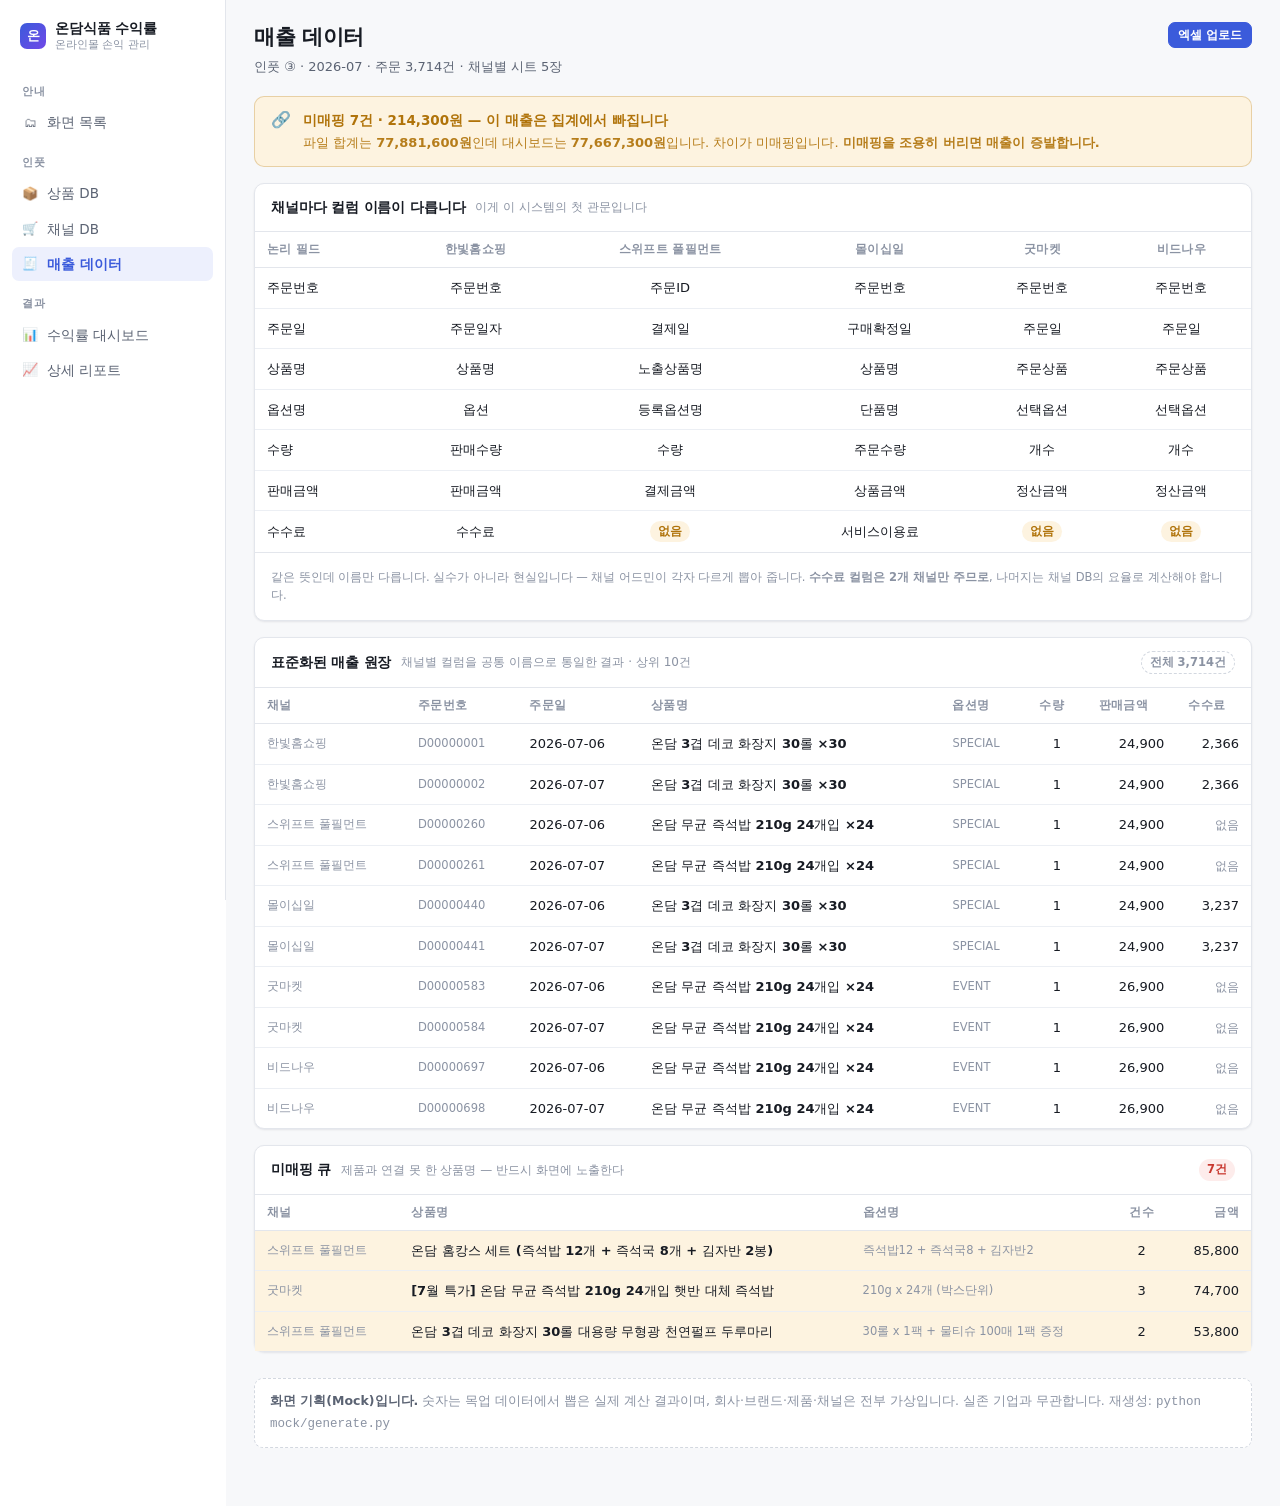
<file: mock/03-매출데이터.html>
<!doctype html>
<html lang="ko">
<head>
<meta charset="utf-8">
<meta name="viewport" content="width=device-width, initial-scale=1">
<title>매출 데이터 · 온담식품 수익률 관리</title>
<style data-src="assets/app.css">
/* ── 온담식품 온라인 수익률 대시보드 · Mock UI ───────────────────────── */

:root {
  --bg:        #f7f8fa;
  --surface:   #ffffff;
  --surface-2: #f2f4f7;
  --border:    #e3e6ec;
  --border-2:  #d3d8e0;
  --text:      #171b23;
  --text-2:    #5b6373;
  --text-3:    #8b93a3;
  --accent:    #3b5bdb;
  --accent-bg: #edf0fd;
  --pos:       #0f8a5f;
  --pos-bg:    #e6f6ef;
  --warn:      #b0730a;
  --warn-bg:   #fdf3e0;
  --neg:       #c8382f;
  --neg-bg:    #fdeceb;
  --grid:      #eceff4;
  --shadow:    0 1px 2px rgba(16,24,40,.05), 0 1px 3px rgba(16,24,40,.04);
  --radius:    10px;
}

@media (prefers-color-scheme: dark) {
  :root:not([data-theme="light"]) {
    --bg:        #0e1116;
    --surface:   #161a21;
    --surface-2: #1d222b;
    --border:    #262c36;
    --border-2:  #343b47;
    --text:      #e7eaef;
    --text-2:    #9aa3b2;
    --text-3:    #6b7484;
    --accent:    #7b93f5;
    --accent-bg: #1b2340;
    --pos:       #46c78f;
    --pos-bg:    #10281f;
    --warn:      #e0a23c;
    --warn-bg:   #2b2114;
    --neg:       #f0736a;
    --neg-bg:    #2e1715;
    --grid:      #222833;
    --shadow:    0 1px 2px rgba(0,0,0,.3);
  }
}

:root[data-theme="dark"] {
  --bg:        #0e1116;
  --surface:   #161a21;
  --surface-2: #1d222b;
  --border:    #262c36;
  --border-2:  #343b47;
  --text:      #e7eaef;
  --text-2:    #9aa3b2;
  --text-3:    #6b7484;
  --accent:    #7b93f5;
  --accent-bg: #1b2340;
  --pos:       #46c78f;
  --pos-bg:    #10281f;
  --warn:      #e0a23c;
  --warn-bg:   #2b2114;
  --neg:       #f0736a;
  --neg-bg:    #2e1715;
  --grid:      #222833;
  --shadow:    0 1px 2px rgba(0,0,0,.3);
}

* { box-sizing: border-box; }

body {
  margin: 0;
  background: var(--bg);
  color: var(--text);
  font-family: -apple-system, BlinkMacSystemFont, "Apple SD Gothic Neo", Pretendard,
               "Noto Sans KR", "Malgun Gothic", system-ui, sans-serif;
  font-size: 14px;
  line-height: 1.5;
  -webkit-font-smoothing: antialiased;
}

.num { font-variant-numeric: tabular-nums; font-feature-settings: "tnum"; }

/* ── 레이아웃 ───────────────────────────────────────────────────────── */
.shell {
  display: flex; min-height: 100vh;
  /* 사이드바는 sticky 라 높이가 뷰포트에 묶인다. 좌측 띠를 배경으로 깔아
     문서가 길어져도 빈 곳이 생기지 않게 한다. */
  background: linear-gradient(to right, var(--surface) 0 226px, var(--bg) 226px);
}

.side {
  width: 226px; flex: 0 0 226px;
  border-right: 1px solid var(--border);
  padding: 18px 12px;
  position: sticky; top: 0; height: 100vh; overflow-y: auto;
}
.brand { display: flex; align-items: center; gap: 9px; padding: 0 8px 16px; }
.brand-mark {
  width: 26px; height: 26px; border-radius: 7px; flex: 0 0 26px;
  background: linear-gradient(135deg, var(--accent), #7048e8);
  display: grid; place-items: center; color: #fff; font-size: 13px; font-weight: 700;
}
.brand-name { font-weight: 650; font-size: 14px; letter-spacing: -.01em; }
.brand-sub  { font-size: 11px; color: var(--text-3); margin-top: -2px; }

.nav-label {
  font-size: 10.5px; font-weight: 650; letter-spacing: .07em; text-transform: uppercase;
  color: var(--text-3); padding: 14px 10px 6px;
}
.nav a {
  display: flex; align-items: center; gap: 9px;
  padding: 7px 10px; border-radius: 7px; margin-bottom: 1px;
  color: var(--text-2); text-decoration: none; font-size: 13.5px;
}
.nav a:hover { background: var(--surface-2); color: var(--text); }
.nav a.on { background: var(--accent-bg); color: var(--accent); font-weight: 600; }
.nav a .ic { width: 16px; text-align: center; font-size: 13px; opacity: .9; }
.nav a .badge {
  margin-left: auto; background: var(--neg); color: #fff;
  font-size: 10px; font-weight: 700; padding: 1px 6px; border-radius: 9px;
}

.main { flex: 1; min-width: 0; padding: 22px 28px 60px; max-width: 1440px; }

.topbar { display: flex; align-items: flex-start; gap: 16px; flex-wrap: wrap; margin-bottom: 20px; }
.topbar h1 { font-size: 21px; font-weight: 650; margin: 0 0 3px; letter-spacing: -.02em; }
.topbar .sub { color: var(--text-2); font-size: 13px; }
.topbar .right { margin-left: auto; display: flex; align-items: center; gap: 8px; }

/* ── 기본 요소 ──────────────────────────────────────────────────────── */
.card {
  background: var(--surface); border: 1px solid var(--border);
  border-radius: var(--radius); box-shadow: var(--shadow);
}
.card-hd {
  padding: 13px 16px; border-bottom: 1px solid var(--border);
  display: flex; align-items: center; gap: 10px; flex-wrap: wrap;
}
.card-hd h2 { font-size: 14px; font-weight: 650; margin: 0; letter-spacing: -.01em; }
.card-hd .note { font-size: 12px; color: var(--text-3); }
.card-hd .right { margin-left: auto; display: flex; gap: 6px; align-items: center; }
.card-bd { padding: 16px; }

.btn {
  border: 1px solid var(--border-2); background: var(--surface); color: var(--text);
  font: inherit; font-size: 13px; padding: 6px 12px; border-radius: 7px; cursor: pointer;
  display: inline-flex; align-items: center; gap: 6px;
}
.btn:hover { background: var(--surface-2); }
.btn-pri { background: var(--accent); border-color: var(--accent); color: #fff; font-weight: 600; }
.btn-pri:hover { filter: brightness(1.08); background: var(--accent); }
.btn-sm { padding: 3px 9px; font-size: 12px; }

.sel {
  border: 1px solid var(--border-2); background: var(--surface); color: var(--text);
  font: inherit; font-size: 13px; padding: 6px 10px; border-radius: 7px;
}
.inp {
  border: 1px solid var(--border-2); background: var(--surface); color: var(--text);
  font: inherit; font-size: 13px; padding: 6px 10px; border-radius: 7px; width: 100%;
}

.tag {
  display: inline-flex; align-items: center; gap: 4px;
  font-size: 11.5px; font-weight: 600; padding: 2px 8px; border-radius: 20px;
  background: var(--surface-2); color: var(--text-2); white-space: nowrap;
}
.tag.pos  { background: var(--pos-bg);  color: var(--pos); }
.tag.warn { background: var(--warn-bg); color: var(--warn); }
.tag.neg  { background: var(--neg-bg);  color: var(--neg); }
.tag.acc  { background: var(--accent-bg); color: var(--accent); }
.tag.mut  { background: transparent; color: var(--text-3); border: 1px dashed var(--border-2); }

.dot { width: 6px; height: 6px; border-radius: 50%; background: currentColor; flex: 0 0 6px; }

/* ── KPI ────────────────────────────────────────────────────────────── */
.kpis { display: grid; grid-template-columns: repeat(auto-fit, minmax(190px, 1fr)); gap: 12px; margin-bottom: 16px; }
.kpi { background: var(--surface); border: 1px solid var(--border); border-radius: var(--radius); padding: 14px 16px; box-shadow: var(--shadow); }
.kpi .k { font-size: 12px; color: var(--text-2); margin-bottom: 7px; display: flex; align-items: center; gap: 5px; }
.kpi .v { font-size: 25px; font-weight: 660; letter-spacing: -.03em; line-height: 1.15; }
.kpi .v .u { font-size: 14px; font-weight: 500; color: var(--text-2); margin-left: 2px; }
.kpi .d { font-size: 12px; margin-top: 6px; color: var(--text-3); display: flex; align-items: center; gap: 5px; }
.kpi .d b { font-weight: 650; }
.up   { color: var(--pos); }
.down { color: var(--neg); }

/* ── 테이블 ─────────────────────────────────────────────────────────── */
.tw { overflow-x: auto; }
table.t { width: 100%; border-collapse: collapse; font-size: 13px; }
table.t th {
  text-align: left; font-weight: 600; font-size: 11.5px; color: var(--text-3);
  letter-spacing: .03em; padding: 9px 12px; border-bottom: 1px solid var(--border);
  background: var(--surface); white-space: nowrap; position: sticky; top: 0;
}
table.t td { padding: 10px 12px; border-bottom: 1px solid var(--grid); vertical-align: middle; }
table.t tbody tr:last-child td { border-bottom: 0; }
table.t tbody tr:hover { background: var(--surface-2); }
table.t td.r, table.t td.c { white-space: nowrap; }
table.t .pname { white-space: nowrap; }
.nw { white-space: nowrap; }
table.t .r { text-align: right; }
table.t .c { text-align: center; }
table.t tfoot td {
  padding: 10px 12px; border-top: 1px solid var(--border-2); font-weight: 650;
  background: var(--surface-2);
}
.tr-neg  { background: var(--neg-bg)  !important; }
.tr-warn { background: var(--warn-bg) !important; }
.pname { font-weight: 550; }
.psub  { font-size: 11.5px; color: var(--text-3); }

/* 마진율 인라인 바 */
.mbar { display: flex; align-items: center; gap: 8px; justify-content: flex-end; }
.mbar .track { width: 62px; height: 5px; border-radius: 3px; background: var(--grid); position: relative; overflow: hidden; flex: 0 0 62px; }
.mbar .fill  { position: absolute; top: 0; bottom: 0; border-radius: 3px; }
.mbar .val   { min-width: 54px; text-align: right; font-weight: 600; }

/* ── 폭포(이익 구조) ─────────────────────────────────────────────────── */
.wf { display: flex; flex-direction: column; gap: 9px; }
.wf-row { display: grid; grid-template-columns: 116px 1fr 120px; align-items: center; gap: 12px; font-size: 13px; }
.wf-row .lbl { color: var(--text-2); }
.wf-row .bar { height: 22px; background: var(--grid); border-radius: 5px; position: relative; }
.wf-row .seg { position: absolute; top: 0; bottom: 0; border-radius: 5px; }
.wf-row .amt { text-align: right; font-weight: 600; }

/* ── 히트맵 ─────────────────────────────────────────────────────────── */
.hm { border-collapse: separate; border-spacing: 3px; font-size: 12px; }
.hm th { font-weight: 600; color: var(--text-2); font-size: 11.5px; padding: 4px 6px; white-space: nowrap; }
.hm th.rowh { text-align: left; max-width: 210px; overflow: hidden; text-overflow: ellipsis; }
.hm td { text-align: center; padding: 7px 4px; border-radius: 6px; font-weight: 650; min-width: 62px; font-variant-numeric: tabular-nums; }
.hm td.na { background: var(--surface-2); color: var(--text-3); font-weight: 400; }

/* ── 배너 ───────────────────────────────────────────────────────────── */
.banner {
  display: flex; gap: 12px; align-items: flex-start;
  border-radius: var(--radius); padding: 13px 16px; margin-bottom: 16px; border: 1px solid;
}
.banner .bi { font-size: 16px; line-height: 1.3; }
.banner .bt { font-weight: 650; margin-bottom: 3px; font-size: 13.5px; }
.banner .bd { font-size: 13px; opacity: .92; }
.banner .right { margin-left: auto; }
.banner.neg  { background: var(--neg-bg);  border-color: color-mix(in srgb, var(--neg) 28%, transparent);  color: var(--neg); }
.banner.warn { background: var(--warn-bg); border-color: color-mix(in srgb, var(--warn) 28%, transparent); color: var(--warn); }
.banner.acc  { background: var(--accent-bg); border-color: color-mix(in srgb, var(--accent) 25%, transparent); color: var(--accent); }
.banner.pos  { background: var(--pos-bg);  border-color: color-mix(in srgb, var(--pos) 25%, transparent);  color: var(--pos); }
.banner .bd b { font-weight: 700; }

/* ── 그리드 ─────────────────────────────────────────────────────────── */
.g2 { display: grid; grid-template-columns: 1fr 1fr; gap: 16px; }
.g3 { display: grid; grid-template-columns: repeat(3, 1fr); gap: 16px; }
.g-2-1 { display: grid; grid-template-columns: 1.65fr 1fr; gap: 16px; }
.stack { display: flex; flex-direction: column; gap: 16px; }
@media (max-width: 1080px) { .g2, .g3, .g-2-1 { grid-template-columns: 1fr; } }
@media (max-width: 860px)  { .side { display: none; } .main { padding: 18px 16px 50px; } }

/* ── 기타 ───────────────────────────────────────────────────────────── */
.filters { display: flex; gap: 8px; flex-wrap: wrap; align-items: center; margin-bottom: 14px; }
.filters .lb { font-size: 12px; color: var(--text-3); margin-right: -2px; }

.chip {
  border: 1px solid var(--border-2); background: var(--surface); border-radius: 20px;
  padding: 4px 11px; font-size: 12.5px; color: var(--text-2); cursor: pointer;
}
.chip.on { background: var(--accent); border-color: var(--accent); color: #fff; font-weight: 600; }

.field { margin-bottom: 13px; }
.field label { display: block; font-size: 12px; font-weight: 600; color: var(--text-2); margin-bottom: 5px; }
.field .hint { font-size: 11.5px; color: var(--text-3); margin-top: 4px; }

.kv { display: grid; grid-template-columns: auto 1fr; gap: 7px 16px; font-size: 13px; }
.kv dt { color: var(--text-2); }
.kv dd { margin: 0; text-align: right; font-weight: 600; }

.mock-note {
  margin-top: 26px; padding: 12px 15px; border-radius: 9px;
  border: 1px dashed var(--border-2); background: var(--surface);
  font-size: 12.5px; color: var(--text-3); line-height: 1.65;
}
.mock-note b { color: var(--text-2); }

.step { display: flex; gap: 12px; padding: 12px 0; border-bottom: 1px solid var(--grid); }
.step:last-child { border-bottom: 0; }
.step .n {
  width: 22px; height: 22px; flex: 0 0 22px; border-radius: 50%; display: grid; place-items: center;
  font-size: 11.5px; font-weight: 700; background: var(--surface-2); color: var(--text-2);
}
.step.done .n { background: var(--pos); color: #fff; }
.step.now  .n { background: var(--accent); color: #fff; }
.step .body { flex: 1; min-width: 0; }
.step .ti { font-weight: 600; font-size: 13.5px; margin-bottom: 2px; }
.step .de { font-size: 12.5px; color: var(--text-3); }

a.plain { color: var(--accent); text-decoration: none; }
a.plain:hover { text-decoration: underline; }

</style>
</head>
<body>
<div class="shell">
<aside class="side">
  <div class="brand">
    <div class="brand-mark">온</div>
    <div><div class="brand-name">온담식품 수익률</div><div class="brand-sub">온라인몰 손익 관리</div></div>
  </div>
  <div class="nav">
    <div class="nav-label">안내</div>
    <a href="index.html" class=""><span class="ic">🗂</span> 화면 목록</a>
    <div class="nav-label">인풋</div>
    <a href="01-상품DB.html" class=""><span class="ic">📦</span> 상품 DB</a>
    <a href="02-채널DB.html" class=""><span class="ic">🛒</span> 채널 DB</a>
    <a href="03-매출데이터.html" class="on"><span class="ic">🧾</span> 매출 데이터</a>
    <div class="nav-label">결과</div>
    <a href="04-대시보드.html" class=""><span class="ic">📊</span> 수익률 대시보드</a>
    <a href="05-리포트.html" class=""><span class="ic">📈</span> 상세 리포트</a>
  </div>
</aside>
<main class="main">
  <div class="topbar">
    <div><h1>매출 데이터</h1><div class="sub">인풋 ③ · 2026-07 · 주문 3,714건 · 채널별 시트 5장</div></div>
    <div class="right"><button class="btn btn-pri btn-sm">엑셀 업로드</button></div>
  </div>

  <div class="banner warn">
    <div class="bi">🔗</div>
    <div><div class="bt">미매핑 7건 · 214,300원 — 이 매출은 집계에서 빠집니다</div>
    <div class="bd">파일 합계는 <b>77,881,600원</b>인데
      대시보드는 <b>77,667,300원</b>입니다. 차이가 미매핑입니다.
      <b>미매핑을 조용히 버리면 매출이 증발합니다.</b></div></div>
  </div>

  <div class="card" style="margin-bottom:16px">
    <div class="card-hd"><h2>채널마다 컬럼 이름이 다릅니다</h2>
      <span class="note">이게 이 시스템의 첫 관문입니다</span></div>
    <div class="tw"><table class="t">
      <thead><tr><th>논리 필드</th><th class="c">한빛홈쇼핑</th><th class="c">스위프트 풀필먼트</th><th class="c">몰이십일</th><th class="c">굿마켓</th><th class="c">비드나우</th></tr></thead>
      <tbody><tr><td class="pname">주문번호</td><td class="c">주문번호</td><td class="c">주문ID</td><td class="c">주문번호</td><td class="c">주문번호</td><td class="c">주문번호</td></tr><tr><td class="pname">주문일</td><td class="c">주문일자</td><td class="c">결제일</td><td class="c">구매확정일</td><td class="c">주문일</td><td class="c">주문일</td></tr><tr><td class="pname">상품명</td><td class="c">상품명</td><td class="c">노출상품명</td><td class="c">상품명</td><td class="c">주문상품</td><td class="c">주문상품</td></tr><tr><td class="pname">옵션명</td><td class="c">옵션</td><td class="c">등록옵션명</td><td class="c">단품명</td><td class="c">선택옵션</td><td class="c">선택옵션</td></tr><tr><td class="pname">수량</td><td class="c">판매수량</td><td class="c">수량</td><td class="c">주문수량</td><td class="c">개수</td><td class="c">개수</td></tr><tr><td class="pname">판매금액</td><td class="c">판매금액</td><td class="c">결제금액</td><td class="c">상품금액</td><td class="c">정산금액</td><td class="c">정산금액</td></tr><tr><td class="pname">수수료</td><td class="c">수수료</td><td class="c"><span class="tag warn">없음</span></td><td class="c">서비스이용료</td><td class="c"><span class="tag warn">없음</span></td><td class="c"><span class="tag warn">없음</span></td></tr></tbody>
    </table></div>
    <div class="card-bd" style="border-top:1px solid var(--border)">
      <div class="psub">같은 뜻인데 이름만 다릅니다. 실수가 아니라 현실입니다 —
        채널 어드민이 각자 다르게 뽑아 줍니다.
        <b>수수료 컬럼은 2개 채널만 주므로</b>, 나머지는 채널 DB의 요율로 계산해야 합니다.</div>
    </div>
  </div>

  <div class="card" style="margin-bottom:16px">
    <div class="card-hd"><h2>표준화된 매출 원장</h2>
      <span class="note">채널별 컬럼을 공통 이름으로 통일한 결과 · 상위 10건</span>
      <div class="right"><span class="tag mut">전체 3,714건</span></div></div>
    <div class="tw"><table class="t">
      <thead><tr><th>채널</th><th>주문번호</th><th>주문일</th><th>상품명</th><th>옵션명</th><th>수량</th><th>판매금액</th><th>수수료</th></tr></thead><tbody><tr><td class="psub nw">한빛홈쇼핑</td><td class="num psub">D00000001</td><td class="num">2026-07-06</td><td class="pname">온담 3겹 데코 화장지 30롤 ×30</td><td class="psub">SPECIAL</td><td class="c num">1</td><td class="r num">24,900</td><td class="r num">2,366</td></tr><tr><td class="psub nw">한빛홈쇼핑</td><td class="num psub">D00000002</td><td class="num">2026-07-07</td><td class="pname">온담 3겹 데코 화장지 30롤 ×30</td><td class="psub">SPECIAL</td><td class="c num">1</td><td class="r num">24,900</td><td class="r num">2,366</td></tr><tr><td class="psub nw">스위프트 풀필먼트</td><td class="num psub">D00000260</td><td class="num">2026-07-06</td><td class="pname">온담 무균 즉석밥 210g 24개입 ×24</td><td class="psub">SPECIAL</td><td class="c num">1</td><td class="r num">24,900</td><td class="r num"><span class="psub">없음</span></td></tr><tr><td class="psub nw">스위프트 풀필먼트</td><td class="num psub">D00000261</td><td class="num">2026-07-07</td><td class="pname">온담 무균 즉석밥 210g 24개입 ×24</td><td class="psub">SPECIAL</td><td class="c num">1</td><td class="r num">24,900</td><td class="r num"><span class="psub">없음</span></td></tr><tr><td class="psub nw">몰이십일</td><td class="num psub">D00000440</td><td class="num">2026-07-06</td><td class="pname">온담 3겹 데코 화장지 30롤 ×30</td><td class="psub">SPECIAL</td><td class="c num">1</td><td class="r num">24,900</td><td class="r num">3,237</td></tr><tr><td class="psub nw">몰이십일</td><td class="num psub">D00000441</td><td class="num">2026-07-07</td><td class="pname">온담 3겹 데코 화장지 30롤 ×30</td><td class="psub">SPECIAL</td><td class="c num">1</td><td class="r num">24,900</td><td class="r num">3,237</td></tr><tr><td class="psub nw">굿마켓</td><td class="num psub">D00000583</td><td class="num">2026-07-06</td><td class="pname">온담 무균 즉석밥 210g 24개입 ×24</td><td class="psub">EVENT</td><td class="c num">1</td><td class="r num">26,900</td><td class="r num"><span class="psub">없음</span></td></tr><tr><td class="psub nw">굿마켓</td><td class="num psub">D00000584</td><td class="num">2026-07-07</td><td class="pname">온담 무균 즉석밥 210g 24개입 ×24</td><td class="psub">EVENT</td><td class="c num">1</td><td class="r num">26,900</td><td class="r num"><span class="psub">없음</span></td></tr><tr><td class="psub nw">비드나우</td><td class="num psub">D00000697</td><td class="num">2026-07-06</td><td class="pname">온담 무균 즉석밥 210g 24개입 ×24</td><td class="psub">EVENT</td><td class="c num">1</td><td class="r num">26,900</td><td class="r num"><span class="psub">없음</span></td></tr><tr><td class="psub nw">비드나우</td><td class="num psub">D00000698</td><td class="num">2026-07-07</td><td class="pname">온담 무균 즉석밥 210g 24개입 ×24</td><td class="psub">EVENT</td><td class="c num">1</td><td class="r num">26,900</td><td class="r num"><span class="psub">없음</span></td></tr></tbody>
    </table></div>
  </div>

  <div class="card">
    <div class="card-hd"><h2>미매핑 큐</h2>
      <span class="note">제품과 연결 못 한 상품명 — 반드시 화면에 노출한다</span>
      <div class="right"><span class="tag neg">7건</span></div></div>
    <div class="tw"><table class="t">
      <thead><tr><th>채널</th><th>상품명</th><th>옵션명</th><th class="c">건수</th>
        <th class="r">금액</th></tr></thead>
      <tbody><tr class="tr-warn"><td class="psub nw">스위프트 풀필먼트</td><td class="pname">온담 홈캉스 세트 (즉석밥 12개 + 즉석국 8개 + 김자반 2봉)</td><td class="psub">즉석밥12 + 즉석국8 + 김자반2</td><td class="c num">2</td><td class="r num">85,800</td></tr><tr class="tr-warn"><td class="psub nw">굿마켓</td><td class="pname">[7월 특가] 온담 무균 즉석밥 210g 24개입 햇반 대체 즉석밥</td><td class="psub">210g x 24개 (박스단위)</td><td class="c num">3</td><td class="r num">74,700</td></tr><tr class="tr-warn"><td class="psub nw">스위프트 풀필먼트</td><td class="pname">온담 3겹 데코 화장지 30롤 대용량 무형광 천연펄프 두루마리</td><td class="psub">30롤 x 1팩 + 물티슈 100매 1팩 증정</td><td class="c num">2</td><td class="r num">53,800</td></tr></tbody>
    </table></div>
  </div>

  <div class="mock-note">
    <b>화면 기획(Mock)입니다.</b> 숫자는 목업 데이터에서 뽑은 실제 계산 결과이며,
    회사·브랜드·제품·채널은 전부 가상입니다. 실존 기업과 무관합니다.
    재생성: <code>python mock/generate.py</code>
  </div>
</main>
</div>
</body>
</html>
</file>
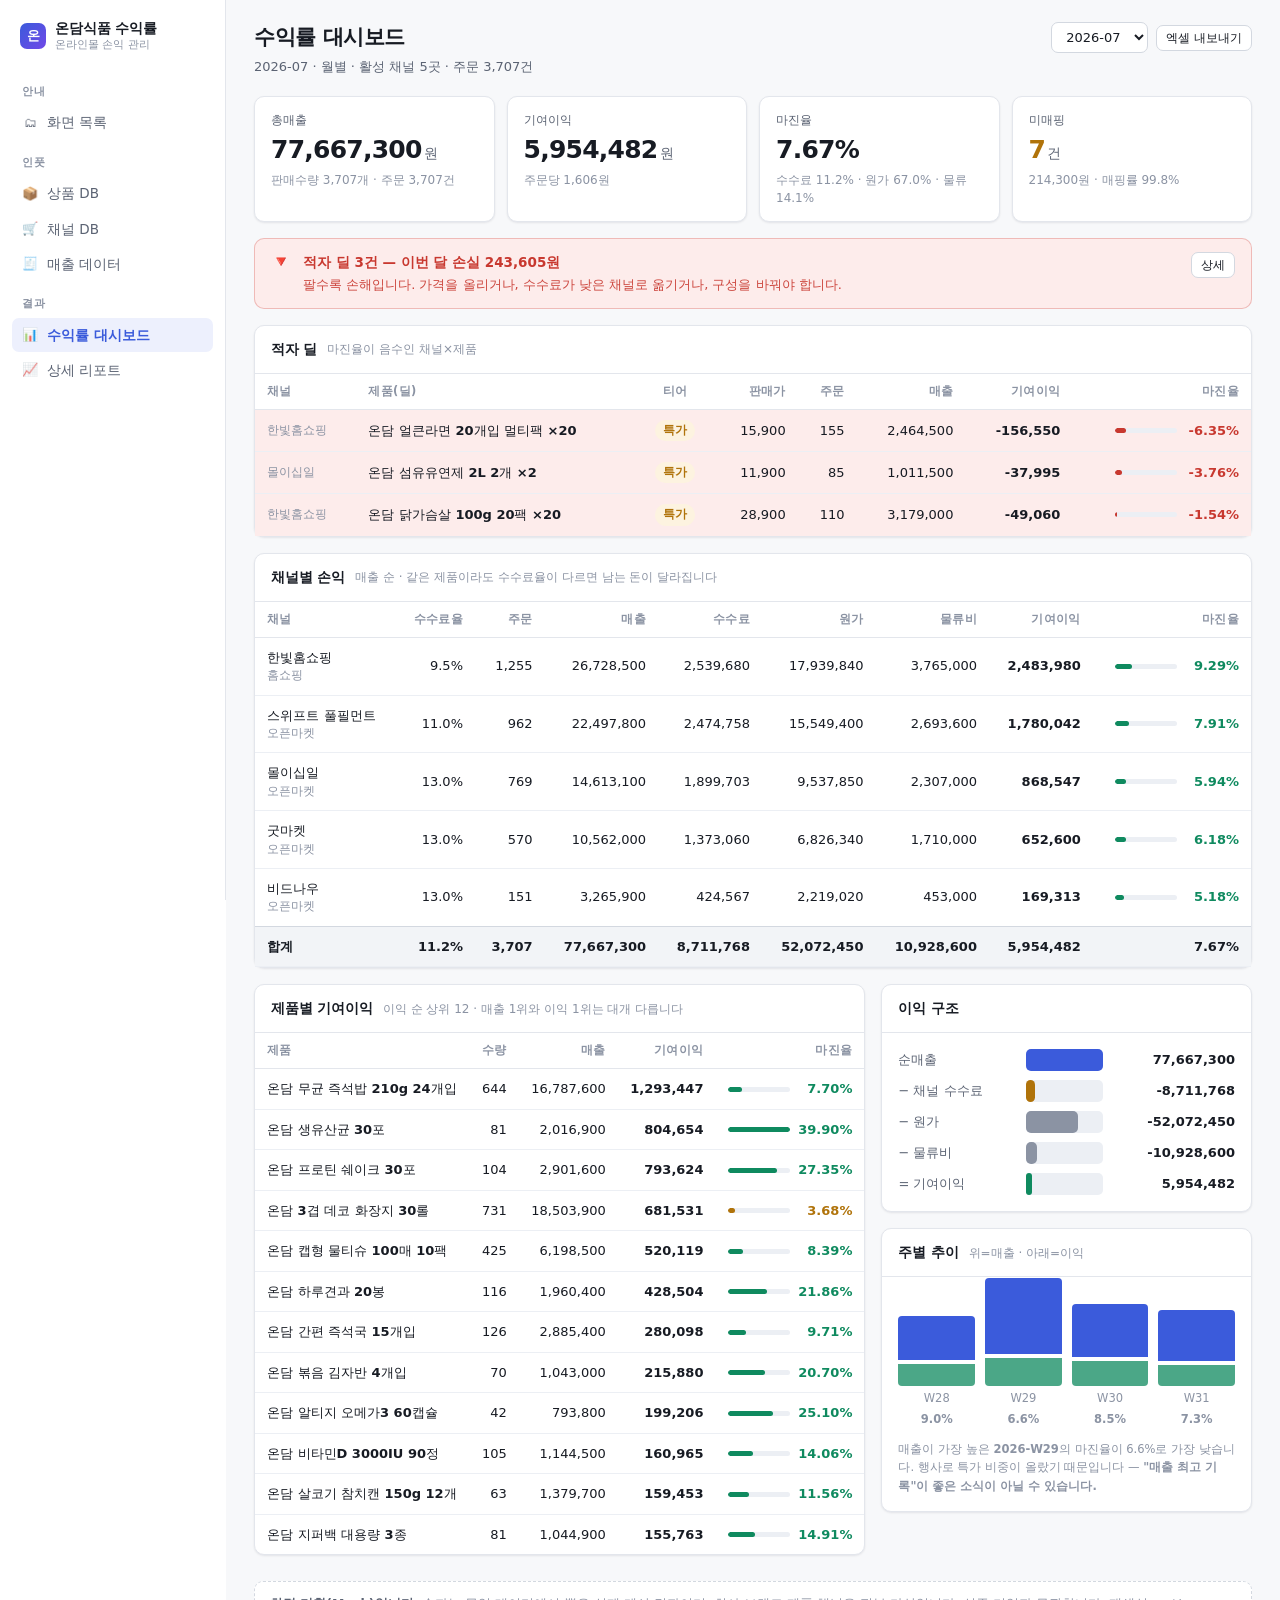
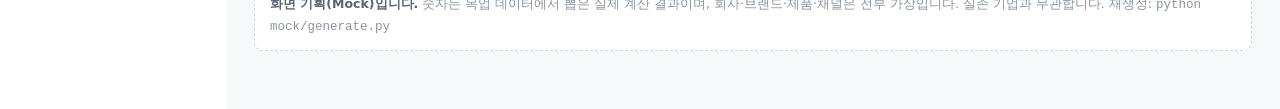
<file: mock/04-대시보드.html>
<!doctype html>
<html lang="ko">
<head>
<meta charset="utf-8">
<meta name="viewport" content="width=device-width, initial-scale=1">
<title>수익률 대시보드 · 온담식품 수익률 관리</title>
<style data-src="assets/app.css">
/* ── 온담식품 온라인 수익률 대시보드 · Mock UI ───────────────────────── */

:root {
  --bg:        #f7f8fa;
  --surface:   #ffffff;
  --surface-2: #f2f4f7;
  --border:    #e3e6ec;
  --border-2:  #d3d8e0;
  --text:      #171b23;
  --text-2:    #5b6373;
  --text-3:    #8b93a3;
  --accent:    #3b5bdb;
  --accent-bg: #edf0fd;
  --pos:       #0f8a5f;
  --pos-bg:    #e6f6ef;
  --warn:      #b0730a;
  --warn-bg:   #fdf3e0;
  --neg:       #c8382f;
  --neg-bg:    #fdeceb;
  --grid:      #eceff4;
  --shadow:    0 1px 2px rgba(16,24,40,.05), 0 1px 3px rgba(16,24,40,.04);
  --radius:    10px;
}

@media (prefers-color-scheme: dark) {
  :root:not([data-theme="light"]) {
    --bg:        #0e1116;
    --surface:   #161a21;
    --surface-2: #1d222b;
    --border:    #262c36;
    --border-2:  #343b47;
    --text:      #e7eaef;
    --text-2:    #9aa3b2;
    --text-3:    #6b7484;
    --accent:    #7b93f5;
    --accent-bg: #1b2340;
    --pos:       #46c78f;
    --pos-bg:    #10281f;
    --warn:      #e0a23c;
    --warn-bg:   #2b2114;
    --neg:       #f0736a;
    --neg-bg:    #2e1715;
    --grid:      #222833;
    --shadow:    0 1px 2px rgba(0,0,0,.3);
  }
}

:root[data-theme="dark"] {
  --bg:        #0e1116;
  --surface:   #161a21;
  --surface-2: #1d222b;
  --border:    #262c36;
  --border-2:  #343b47;
  --text:      #e7eaef;
  --text-2:    #9aa3b2;
  --text-3:    #6b7484;
  --accent:    #7b93f5;
  --accent-bg: #1b2340;
  --pos:       #46c78f;
  --pos-bg:    #10281f;
  --warn:      #e0a23c;
  --warn-bg:   #2b2114;
  --neg:       #f0736a;
  --neg-bg:    #2e1715;
  --grid:      #222833;
  --shadow:    0 1px 2px rgba(0,0,0,.3);
}

* { box-sizing: border-box; }

body {
  margin: 0;
  background: var(--bg);
  color: var(--text);
  font-family: -apple-system, BlinkMacSystemFont, "Apple SD Gothic Neo", Pretendard,
               "Noto Sans KR", "Malgun Gothic", system-ui, sans-serif;
  font-size: 14px;
  line-height: 1.5;
  -webkit-font-smoothing: antialiased;
}

.num { font-variant-numeric: tabular-nums; font-feature-settings: "tnum"; }

/* ── 레이아웃 ───────────────────────────────────────────────────────── */
.shell {
  display: flex; min-height: 100vh;
  /* 사이드바는 sticky 라 높이가 뷰포트에 묶인다. 좌측 띠를 배경으로 깔아
     문서가 길어져도 빈 곳이 생기지 않게 한다. */
  background: linear-gradient(to right, var(--surface) 0 226px, var(--bg) 226px);
}

.side {
  width: 226px; flex: 0 0 226px;
  border-right: 1px solid var(--border);
  padding: 18px 12px;
  position: sticky; top: 0; height: 100vh; overflow-y: auto;
}
.brand { display: flex; align-items: center; gap: 9px; padding: 0 8px 16px; }
.brand-mark {
  width: 26px; height: 26px; border-radius: 7px; flex: 0 0 26px;
  background: linear-gradient(135deg, var(--accent), #7048e8);
  display: grid; place-items: center; color: #fff; font-size: 13px; font-weight: 700;
}
.brand-name { font-weight: 650; font-size: 14px; letter-spacing: -.01em; }
.brand-sub  { font-size: 11px; color: var(--text-3); margin-top: -2px; }

.nav-label {
  font-size: 10.5px; font-weight: 650; letter-spacing: .07em; text-transform: uppercase;
  color: var(--text-3); padding: 14px 10px 6px;
}
.nav a {
  display: flex; align-items: center; gap: 9px;
  padding: 7px 10px; border-radius: 7px; margin-bottom: 1px;
  color: var(--text-2); text-decoration: none; font-size: 13.5px;
}
.nav a:hover { background: var(--surface-2); color: var(--text); }
.nav a.on { background: var(--accent-bg); color: var(--accent); font-weight: 600; }
.nav a .ic { width: 16px; text-align: center; font-size: 13px; opacity: .9; }
.nav a .badge {
  margin-left: auto; background: var(--neg); color: #fff;
  font-size: 10px; font-weight: 700; padding: 1px 6px; border-radius: 9px;
}

.main { flex: 1; min-width: 0; padding: 22px 28px 60px; max-width: 1440px; }

.topbar { display: flex; align-items: flex-start; gap: 16px; flex-wrap: wrap; margin-bottom: 20px; }
.topbar h1 { font-size: 21px; font-weight: 650; margin: 0 0 3px; letter-spacing: -.02em; }
.topbar .sub { color: var(--text-2); font-size: 13px; }
.topbar .right { margin-left: auto; display: flex; align-items: center; gap: 8px; }

/* ── 기본 요소 ──────────────────────────────────────────────────────── */
.card {
  background: var(--surface); border: 1px solid var(--border);
  border-radius: var(--radius); box-shadow: var(--shadow);
}
.card-hd {
  padding: 13px 16px; border-bottom: 1px solid var(--border);
  display: flex; align-items: center; gap: 10px; flex-wrap: wrap;
}
.card-hd h2 { font-size: 14px; font-weight: 650; margin: 0; letter-spacing: -.01em; }
.card-hd .note { font-size: 12px; color: var(--text-3); }
.card-hd .right { margin-left: auto; display: flex; gap: 6px; align-items: center; }
.card-bd { padding: 16px; }

.btn {
  border: 1px solid var(--border-2); background: var(--surface); color: var(--text);
  font: inherit; font-size: 13px; padding: 6px 12px; border-radius: 7px; cursor: pointer;
  display: inline-flex; align-items: center; gap: 6px;
}
.btn:hover { background: var(--surface-2); }
.btn-pri { background: var(--accent); border-color: var(--accent); color: #fff; font-weight: 600; }
.btn-pri:hover { filter: brightness(1.08); background: var(--accent); }
.btn-sm { padding: 3px 9px; font-size: 12px; }

.sel {
  border: 1px solid var(--border-2); background: var(--surface); color: var(--text);
  font: inherit; font-size: 13px; padding: 6px 10px; border-radius: 7px;
}
.inp {
  border: 1px solid var(--border-2); background: var(--surface); color: var(--text);
  font: inherit; font-size: 13px; padding: 6px 10px; border-radius: 7px; width: 100%;
}

.tag {
  display: inline-flex; align-items: center; gap: 4px;
  font-size: 11.5px; font-weight: 600; padding: 2px 8px; border-radius: 20px;
  background: var(--surface-2); color: var(--text-2); white-space: nowrap;
}
.tag.pos  { background: var(--pos-bg);  color: var(--pos); }
.tag.warn { background: var(--warn-bg); color: var(--warn); }
.tag.neg  { background: var(--neg-bg);  color: var(--neg); }
.tag.acc  { background: var(--accent-bg); color: var(--accent); }
.tag.mut  { background: transparent; color: var(--text-3); border: 1px dashed var(--border-2); }

.dot { width: 6px; height: 6px; border-radius: 50%; background: currentColor; flex: 0 0 6px; }

/* ── KPI ────────────────────────────────────────────────────────────── */
.kpis { display: grid; grid-template-columns: repeat(auto-fit, minmax(190px, 1fr)); gap: 12px; margin-bottom: 16px; }
.kpi { background: var(--surface); border: 1px solid var(--border); border-radius: var(--radius); padding: 14px 16px; box-shadow: var(--shadow); }
.kpi .k { font-size: 12px; color: var(--text-2); margin-bottom: 7px; display: flex; align-items: center; gap: 5px; }
.kpi .v { font-size: 25px; font-weight: 660; letter-spacing: -.03em; line-height: 1.15; }
.kpi .v .u { font-size: 14px; font-weight: 500; color: var(--text-2); margin-left: 2px; }
.kpi .d { font-size: 12px; margin-top: 6px; color: var(--text-3); display: flex; align-items: center; gap: 5px; }
.kpi .d b { font-weight: 650; }
.up   { color: var(--pos); }
.down { color: var(--neg); }

/* ── 테이블 ─────────────────────────────────────────────────────────── */
.tw { overflow-x: auto; }
table.t { width: 100%; border-collapse: collapse; font-size: 13px; }
table.t th {
  text-align: left; font-weight: 600; font-size: 11.5px; color: var(--text-3);
  letter-spacing: .03em; padding: 9px 12px; border-bottom: 1px solid var(--border);
  background: var(--surface); white-space: nowrap; position: sticky; top: 0;
}
table.t td { padding: 10px 12px; border-bottom: 1px solid var(--grid); vertical-align: middle; }
table.t tbody tr:last-child td { border-bottom: 0; }
table.t tbody tr:hover { background: var(--surface-2); }
table.t td.r, table.t td.c { white-space: nowrap; }
table.t .pname { white-space: nowrap; }
.nw { white-space: nowrap; }
table.t .r { text-align: right; }
table.t .c { text-align: center; }
table.t tfoot td {
  padding: 10px 12px; border-top: 1px solid var(--border-2); font-weight: 650;
  background: var(--surface-2);
}
.tr-neg  { background: var(--neg-bg)  !important; }
.tr-warn { background: var(--warn-bg) !important; }
.pname { font-weight: 550; }
.psub  { font-size: 11.5px; color: var(--text-3); }

/* 마진율 인라인 바 */
.mbar { display: flex; align-items: center; gap: 8px; justify-content: flex-end; }
.mbar .track { width: 62px; height: 5px; border-radius: 3px; background: var(--grid); position: relative; overflow: hidden; flex: 0 0 62px; }
.mbar .fill  { position: absolute; top: 0; bottom: 0; border-radius: 3px; }
.mbar .val   { min-width: 54px; text-align: right; font-weight: 600; }

/* ── 폭포(이익 구조) ─────────────────────────────────────────────────── */
.wf { display: flex; flex-direction: column; gap: 9px; }
.wf-row { display: grid; grid-template-columns: 116px 1fr 120px; align-items: center; gap: 12px; font-size: 13px; }
.wf-row .lbl { color: var(--text-2); }
.wf-row .bar { height: 22px; background: var(--grid); border-radius: 5px; position: relative; }
.wf-row .seg { position: absolute; top: 0; bottom: 0; border-radius: 5px; }
.wf-row .amt { text-align: right; font-weight: 600; }

/* ── 히트맵 ─────────────────────────────────────────────────────────── */
.hm { border-collapse: separate; border-spacing: 3px; font-size: 12px; }
.hm th { font-weight: 600; color: var(--text-2); font-size: 11.5px; padding: 4px 6px; white-space: nowrap; }
.hm th.rowh { text-align: left; max-width: 210px; overflow: hidden; text-overflow: ellipsis; }
.hm td { text-align: center; padding: 7px 4px; border-radius: 6px; font-weight: 650; min-width: 62px; font-variant-numeric: tabular-nums; }
.hm td.na { background: var(--surface-2); color: var(--text-3); font-weight: 400; }

/* ── 배너 ───────────────────────────────────────────────────────────── */
.banner {
  display: flex; gap: 12px; align-items: flex-start;
  border-radius: var(--radius); padding: 13px 16px; margin-bottom: 16px; border: 1px solid;
}
.banner .bi { font-size: 16px; line-height: 1.3; }
.banner .bt { font-weight: 650; margin-bottom: 3px; font-size: 13.5px; }
.banner .bd { font-size: 13px; opacity: .92; }
.banner .right { margin-left: auto; }
.banner.neg  { background: var(--neg-bg);  border-color: color-mix(in srgb, var(--neg) 28%, transparent);  color: var(--neg); }
.banner.warn { background: var(--warn-bg); border-color: color-mix(in srgb, var(--warn) 28%, transparent); color: var(--warn); }
.banner.acc  { background: var(--accent-bg); border-color: color-mix(in srgb, var(--accent) 25%, transparent); color: var(--accent); }
.banner.pos  { background: var(--pos-bg);  border-color: color-mix(in srgb, var(--pos) 25%, transparent);  color: var(--pos); }
.banner .bd b { font-weight: 700; }

/* ── 그리드 ─────────────────────────────────────────────────────────── */
.g2 { display: grid; grid-template-columns: 1fr 1fr; gap: 16px; }
.g3 { display: grid; grid-template-columns: repeat(3, 1fr); gap: 16px; }
.g-2-1 { display: grid; grid-template-columns: 1.65fr 1fr; gap: 16px; }
.stack { display: flex; flex-direction: column; gap: 16px; }
@media (max-width: 1080px) { .g2, .g3, .g-2-1 { grid-template-columns: 1fr; } }
@media (max-width: 860px)  { .side { display: none; } .main { padding: 18px 16px 50px; } }

/* ── 기타 ───────────────────────────────────────────────────────────── */
.filters { display: flex; gap: 8px; flex-wrap: wrap; align-items: center; margin-bottom: 14px; }
.filters .lb { font-size: 12px; color: var(--text-3); margin-right: -2px; }

.chip {
  border: 1px solid var(--border-2); background: var(--surface); border-radius: 20px;
  padding: 4px 11px; font-size: 12.5px; color: var(--text-2); cursor: pointer;
}
.chip.on { background: var(--accent); border-color: var(--accent); color: #fff; font-weight: 600; }

.field { margin-bottom: 13px; }
.field label { display: block; font-size: 12px; font-weight: 600; color: var(--text-2); margin-bottom: 5px; }
.field .hint { font-size: 11.5px; color: var(--text-3); margin-top: 4px; }

.kv { display: grid; grid-template-columns: auto 1fr; gap: 7px 16px; font-size: 13px; }
.kv dt { color: var(--text-2); }
.kv dd { margin: 0; text-align: right; font-weight: 600; }

.mock-note {
  margin-top: 26px; padding: 12px 15px; border-radius: 9px;
  border: 1px dashed var(--border-2); background: var(--surface);
  font-size: 12.5px; color: var(--text-3); line-height: 1.65;
}
.mock-note b { color: var(--text-2); }

.step { display: flex; gap: 12px; padding: 12px 0; border-bottom: 1px solid var(--grid); }
.step:last-child { border-bottom: 0; }
.step .n {
  width: 22px; height: 22px; flex: 0 0 22px; border-radius: 50%; display: grid; place-items: center;
  font-size: 11.5px; font-weight: 700; background: var(--surface-2); color: var(--text-2);
}
.step.done .n { background: var(--pos); color: #fff; }
.step.now  .n { background: var(--accent); color: #fff; }
.step .body { flex: 1; min-width: 0; }
.step .ti { font-weight: 600; font-size: 13.5px; margin-bottom: 2px; }
.step .de { font-size: 12.5px; color: var(--text-3); }

a.plain { color: var(--accent); text-decoration: none; }
a.plain:hover { text-decoration: underline; }

</style>
</head>
<body>
<div class="shell">
<aside class="side">
  <div class="brand">
    <div class="brand-mark">온</div>
    <div><div class="brand-name">온담식품 수익률</div><div class="brand-sub">온라인몰 손익 관리</div></div>
  </div>
  <div class="nav">
    <div class="nav-label">안내</div>
    <a href="index.html" class=""><span class="ic">🗂</span> 화면 목록</a>
    <div class="nav-label">인풋</div>
    <a href="01-상품DB.html" class=""><span class="ic">📦</span> 상품 DB</a>
    <a href="02-채널DB.html" class=""><span class="ic">🛒</span> 채널 DB</a>
    <a href="03-매출데이터.html" class=""><span class="ic">🧾</span> 매출 데이터</a>
    <div class="nav-label">결과</div>
    <a href="04-대시보드.html" class="on"><span class="ic">📊</span> 수익률 대시보드</a>
    <a href="05-리포트.html" class=""><span class="ic">📈</span> 상세 리포트</a>
  </div>
</aside>
<main class="main">
  <div class="topbar">
    <div><h1>수익률 대시보드</h1><div class="sub">2026-07 · 월별 · 활성 채널 5곳 · 주문 3,707건</div></div>
    <div class="right"><select class="sel"><option>2026-07</option></select><button class="btn btn-sm">엑셀 내보내기</button></div>
  </div>

  <div class="kpis">
    <div class="kpi"><div class="k">총매출</div>
      <div class="v num">77,667,300<span class="u">원</span></div>
      <div class="d">판매수량 3,707개 · 주문 3,707건</div></div>
    <div class="kpi"><div class="k">기여이익</div>
      <div class="v num pos">5,954,482<span class="u">원</span></div>
      <div class="d">주문당 1,606원</div></div>
    <div class="kpi"><div class="k">마진율</div>
      <div class="v num pos">7.67%</div>
      <div class="d">수수료 11.2% · 원가 67.0%
        · 물류 14.1%</div></div>
    <div class="kpi"><div class="k">미매핑</div>
      <div class="v num warn" style="color:var(--warn)">7<span class="u">건</span></div>
      <div class="d">214,300원 · 매핑률 99.8%</div></div>
  </div>

  <div class="banner neg">
    <div class="bi">🔻</div>
    <div><div class="bt">적자 딜 3건 — 이번 달 손실 243,605원</div>
    <div class="bd">팔수록 손해입니다. 가격을 올리거나, 수수료가 낮은 채널로 옮기거나, 구성을 바꿔야 합니다.</div></div>
    <div class="right"><button class="btn btn-sm">상세</button></div>
  </div>

  <div class="card" style="margin-bottom:16px">
    <div class="card-hd"><h2>적자 딜</h2><span class="note">마진율이 음수인 채널×제품</span></div>
    <div class="tw"><table class="t">
      <thead><tr><th>채널</th><th>제품(딜)</th><th class="c">티어</th><th class="r">판매가</th>
        <th class="r">주문</th><th class="r">매출</th><th class="r">기여이익</th>
        <th class="r">마진율</th></tr></thead>
      <tbody><tr class="tr-neg"><td class="psub nw">한빛홈쇼핑</td><td class="pname">온담 얼큰라면 20개입 멀티팩 ×20</td><td class="c"><span class="tag warn">특가</span></td><td class="r num">15,900</td><td class="r num">155</td><td class="r num">2,464,500</td><td class="r num neg" style="font-weight:650">-156,550</td><td class="r"><div class="mbar"><div class="track"><div class="fill" style="left:0;width:18%;background:var(--neg)"></div></div><span class="val" style="color:var(--neg)">-6.35%</span></div></td></tr><tr class="tr-neg"><td class="psub nw">몰이십일</td><td class="pname">온담 섬유유연제 2L 2개 ×2</td><td class="c"><span class="tag warn">특가</span></td><td class="r num">11,900</td><td class="r num">85</td><td class="r num">1,011,500</td><td class="r num neg" style="font-weight:650">-37,995</td><td class="r"><div class="mbar"><div class="track"><div class="fill" style="left:0;width:11%;background:var(--neg)"></div></div><span class="val" style="color:var(--neg)">-3.76%</span></div></td></tr><tr class="tr-neg"><td class="psub nw">한빛홈쇼핑</td><td class="pname">온담 닭가슴살 100g 20팩 ×20</td><td class="c"><span class="tag warn">특가</span></td><td class="r num">28,900</td><td class="r num">110</td><td class="r num">3,179,000</td><td class="r num neg" style="font-weight:650">-49,060</td><td class="r"><div class="mbar"><div class="track"><div class="fill" style="left:0;width:4%;background:var(--neg)"></div></div><span class="val" style="color:var(--neg)">-1.54%</span></div></td></tr></tbody></table></div>
  </div>

  <div class="card" style="margin-bottom:16px">
    <div class="card-hd"><h2>채널별 손익</h2>
      <span class="note">매출 순 · 같은 제품이라도 수수료율이 다르면 남는 돈이 달라집니다</span></div>
    <div class="tw"><table class="t">
      <thead><tr><th>채널</th><th class="r">수수료율</th><th class="r">주문</th><th class="r">매출</th>
        <th class="r">수수료</th><th class="r">원가</th><th class="r">물류비</th>
        <th class="r">기여이익</th><th class="r">마진율</th></tr></thead>
      <tbody><tr><td><div class="pname">한빛홈쇼핑</div><div class="psub">홈쇼핑</div></td><td class="r num">9.5%</td><td class="r num">1,255</td><td class="r num">26,728,500</td><td class="r num">2,539,680</td><td class="r num">17,939,840</td><td class="r num">3,765,000</td><td class="r num" style="font-weight:650">2,483,980</td><td class="r"><div class="mbar"><div class="track"><div class="fill" style="left:0;width:27%;background:var(--pos)"></div></div><span class="val" style="color:var(--pos)">9.29%</span></div></td></tr><tr><td><div class="pname">스위프트 풀필먼트</div><div class="psub">오픈마켓</div></td><td class="r num">11.0%</td><td class="r num">962</td><td class="r num">22,497,800</td><td class="r num">2,474,758</td><td class="r num">15,549,400</td><td class="r num">2,693,600</td><td class="r num" style="font-weight:650">1,780,042</td><td class="r"><div class="mbar"><div class="track"><div class="fill" style="left:0;width:23%;background:var(--pos)"></div></div><span class="val" style="color:var(--pos)">7.91%</span></div></td></tr><tr><td><div class="pname">몰이십일</div><div class="psub">오픈마켓</div></td><td class="r num">13.0%</td><td class="r num">769</td><td class="r num">14,613,100</td><td class="r num">1,899,703</td><td class="r num">9,537,850</td><td class="r num">2,307,000</td><td class="r num" style="font-weight:650">868,547</td><td class="r"><div class="mbar"><div class="track"><div class="fill" style="left:0;width:17%;background:var(--pos)"></div></div><span class="val" style="color:var(--pos)">5.94%</span></div></td></tr><tr><td><div class="pname">굿마켓</div><div class="psub">오픈마켓</div></td><td class="r num">13.0%</td><td class="r num">570</td><td class="r num">10,562,000</td><td class="r num">1,373,060</td><td class="r num">6,826,340</td><td class="r num">1,710,000</td><td class="r num" style="font-weight:650">652,600</td><td class="r"><div class="mbar"><div class="track"><div class="fill" style="left:0;width:18%;background:var(--pos)"></div></div><span class="val" style="color:var(--pos)">6.18%</span></div></td></tr><tr><td><div class="pname">비드나우</div><div class="psub">오픈마켓</div></td><td class="r num">13.0%</td><td class="r num">151</td><td class="r num">3,265,900</td><td class="r num">424,567</td><td class="r num">2,219,020</td><td class="r num">453,000</td><td class="r num" style="font-weight:650">169,313</td><td class="r"><div class="mbar"><div class="track"><div class="fill" style="left:0;width:15%;background:var(--pos)"></div></div><span class="val" style="color:var(--pos)">5.18%</span></div></td></tr></tbody>
      <tfoot><tr><td>합계</td><td class="r num">11.2%</td>
        <td class="r num">3,707</td><td class="r num">77,667,300</td>
        <td class="r num">8,711,768</td><td class="r num">52,072,450</td>
        <td class="r num">10,928,600</td><td class="r num">5,954,482</td>
        <td class="r num">7.67%</td></tr></tfoot>
    </table></div>
  </div>

  <div class="g-2-1">
    <div class="card">
      <div class="card-hd"><h2>제품별 기여이익</h2>
        <span class="note">이익 순 상위 12 · 매출 1위와 이익 1위는 대개 다릅니다</span></div>
      <div class="tw"><table class="t">
        <thead><tr><th>제품</th><th class="r">수량</th><th class="r">매출</th>
          <th class="r">기여이익</th><th class="r">마진율</th></tr></thead>
        <tbody><tr><td class="pname">온담 무균 즉석밥 210g 24개입</td><td class="r num">644</td><td class="r num">16,787,600</td><td class="r num pos" style="font-weight:650">1,293,447</td><td class="r"><div class="mbar"><div class="track"><div class="fill" style="left:0;width:22%;background:var(--pos)"></div></div><span class="val" style="color:var(--pos)">7.70%</span></div></td></tr><tr><td class="pname">온담 생유산균 30포</td><td class="r num">81</td><td class="r num">2,016,900</td><td class="r num pos" style="font-weight:650">804,654</td><td class="r"><div class="mbar"><div class="track"><div class="fill" style="left:0;width:100%;background:var(--pos)"></div></div><span class="val" style="color:var(--pos)">39.90%</span></div></td></tr><tr><td class="pname">온담 프로틴 쉐이크 30포</td><td class="r num">104</td><td class="r num">2,901,600</td><td class="r num pos" style="font-weight:650">793,624</td><td class="r"><div class="mbar"><div class="track"><div class="fill" style="left:0;width:78%;background:var(--pos)"></div></div><span class="val" style="color:var(--pos)">27.35%</span></div></td></tr><tr><td class="pname">온담 3겹 데코 화장지 30롤</td><td class="r num">731</td><td class="r num">18,503,900</td><td class="r num warn" style="font-weight:650">681,531</td><td class="r"><div class="mbar"><div class="track"><div class="fill" style="left:0;width:11%;background:var(--warn)"></div></div><span class="val" style="color:var(--warn)">3.68%</span></div></td></tr><tr><td class="pname">온담 캡형 물티슈 100매 10팩</td><td class="r num">425</td><td class="r num">6,198,500</td><td class="r num pos" style="font-weight:650">520,119</td><td class="r"><div class="mbar"><div class="track"><div class="fill" style="left:0;width:24%;background:var(--pos)"></div></div><span class="val" style="color:var(--pos)">8.39%</span></div></td></tr><tr><td class="pname">온담 하루견과 20봉</td><td class="r num">116</td><td class="r num">1,960,400</td><td class="r num pos" style="font-weight:650">428,504</td><td class="r"><div class="mbar"><div class="track"><div class="fill" style="left:0;width:62%;background:var(--pos)"></div></div><span class="val" style="color:var(--pos)">21.86%</span></div></td></tr><tr><td class="pname">온담 간편 즉석국 15개입</td><td class="r num">126</td><td class="r num">2,885,400</td><td class="r num pos" style="font-weight:650">280,098</td><td class="r"><div class="mbar"><div class="track"><div class="fill" style="left:0;width:28%;background:var(--pos)"></div></div><span class="val" style="color:var(--pos)">9.71%</span></div></td></tr><tr><td class="pname">온담 볶음 김자반 4개입</td><td class="r num">70</td><td class="r num">1,043,000</td><td class="r num pos" style="font-weight:650">215,880</td><td class="r"><div class="mbar"><div class="track"><div class="fill" style="left:0;width:59%;background:var(--pos)"></div></div><span class="val" style="color:var(--pos)">20.70%</span></div></td></tr><tr><td class="pname">온담 알티지 오메가3 60캡슐</td><td class="r num">42</td><td class="r num">793,800</td><td class="r num pos" style="font-weight:650">199,206</td><td class="r"><div class="mbar"><div class="track"><div class="fill" style="left:0;width:72%;background:var(--pos)"></div></div><span class="val" style="color:var(--pos)">25.10%</span></div></td></tr><tr><td class="pname">온담 비타민D 3000IU 90정</td><td class="r num">105</td><td class="r num">1,144,500</td><td class="r num pos" style="font-weight:650">160,965</td><td class="r"><div class="mbar"><div class="track"><div class="fill" style="left:0;width:40%;background:var(--pos)"></div></div><span class="val" style="color:var(--pos)">14.06%</span></div></td></tr><tr><td class="pname">온담 살코기 참치캔 150g 12개</td><td class="r num">63</td><td class="r num">1,379,700</td><td class="r num pos" style="font-weight:650">159,453</td><td class="r"><div class="mbar"><div class="track"><div class="fill" style="left:0;width:33%;background:var(--pos)"></div></div><span class="val" style="color:var(--pos)">11.56%</span></div></td></tr><tr><td class="pname">온담 지퍼백 대용량 3종</td><td class="r num">81</td><td class="r num">1,044,900</td><td class="r num pos" style="font-weight:650">155,763</td><td class="r"><div class="mbar"><div class="track"><div class="fill" style="left:0;width:43%;background:var(--pos)"></div></div><span class="val" style="color:var(--pos)">14.91%</span></div></td></tr></tbody></table></div>
    </div>

    <div class="stack">
      <div class="card">
        <div class="card-hd"><h2>이익 구조</h2></div>
        <div class="card-bd"><div class="wf"><div class="wf-row"><div class="lbl">순매출</div><div class="bar"><div class="seg" style="left:0;width:100.0%;background:var(--accent)"></div></div><div class="amt num">77,667,300</div></div><div class="wf-row"><div class="lbl">− 채널 수수료</div><div class="bar"><div class="seg" style="left:0;width:11.2%;background:var(--warn)"></div></div><div class="amt num">-8,711,768</div></div><div class="wf-row"><div class="lbl">− 원가</div><div class="bar"><div class="seg" style="left:0;width:67.0%;background:var(--text-3)"></div></div><div class="amt num">-52,072,450</div></div><div class="wf-row"><div class="lbl">− 물류비</div><div class="bar"><div class="seg" style="left:0;width:14.1%;background:var(--text-3)"></div></div><div class="amt num">-10,928,600</div></div><div class="wf-row"><div class="lbl">= 기여이익</div><div class="bar"><div class="seg" style="left:0;width:7.7%;background:var(--pos)"></div></div><div class="amt num">5,954,482</div></div></div></div>
      </div>
      <div class="card">
        <div class="card-hd"><h2>주별 추이</h2><span class="note">위=매출 · 아래=이익</span></div>
        <div class="card-bd">
          <div style="display:flex;gap:10px;align-items:flex-end;height:135px"><div style="flex:1;display:flex;flex-direction:column;justify-content:flex-end;align-items:center;gap:4px"><div style="width:100%;background:var(--accent);border-radius:4px 4px 0 0;height:44px"></div><div style="width:100%;background:var(--pos);opacity:.75;border-radius:0 0 4px 4px;height:22px"></div><div class="psub num">W28</div><div class="psub num pos" style="font-weight:650">9.0%</div></div><div style="flex:1;display:flex;flex-direction:column;justify-content:flex-end;align-items:center;gap:4px"><div style="width:100%;background:var(--accent);border-radius:4px 4px 0 0;height:76px"></div><div style="width:100%;background:var(--pos);opacity:.75;border-radius:0 0 4px 4px;height:28px"></div><div class="psub num">W29</div><div class="psub num pos" style="font-weight:650">6.6%</div></div><div style="flex:1;display:flex;flex-direction:column;justify-content:flex-end;align-items:center;gap:4px"><div style="width:100%;background:var(--accent);border-radius:4px 4px 0 0;height:53px"></div><div style="width:100%;background:var(--pos);opacity:.75;border-radius:0 0 4px 4px;height:25px"></div><div class="psub num">W30</div><div class="psub num pos" style="font-weight:650">8.5%</div></div><div style="flex:1;display:flex;flex-direction:column;justify-content:flex-end;align-items:center;gap:4px"><div style="width:100%;background:var(--accent);border-radius:4px 4px 0 0;height:51px"></div><div style="width:100%;background:var(--pos);opacity:.75;border-radius:0 0 4px 4px;height:21px"></div><div class="psub num">W31</div><div class="psub num pos" style="font-weight:650">7.3%</div></div></div>
          <div class="psub" style="margin-top:12px;line-height:1.6">
            매출이 가장 높은 <b>2026-W29</b>의 마진율이 6.6%로 가장 낮습니다.
            행사로 특가 비중이 올랐기 때문입니다 —
            <b>"매출 최고 기록"이 좋은 소식이 아닐 수 있습니다.</b></div>
        </div>
      </div>
    </div>
  </div>

  <div class="mock-note">
    <b>화면 기획(Mock)입니다.</b> 숫자는 목업 데이터에서 뽑은 실제 계산 결과이며,
    회사·브랜드·제품·채널은 전부 가상입니다. 실존 기업과 무관합니다.
    재생성: <code>python mock/generate.py</code>
  </div>
</main>
</div>
</body>
</html>
</file>
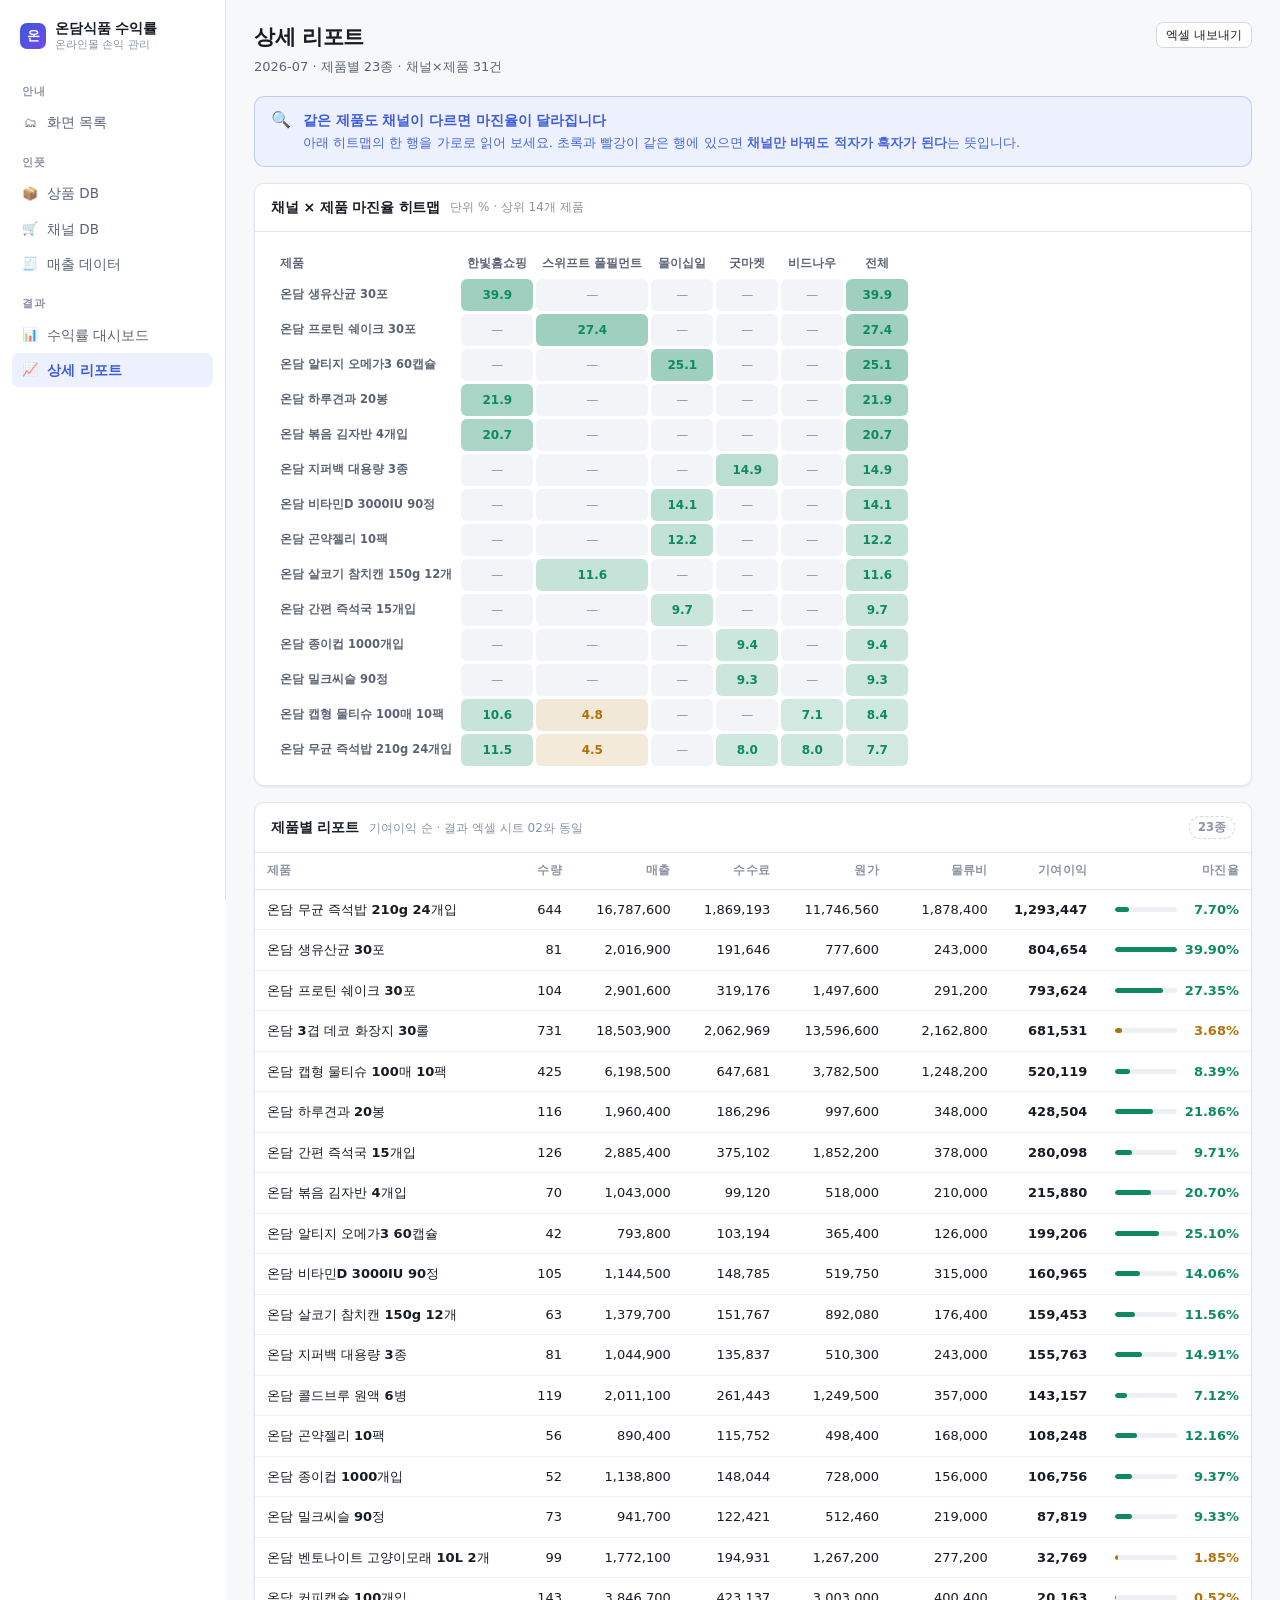
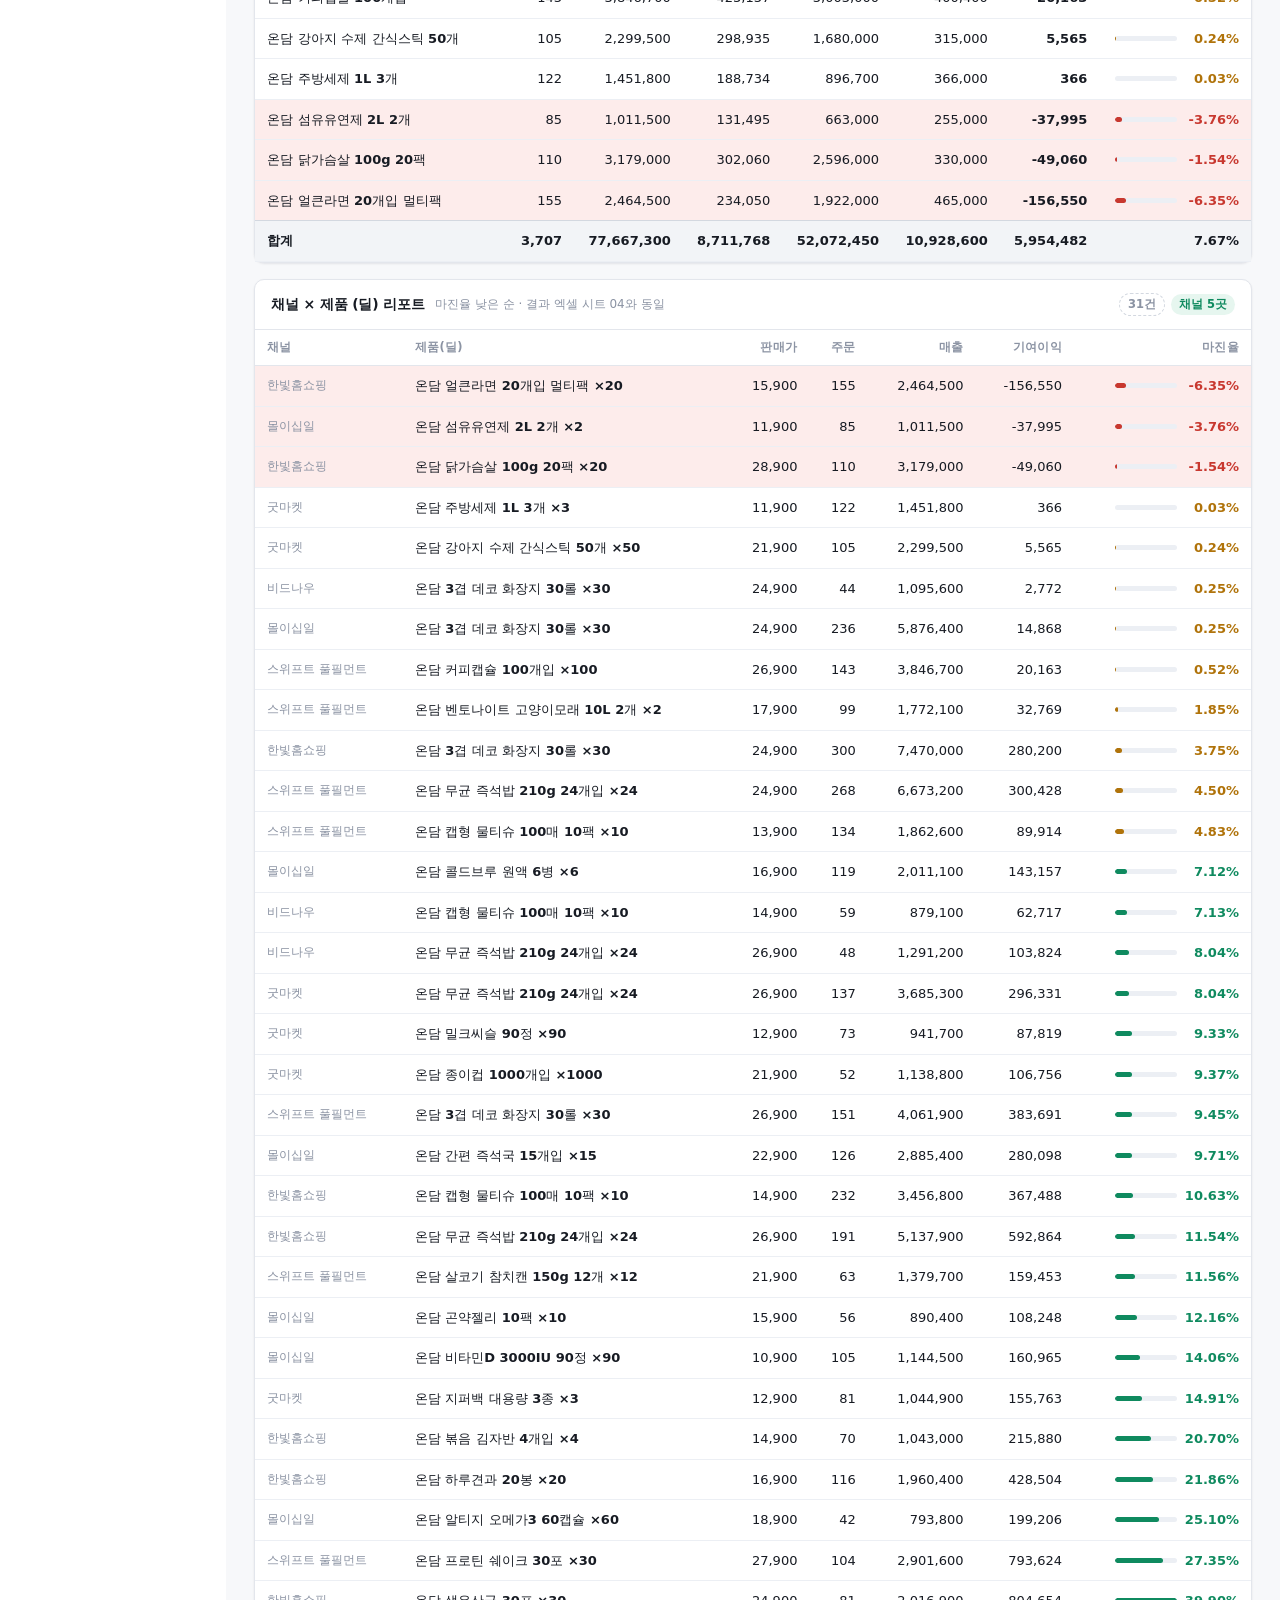
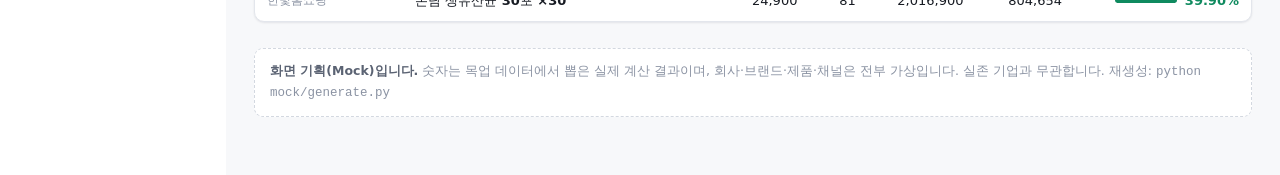
<file: mock/05-리포트.html>
<!doctype html>
<html lang="ko">
<head>
<meta charset="utf-8">
<meta name="viewport" content="width=device-width, initial-scale=1">
<title>상세 리포트 · 온담식품 수익률 관리</title>
<style data-src="assets/app.css">
/* ── 온담식품 온라인 수익률 대시보드 · Mock UI ───────────────────────── */

:root {
  --bg:        #f7f8fa;
  --surface:   #ffffff;
  --surface-2: #f2f4f7;
  --border:    #e3e6ec;
  --border-2:  #d3d8e0;
  --text:      #171b23;
  --text-2:    #5b6373;
  --text-3:    #8b93a3;
  --accent:    #3b5bdb;
  --accent-bg: #edf0fd;
  --pos:       #0f8a5f;
  --pos-bg:    #e6f6ef;
  --warn:      #b0730a;
  --warn-bg:   #fdf3e0;
  --neg:       #c8382f;
  --neg-bg:    #fdeceb;
  --grid:      #eceff4;
  --shadow:    0 1px 2px rgba(16,24,40,.05), 0 1px 3px rgba(16,24,40,.04);
  --radius:    10px;
}

@media (prefers-color-scheme: dark) {
  :root:not([data-theme="light"]) {
    --bg:        #0e1116;
    --surface:   #161a21;
    --surface-2: #1d222b;
    --border:    #262c36;
    --border-2:  #343b47;
    --text:      #e7eaef;
    --text-2:    #9aa3b2;
    --text-3:    #6b7484;
    --accent:    #7b93f5;
    --accent-bg: #1b2340;
    --pos:       #46c78f;
    --pos-bg:    #10281f;
    --warn:      #e0a23c;
    --warn-bg:   #2b2114;
    --neg:       #f0736a;
    --neg-bg:    #2e1715;
    --grid:      #222833;
    --shadow:    0 1px 2px rgba(0,0,0,.3);
  }
}

:root[data-theme="dark"] {
  --bg:        #0e1116;
  --surface:   #161a21;
  --surface-2: #1d222b;
  --border:    #262c36;
  --border-2:  #343b47;
  --text:      #e7eaef;
  --text-2:    #9aa3b2;
  --text-3:    #6b7484;
  --accent:    #7b93f5;
  --accent-bg: #1b2340;
  --pos:       #46c78f;
  --pos-bg:    #10281f;
  --warn:      #e0a23c;
  --warn-bg:   #2b2114;
  --neg:       #f0736a;
  --neg-bg:    #2e1715;
  --grid:      #222833;
  --shadow:    0 1px 2px rgba(0,0,0,.3);
}

* { box-sizing: border-box; }

body {
  margin: 0;
  background: var(--bg);
  color: var(--text);
  font-family: -apple-system, BlinkMacSystemFont, "Apple SD Gothic Neo", Pretendard,
               "Noto Sans KR", "Malgun Gothic", system-ui, sans-serif;
  font-size: 14px;
  line-height: 1.5;
  -webkit-font-smoothing: antialiased;
}

.num { font-variant-numeric: tabular-nums; font-feature-settings: "tnum"; }

/* ── 레이아웃 ───────────────────────────────────────────────────────── */
.shell {
  display: flex; min-height: 100vh;
  /* 사이드바는 sticky 라 높이가 뷰포트에 묶인다. 좌측 띠를 배경으로 깔아
     문서가 길어져도 빈 곳이 생기지 않게 한다. */
  background: linear-gradient(to right, var(--surface) 0 226px, var(--bg) 226px);
}

.side {
  width: 226px; flex: 0 0 226px;
  border-right: 1px solid var(--border);
  padding: 18px 12px;
  position: sticky; top: 0; height: 100vh; overflow-y: auto;
}
.brand { display: flex; align-items: center; gap: 9px; padding: 0 8px 16px; }
.brand-mark {
  width: 26px; height: 26px; border-radius: 7px; flex: 0 0 26px;
  background: linear-gradient(135deg, var(--accent), #7048e8);
  display: grid; place-items: center; color: #fff; font-size: 13px; font-weight: 700;
}
.brand-name { font-weight: 650; font-size: 14px; letter-spacing: -.01em; }
.brand-sub  { font-size: 11px; color: var(--text-3); margin-top: -2px; }

.nav-label {
  font-size: 10.5px; font-weight: 650; letter-spacing: .07em; text-transform: uppercase;
  color: var(--text-3); padding: 14px 10px 6px;
}
.nav a {
  display: flex; align-items: center; gap: 9px;
  padding: 7px 10px; border-radius: 7px; margin-bottom: 1px;
  color: var(--text-2); text-decoration: none; font-size: 13.5px;
}
.nav a:hover { background: var(--surface-2); color: var(--text); }
.nav a.on { background: var(--accent-bg); color: var(--accent); font-weight: 600; }
.nav a .ic { width: 16px; text-align: center; font-size: 13px; opacity: .9; }
.nav a .badge {
  margin-left: auto; background: var(--neg); color: #fff;
  font-size: 10px; font-weight: 700; padding: 1px 6px; border-radius: 9px;
}

.main { flex: 1; min-width: 0; padding: 22px 28px 60px; max-width: 1440px; }

.topbar { display: flex; align-items: flex-start; gap: 16px; flex-wrap: wrap; margin-bottom: 20px; }
.topbar h1 { font-size: 21px; font-weight: 650; margin: 0 0 3px; letter-spacing: -.02em; }
.topbar .sub { color: var(--text-2); font-size: 13px; }
.topbar .right { margin-left: auto; display: flex; align-items: center; gap: 8px; }

/* ── 기본 요소 ──────────────────────────────────────────────────────── */
.card {
  background: var(--surface); border: 1px solid var(--border);
  border-radius: var(--radius); box-shadow: var(--shadow);
}
.card-hd {
  padding: 13px 16px; border-bottom: 1px solid var(--border);
  display: flex; align-items: center; gap: 10px; flex-wrap: wrap;
}
.card-hd h2 { font-size: 14px; font-weight: 650; margin: 0; letter-spacing: -.01em; }
.card-hd .note { font-size: 12px; color: var(--text-3); }
.card-hd .right { margin-left: auto; display: flex; gap: 6px; align-items: center; }
.card-bd { padding: 16px; }

.btn {
  border: 1px solid var(--border-2); background: var(--surface); color: var(--text);
  font: inherit; font-size: 13px; padding: 6px 12px; border-radius: 7px; cursor: pointer;
  display: inline-flex; align-items: center; gap: 6px;
}
.btn:hover { background: var(--surface-2); }
.btn-pri { background: var(--accent); border-color: var(--accent); color: #fff; font-weight: 600; }
.btn-pri:hover { filter: brightness(1.08); background: var(--accent); }
.btn-sm { padding: 3px 9px; font-size: 12px; }

.sel {
  border: 1px solid var(--border-2); background: var(--surface); color: var(--text);
  font: inherit; font-size: 13px; padding: 6px 10px; border-radius: 7px;
}
.inp {
  border: 1px solid var(--border-2); background: var(--surface); color: var(--text);
  font: inherit; font-size: 13px; padding: 6px 10px; border-radius: 7px; width: 100%;
}

.tag {
  display: inline-flex; align-items: center; gap: 4px;
  font-size: 11.5px; font-weight: 600; padding: 2px 8px; border-radius: 20px;
  background: var(--surface-2); color: var(--text-2); white-space: nowrap;
}
.tag.pos  { background: var(--pos-bg);  color: var(--pos); }
.tag.warn { background: var(--warn-bg); color: var(--warn); }
.tag.neg  { background: var(--neg-bg);  color: var(--neg); }
.tag.acc  { background: var(--accent-bg); color: var(--accent); }
.tag.mut  { background: transparent; color: var(--text-3); border: 1px dashed var(--border-2); }

.dot { width: 6px; height: 6px; border-radius: 50%; background: currentColor; flex: 0 0 6px; }

/* ── KPI ────────────────────────────────────────────────────────────── */
.kpis { display: grid; grid-template-columns: repeat(auto-fit, minmax(190px, 1fr)); gap: 12px; margin-bottom: 16px; }
.kpi { background: var(--surface); border: 1px solid var(--border); border-radius: var(--radius); padding: 14px 16px; box-shadow: var(--shadow); }
.kpi .k { font-size: 12px; color: var(--text-2); margin-bottom: 7px; display: flex; align-items: center; gap: 5px; }
.kpi .v { font-size: 25px; font-weight: 660; letter-spacing: -.03em; line-height: 1.15; }
.kpi .v .u { font-size: 14px; font-weight: 500; color: var(--text-2); margin-left: 2px; }
.kpi .d { font-size: 12px; margin-top: 6px; color: var(--text-3); display: flex; align-items: center; gap: 5px; }
.kpi .d b { font-weight: 650; }
.up   { color: var(--pos); }
.down { color: var(--neg); }

/* ── 테이블 ─────────────────────────────────────────────────────────── */
.tw { overflow-x: auto; }
table.t { width: 100%; border-collapse: collapse; font-size: 13px; }
table.t th {
  text-align: left; font-weight: 600; font-size: 11.5px; color: var(--text-3);
  letter-spacing: .03em; padding: 9px 12px; border-bottom: 1px solid var(--border);
  background: var(--surface); white-space: nowrap; position: sticky; top: 0;
}
table.t td { padding: 10px 12px; border-bottom: 1px solid var(--grid); vertical-align: middle; }
table.t tbody tr:last-child td { border-bottom: 0; }
table.t tbody tr:hover { background: var(--surface-2); }
table.t td.r, table.t td.c { white-space: nowrap; }
table.t .pname { white-space: nowrap; }
.nw { white-space: nowrap; }
table.t .r { text-align: right; }
table.t .c { text-align: center; }
table.t tfoot td {
  padding: 10px 12px; border-top: 1px solid var(--border-2); font-weight: 650;
  background: var(--surface-2);
}
.tr-neg  { background: var(--neg-bg)  !important; }
.tr-warn { background: var(--warn-bg) !important; }
.pname { font-weight: 550; }
.psub  { font-size: 11.5px; color: var(--text-3); }

/* 마진율 인라인 바 */
.mbar { display: flex; align-items: center; gap: 8px; justify-content: flex-end; }
.mbar .track { width: 62px; height: 5px; border-radius: 3px; background: var(--grid); position: relative; overflow: hidden; flex: 0 0 62px; }
.mbar .fill  { position: absolute; top: 0; bottom: 0; border-radius: 3px; }
.mbar .val   { min-width: 54px; text-align: right; font-weight: 600; }

/* ── 폭포(이익 구조) ─────────────────────────────────────────────────── */
.wf { display: flex; flex-direction: column; gap: 9px; }
.wf-row { display: grid; grid-template-columns: 116px 1fr 120px; align-items: center; gap: 12px; font-size: 13px; }
.wf-row .lbl { color: var(--text-2); }
.wf-row .bar { height: 22px; background: var(--grid); border-radius: 5px; position: relative; }
.wf-row .seg { position: absolute; top: 0; bottom: 0; border-radius: 5px; }
.wf-row .amt { text-align: right; font-weight: 600; }

/* ── 히트맵 ─────────────────────────────────────────────────────────── */
.hm { border-collapse: separate; border-spacing: 3px; font-size: 12px; }
.hm th { font-weight: 600; color: var(--text-2); font-size: 11.5px; padding: 4px 6px; white-space: nowrap; }
.hm th.rowh { text-align: left; max-width: 210px; overflow: hidden; text-overflow: ellipsis; }
.hm td { text-align: center; padding: 7px 4px; border-radius: 6px; font-weight: 650; min-width: 62px; font-variant-numeric: tabular-nums; }
.hm td.na { background: var(--surface-2); color: var(--text-3); font-weight: 400; }

/* ── 배너 ───────────────────────────────────────────────────────────── */
.banner {
  display: flex; gap: 12px; align-items: flex-start;
  border-radius: var(--radius); padding: 13px 16px; margin-bottom: 16px; border: 1px solid;
}
.banner .bi { font-size: 16px; line-height: 1.3; }
.banner .bt { font-weight: 650; margin-bottom: 3px; font-size: 13.5px; }
.banner .bd { font-size: 13px; opacity: .92; }
.banner .right { margin-left: auto; }
.banner.neg  { background: var(--neg-bg);  border-color: color-mix(in srgb, var(--neg) 28%, transparent);  color: var(--neg); }
.banner.warn { background: var(--warn-bg); border-color: color-mix(in srgb, var(--warn) 28%, transparent); color: var(--warn); }
.banner.acc  { background: var(--accent-bg); border-color: color-mix(in srgb, var(--accent) 25%, transparent); color: var(--accent); }
.banner.pos  { background: var(--pos-bg);  border-color: color-mix(in srgb, var(--pos) 25%, transparent);  color: var(--pos); }
.banner .bd b { font-weight: 700; }

/* ── 그리드 ─────────────────────────────────────────────────────────── */
.g2 { display: grid; grid-template-columns: 1fr 1fr; gap: 16px; }
.g3 { display: grid; grid-template-columns: repeat(3, 1fr); gap: 16px; }
.g-2-1 { display: grid; grid-template-columns: 1.65fr 1fr; gap: 16px; }
.stack { display: flex; flex-direction: column; gap: 16px; }
@media (max-width: 1080px) { .g2, .g3, .g-2-1 { grid-template-columns: 1fr; } }
@media (max-width: 860px)  { .side { display: none; } .main { padding: 18px 16px 50px; } }

/* ── 기타 ───────────────────────────────────────────────────────────── */
.filters { display: flex; gap: 8px; flex-wrap: wrap; align-items: center; margin-bottom: 14px; }
.filters .lb { font-size: 12px; color: var(--text-3); margin-right: -2px; }

.chip {
  border: 1px solid var(--border-2); background: var(--surface); border-radius: 20px;
  padding: 4px 11px; font-size: 12.5px; color: var(--text-2); cursor: pointer;
}
.chip.on { background: var(--accent); border-color: var(--accent); color: #fff; font-weight: 600; }

.field { margin-bottom: 13px; }
.field label { display: block; font-size: 12px; font-weight: 600; color: var(--text-2); margin-bottom: 5px; }
.field .hint { font-size: 11.5px; color: var(--text-3); margin-top: 4px; }

.kv { display: grid; grid-template-columns: auto 1fr; gap: 7px 16px; font-size: 13px; }
.kv dt { color: var(--text-2); }
.kv dd { margin: 0; text-align: right; font-weight: 600; }

.mock-note {
  margin-top: 26px; padding: 12px 15px; border-radius: 9px;
  border: 1px dashed var(--border-2); background: var(--surface);
  font-size: 12.5px; color: var(--text-3); line-height: 1.65;
}
.mock-note b { color: var(--text-2); }

.step { display: flex; gap: 12px; padding: 12px 0; border-bottom: 1px solid var(--grid); }
.step:last-child { border-bottom: 0; }
.step .n {
  width: 22px; height: 22px; flex: 0 0 22px; border-radius: 50%; display: grid; place-items: center;
  font-size: 11.5px; font-weight: 700; background: var(--surface-2); color: var(--text-2);
}
.step.done .n { background: var(--pos); color: #fff; }
.step.now  .n { background: var(--accent); color: #fff; }
.step .body { flex: 1; min-width: 0; }
.step .ti { font-weight: 600; font-size: 13.5px; margin-bottom: 2px; }
.step .de { font-size: 12.5px; color: var(--text-3); }

a.plain { color: var(--accent); text-decoration: none; }
a.plain:hover { text-decoration: underline; }

</style>
</head>
<body>
<div class="shell">
<aside class="side">
  <div class="brand">
    <div class="brand-mark">온</div>
    <div><div class="brand-name">온담식품 수익률</div><div class="brand-sub">온라인몰 손익 관리</div></div>
  </div>
  <div class="nav">
    <div class="nav-label">안내</div>
    <a href="index.html" class=""><span class="ic">🗂</span> 화면 목록</a>
    <div class="nav-label">인풋</div>
    <a href="01-상품DB.html" class=""><span class="ic">📦</span> 상품 DB</a>
    <a href="02-채널DB.html" class=""><span class="ic">🛒</span> 채널 DB</a>
    <a href="03-매출데이터.html" class=""><span class="ic">🧾</span> 매출 데이터</a>
    <div class="nav-label">결과</div>
    <a href="04-대시보드.html" class=""><span class="ic">📊</span> 수익률 대시보드</a>
    <a href="05-리포트.html" class="on"><span class="ic">📈</span> 상세 리포트</a>
  </div>
</aside>
<main class="main">
  <div class="topbar">
    <div><h1>상세 리포트</h1><div class="sub">2026-07 · 제품별 23종 · 채널×제품 31건</div></div>
    <div class="right"><button class="btn btn-sm">엑셀 내보내기</button></div>
  </div>

  <div class="banner acc">
    <div class="bi">🔍</div>
    <div><div class="bt">같은 제품도 채널이 다르면 마진율이 달라집니다</div>
    <div class="bd">아래 히트맵의 한 행을 가로로 읽어 보세요. 초록과 빨강이 같은 행에 있으면
      <b>채널만 바꿔도 적자가 흑자가 된다</b>는 뜻입니다.</div></div>
  </div>

  <div class="card" style="margin-bottom:16px">
    <div class="card-hd"><h2>채널 × 제품 마진율 히트맵</h2>
      <span class="note">단위 % · 상위 14개 제품</span></div>
    <div class="card-bd tw">
      <table class="hm">
        <thead><tr><th class="rowh">제품</th>
          <th>한빛홈쇼핑</th><th>스위프트 풀필먼트</th><th>몰이십일</th><th>굿마켓</th><th>비드나우</th><th>전체</th></tr></thead>
        <tbody><tr><th class="rowh">온담 생유산균 30포</th><td class="" style="background:color-mix(in srgb,var(--pos) 40%,transparent);color:var(--pos)">39.9</td><td class="na" style="">—</td><td class="na" style="">—</td><td class="na" style="">—</td><td class="na" style="">—</td><td class="" style="background:color-mix(in srgb,var(--pos) 40%,transparent);color:var(--pos);font-weight:700">39.9</td></tr><tr><th class="rowh">온담 프로틴 쉐이크 30포</th><td class="na" style="">—</td><td class="" style="background:color-mix(in srgb,var(--pos) 40%,transparent);color:var(--pos)">27.4</td><td class="na" style="">—</td><td class="na" style="">—</td><td class="na" style="">—</td><td class="" style="background:color-mix(in srgb,var(--pos) 40%,transparent);color:var(--pos);font-weight:700">27.4</td></tr><tr><th class="rowh">온담 알티지 오메가3 60캡슐</th><td class="na" style="">—</td><td class="na" style="">—</td><td class="" style="background:color-mix(in srgb,var(--pos) 40%,transparent);color:var(--pos)">25.1</td><td class="na" style="">—</td><td class="na" style="">—</td><td class="" style="background:color-mix(in srgb,var(--pos) 40%,transparent);color:var(--pos);font-weight:700">25.1</td></tr><tr><th class="rowh">온담 하루견과 20봉</th><td class="" style="background:color-mix(in srgb,var(--pos) 36%,transparent);color:var(--pos)">21.9</td><td class="na" style="">—</td><td class="na" style="">—</td><td class="na" style="">—</td><td class="na" style="">—</td><td class="" style="background:color-mix(in srgb,var(--pos) 36%,transparent);color:var(--pos);font-weight:700">21.9</td></tr><tr><th class="rowh">온담 볶음 김자반 4개입</th><td class="" style="background:color-mix(in srgb,var(--pos) 35%,transparent);color:var(--pos)">20.7</td><td class="na" style="">—</td><td class="na" style="">—</td><td class="na" style="">—</td><td class="na" style="">—</td><td class="" style="background:color-mix(in srgb,var(--pos) 35%,transparent);color:var(--pos);font-weight:700">20.7</td></tr><tr><th class="rowh">온담 지퍼백 대용량 3종</th><td class="na" style="">—</td><td class="na" style="">—</td><td class="na" style="">—</td><td class="" style="background:color-mix(in srgb,var(--pos) 28%,transparent);color:var(--pos)">14.9</td><td class="na" style="">—</td><td class="" style="background:color-mix(in srgb,var(--pos) 28%,transparent);color:var(--pos);font-weight:700">14.9</td></tr><tr><th class="rowh">온담 비타민D 3000IU 90정</th><td class="na" style="">—</td><td class="na" style="">—</td><td class="" style="background:color-mix(in srgb,var(--pos) 27%,transparent);color:var(--pos)">14.1</td><td class="na" style="">—</td><td class="na" style="">—</td><td class="" style="background:color-mix(in srgb,var(--pos) 27%,transparent);color:var(--pos);font-weight:700">14.1</td></tr><tr><th class="rowh">온담 곤약젤리 10팩</th><td class="na" style="">—</td><td class="na" style="">—</td><td class="" style="background:color-mix(in srgb,var(--pos) 25%,transparent);color:var(--pos)">12.2</td><td class="na" style="">—</td><td class="na" style="">—</td><td class="" style="background:color-mix(in srgb,var(--pos) 25%,transparent);color:var(--pos);font-weight:700">12.2</td></tr><tr><th class="rowh">온담 살코기 참치캔 150g 12개</th><td class="na" style="">—</td><td class="" style="background:color-mix(in srgb,var(--pos) 24%,transparent);color:var(--pos)">11.6</td><td class="na" style="">—</td><td class="na" style="">—</td><td class="na" style="">—</td><td class="" style="background:color-mix(in srgb,var(--pos) 24%,transparent);color:var(--pos);font-weight:700">11.6</td></tr><tr><th class="rowh">온담 간편 즉석국 15개입</th><td class="na" style="">—</td><td class="na" style="">—</td><td class="" style="background:color-mix(in srgb,var(--pos) 22%,transparent);color:var(--pos)">9.7</td><td class="na" style="">—</td><td class="na" style="">—</td><td class="" style="background:color-mix(in srgb,var(--pos) 22%,transparent);color:var(--pos);font-weight:700">9.7</td></tr><tr><th class="rowh">온담 종이컵 1000개입</th><td class="na" style="">—</td><td class="na" style="">—</td><td class="na" style="">—</td><td class="" style="background:color-mix(in srgb,var(--pos) 21%,transparent);color:var(--pos)">9.4</td><td class="na" style="">—</td><td class="" style="background:color-mix(in srgb,var(--pos) 21%,transparent);color:var(--pos);font-weight:700">9.4</td></tr><tr><th class="rowh">온담 밀크씨슬 90정</th><td class="na" style="">—</td><td class="na" style="">—</td><td class="na" style="">—</td><td class="" style="background:color-mix(in srgb,var(--pos) 21%,transparent);color:var(--pos)">9.3</td><td class="na" style="">—</td><td class="" style="background:color-mix(in srgb,var(--pos) 21%,transparent);color:var(--pos);font-weight:700">9.3</td></tr><tr><th class="rowh">온담 캡형 물티슈 100매 10팩</th><td class="" style="background:color-mix(in srgb,var(--pos) 23%,transparent);color:var(--pos)">10.6</td><td class="" style="background:color-mix(in srgb,var(--warn) 16%,transparent);color:var(--warn)">4.8</td><td class="na" style="">—</td><td class="na" style="">—</td><td class="" style="background:color-mix(in srgb,var(--pos) 19%,transparent);color:var(--pos)">7.1</td><td class="" style="background:color-mix(in srgb,var(--pos) 20%,transparent);color:var(--pos);font-weight:700">8.4</td></tr><tr><th class="rowh">온담 무균 즉석밥 210g 24개입</th><td class="" style="background:color-mix(in srgb,var(--pos) 24%,transparent);color:var(--pos)">11.5</td><td class="" style="background:color-mix(in srgb,var(--warn) 15%,transparent);color:var(--warn)">4.5</td><td class="na" style="">—</td><td class="" style="background:color-mix(in srgb,var(--pos) 20%,transparent);color:var(--pos)">8.0</td><td class="" style="background:color-mix(in srgb,var(--pos) 20%,transparent);color:var(--pos)">8.0</td><td class="" style="background:color-mix(in srgb,var(--pos) 19%,transparent);color:var(--pos);font-weight:700">7.7</td></tr></tbody>
      </table>
    </div>
  </div>

  <div class="card" style="margin-bottom:16px">
    <div class="card-hd"><h2>제품별 리포트</h2>
      <span class="note">기여이익 순 · 결과 엑셀 시트 02와 동일</span>
      <div class="right"><span class="tag mut">23종</span></div></div>
    <div class="tw"><table class="t">
      <thead><tr><th>제품</th><th class="r">수량</th><th class="r">매출</th><th class="r">수수료</th>
        <th class="r">원가</th><th class="r">물류비</th><th class="r">기여이익</th>
        <th class="r">마진율</th></tr></thead>
      <tbody><tr><td class="pname">온담 무균 즉석밥 210g 24개입</td><td class="r num">644</td><td class="r num">16,787,600</td><td class="r num">1,869,193</td><td class="r num">11,746,560</td><td class="r num">1,878,400</td><td class="r num pos" style="font-weight:650">1,293,447</td><td class="r"><div class="mbar"><div class="track"><div class="fill" style="left:0;width:22%;background:var(--pos)"></div></div><span class="val" style="color:var(--pos)">7.70%</span></div></td></tr><tr><td class="pname">온담 생유산균 30포</td><td class="r num">81</td><td class="r num">2,016,900</td><td class="r num">191,646</td><td class="r num">777,600</td><td class="r num">243,000</td><td class="r num pos" style="font-weight:650">804,654</td><td class="r"><div class="mbar"><div class="track"><div class="fill" style="left:0;width:100%;background:var(--pos)"></div></div><span class="val" style="color:var(--pos)">39.90%</span></div></td></tr><tr><td class="pname">온담 프로틴 쉐이크 30포</td><td class="r num">104</td><td class="r num">2,901,600</td><td class="r num">319,176</td><td class="r num">1,497,600</td><td class="r num">291,200</td><td class="r num pos" style="font-weight:650">793,624</td><td class="r"><div class="mbar"><div class="track"><div class="fill" style="left:0;width:78%;background:var(--pos)"></div></div><span class="val" style="color:var(--pos)">27.35%</span></div></td></tr><tr><td class="pname">온담 3겹 데코 화장지 30롤</td><td class="r num">731</td><td class="r num">18,503,900</td><td class="r num">2,062,969</td><td class="r num">13,596,600</td><td class="r num">2,162,800</td><td class="r num warn" style="font-weight:650">681,531</td><td class="r"><div class="mbar"><div class="track"><div class="fill" style="left:0;width:11%;background:var(--warn)"></div></div><span class="val" style="color:var(--warn)">3.68%</span></div></td></tr><tr><td class="pname">온담 캡형 물티슈 100매 10팩</td><td class="r num">425</td><td class="r num">6,198,500</td><td class="r num">647,681</td><td class="r num">3,782,500</td><td class="r num">1,248,200</td><td class="r num pos" style="font-weight:650">520,119</td><td class="r"><div class="mbar"><div class="track"><div class="fill" style="left:0;width:24%;background:var(--pos)"></div></div><span class="val" style="color:var(--pos)">8.39%</span></div></td></tr><tr><td class="pname">온담 하루견과 20봉</td><td class="r num">116</td><td class="r num">1,960,400</td><td class="r num">186,296</td><td class="r num">997,600</td><td class="r num">348,000</td><td class="r num pos" style="font-weight:650">428,504</td><td class="r"><div class="mbar"><div class="track"><div class="fill" style="left:0;width:62%;background:var(--pos)"></div></div><span class="val" style="color:var(--pos)">21.86%</span></div></td></tr><tr><td class="pname">온담 간편 즉석국 15개입</td><td class="r num">126</td><td class="r num">2,885,400</td><td class="r num">375,102</td><td class="r num">1,852,200</td><td class="r num">378,000</td><td class="r num pos" style="font-weight:650">280,098</td><td class="r"><div class="mbar"><div class="track"><div class="fill" style="left:0;width:28%;background:var(--pos)"></div></div><span class="val" style="color:var(--pos)">9.71%</span></div></td></tr><tr><td class="pname">온담 볶음 김자반 4개입</td><td class="r num">70</td><td class="r num">1,043,000</td><td class="r num">99,120</td><td class="r num">518,000</td><td class="r num">210,000</td><td class="r num pos" style="font-weight:650">215,880</td><td class="r"><div class="mbar"><div class="track"><div class="fill" style="left:0;width:59%;background:var(--pos)"></div></div><span class="val" style="color:var(--pos)">20.70%</span></div></td></tr><tr><td class="pname">온담 알티지 오메가3 60캡슐</td><td class="r num">42</td><td class="r num">793,800</td><td class="r num">103,194</td><td class="r num">365,400</td><td class="r num">126,000</td><td class="r num pos" style="font-weight:650">199,206</td><td class="r"><div class="mbar"><div class="track"><div class="fill" style="left:0;width:72%;background:var(--pos)"></div></div><span class="val" style="color:var(--pos)">25.10%</span></div></td></tr><tr><td class="pname">온담 비타민D 3000IU 90정</td><td class="r num">105</td><td class="r num">1,144,500</td><td class="r num">148,785</td><td class="r num">519,750</td><td class="r num">315,000</td><td class="r num pos" style="font-weight:650">160,965</td><td class="r"><div class="mbar"><div class="track"><div class="fill" style="left:0;width:40%;background:var(--pos)"></div></div><span class="val" style="color:var(--pos)">14.06%</span></div></td></tr><tr><td class="pname">온담 살코기 참치캔 150g 12개</td><td class="r num">63</td><td class="r num">1,379,700</td><td class="r num">151,767</td><td class="r num">892,080</td><td class="r num">176,400</td><td class="r num pos" style="font-weight:650">159,453</td><td class="r"><div class="mbar"><div class="track"><div class="fill" style="left:0;width:33%;background:var(--pos)"></div></div><span class="val" style="color:var(--pos)">11.56%</span></div></td></tr><tr><td class="pname">온담 지퍼백 대용량 3종</td><td class="r num">81</td><td class="r num">1,044,900</td><td class="r num">135,837</td><td class="r num">510,300</td><td class="r num">243,000</td><td class="r num pos" style="font-weight:650">155,763</td><td class="r"><div class="mbar"><div class="track"><div class="fill" style="left:0;width:43%;background:var(--pos)"></div></div><span class="val" style="color:var(--pos)">14.91%</span></div></td></tr><tr><td class="pname">온담 콜드브루 원액 6병</td><td class="r num">119</td><td class="r num">2,011,100</td><td class="r num">261,443</td><td class="r num">1,249,500</td><td class="r num">357,000</td><td class="r num pos" style="font-weight:650">143,157</td><td class="r"><div class="mbar"><div class="track"><div class="fill" style="left:0;width:20%;background:var(--pos)"></div></div><span class="val" style="color:var(--pos)">7.12%</span></div></td></tr><tr><td class="pname">온담 곤약젤리 10팩</td><td class="r num">56</td><td class="r num">890,400</td><td class="r num">115,752</td><td class="r num">498,400</td><td class="r num">168,000</td><td class="r num pos" style="font-weight:650">108,248</td><td class="r"><div class="mbar"><div class="track"><div class="fill" style="left:0;width:35%;background:var(--pos)"></div></div><span class="val" style="color:var(--pos)">12.16%</span></div></td></tr><tr><td class="pname">온담 종이컵 1000개입</td><td class="r num">52</td><td class="r num">1,138,800</td><td class="r num">148,044</td><td class="r num">728,000</td><td class="r num">156,000</td><td class="r num pos" style="font-weight:650">106,756</td><td class="r"><div class="mbar"><div class="track"><div class="fill" style="left:0;width:27%;background:var(--pos)"></div></div><span class="val" style="color:var(--pos)">9.37%</span></div></td></tr><tr><td class="pname">온담 밀크씨슬 90정</td><td class="r num">73</td><td class="r num">941,700</td><td class="r num">122,421</td><td class="r num">512,460</td><td class="r num">219,000</td><td class="r num pos" style="font-weight:650">87,819</td><td class="r"><div class="mbar"><div class="track"><div class="fill" style="left:0;width:27%;background:var(--pos)"></div></div><span class="val" style="color:var(--pos)">9.33%</span></div></td></tr><tr><td class="pname">온담 벤토나이트 고양이모래 10L 2개</td><td class="r num">99</td><td class="r num">1,772,100</td><td class="r num">194,931</td><td class="r num">1,267,200</td><td class="r num">277,200</td><td class="r num warn" style="font-weight:650">32,769</td><td class="r"><div class="mbar"><div class="track"><div class="fill" style="left:0;width:5%;background:var(--warn)"></div></div><span class="val" style="color:var(--warn)">1.85%</span></div></td></tr><tr><td class="pname">온담 커피캡슐 100개입</td><td class="r num">143</td><td class="r num">3,846,700</td><td class="r num">423,137</td><td class="r num">3,003,000</td><td class="r num">400,400</td><td class="r num warn" style="font-weight:650">20,163</td><td class="r"><div class="mbar"><div class="track"><div class="fill" style="left:0;width:1%;background:var(--warn)"></div></div><span class="val" style="color:var(--warn)">0.52%</span></div></td></tr><tr><td class="pname">온담 강아지 수제 간식스틱 50개</td><td class="r num">105</td><td class="r num">2,299,500</td><td class="r num">298,935</td><td class="r num">1,680,000</td><td class="r num">315,000</td><td class="r num warn" style="font-weight:650">5,565</td><td class="r"><div class="mbar"><div class="track"><div class="fill" style="left:0;width:1%;background:var(--warn)"></div></div><span class="val" style="color:var(--warn)">0.24%</span></div></td></tr><tr><td class="pname">온담 주방세제 1L 3개</td><td class="r num">122</td><td class="r num">1,451,800</td><td class="r num">188,734</td><td class="r num">896,700</td><td class="r num">366,000</td><td class="r num warn" style="font-weight:650">366</td><td class="r"><div class="mbar"><div class="track"><div class="fill" style="left:0;width:0%;background:var(--warn)"></div></div><span class="val" style="color:var(--warn)">0.03%</span></div></td></tr><tr class=tr-neg><td class="pname">온담 섬유유연제 2L 2개</td><td class="r num">85</td><td class="r num">1,011,500</td><td class="r num">131,495</td><td class="r num">663,000</td><td class="r num">255,000</td><td class="r num neg" style="font-weight:650">-37,995</td><td class="r"><div class="mbar"><div class="track"><div class="fill" style="left:0;width:11%;background:var(--neg)"></div></div><span class="val" style="color:var(--neg)">-3.76%</span></div></td></tr><tr class=tr-neg><td class="pname">온담 닭가슴살 100g 20팩</td><td class="r num">110</td><td class="r num">3,179,000</td><td class="r num">302,060</td><td class="r num">2,596,000</td><td class="r num">330,000</td><td class="r num neg" style="font-weight:650">-49,060</td><td class="r"><div class="mbar"><div class="track"><div class="fill" style="left:0;width:4%;background:var(--neg)"></div></div><span class="val" style="color:var(--neg)">-1.54%</span></div></td></tr><tr class=tr-neg><td class="pname">온담 얼큰라면 20개입 멀티팩</td><td class="r num">155</td><td class="r num">2,464,500</td><td class="r num">234,050</td><td class="r num">1,922,000</td><td class="r num">465,000</td><td class="r num neg" style="font-weight:650">-156,550</td><td class="r"><div class="mbar"><div class="track"><div class="fill" style="left:0;width:18%;background:var(--neg)"></div></div><span class="val" style="color:var(--neg)">-6.35%</span></div></td></tr></tbody>
      <tfoot><tr><td>합계</td><td class="r num">3,707</td><td class="r num">77,667,300</td>
        <td class="r num">8,711,768</td><td class="r num">52,072,450</td>
        <td class="r num">10,928,600</td><td class="r num">5,954,482</td>
        <td class="r num">7.67%</td></tr></tfoot>
    </table></div>
  </div>

  <div class="card">
    <div class="card-hd"><h2>채널 × 제품 (딜) 리포트</h2>
      <span class="note">마진율 낮은 순 · 결과 엑셀 시트 04와 동일</span>
      <div class="right"><span class="tag mut">31건</span>
        <span class="tag pos">채널 5곳</span></div></div>
    <div class="tw"><table class="t">
      <thead><tr><th>채널</th><th>제품(딜)</th><th class="r">판매가</th><th class="r">주문</th>
        <th class="r">매출</th><th class="r">기여이익</th><th class="r">마진율</th></tr></thead>
      <tbody><tr class=tr-neg><td class="psub nw">한빛홈쇼핑</td><td class="pname">온담 얼큰라면 20개입 멀티팩 ×20</td><td class="r num">15,900</td><td class="r num">155</td><td class="r num">2,464,500</td><td class="r num neg">-156,550</td><td class="r"><div class="mbar"><div class="track"><div class="fill" style="left:0;width:18%;background:var(--neg)"></div></div><span class="val" style="color:var(--neg)">-6.35%</span></div></td></tr><tr class=tr-neg><td class="psub nw">몰이십일</td><td class="pname">온담 섬유유연제 2L 2개 ×2</td><td class="r num">11,900</td><td class="r num">85</td><td class="r num">1,011,500</td><td class="r num neg">-37,995</td><td class="r"><div class="mbar"><div class="track"><div class="fill" style="left:0;width:11%;background:var(--neg)"></div></div><span class="val" style="color:var(--neg)">-3.76%</span></div></td></tr><tr class=tr-neg><td class="psub nw">한빛홈쇼핑</td><td class="pname">온담 닭가슴살 100g 20팩 ×20</td><td class="r num">28,900</td><td class="r num">110</td><td class="r num">3,179,000</td><td class="r num neg">-49,060</td><td class="r"><div class="mbar"><div class="track"><div class="fill" style="left:0;width:4%;background:var(--neg)"></div></div><span class="val" style="color:var(--neg)">-1.54%</span></div></td></tr><tr><td class="psub nw">굿마켓</td><td class="pname">온담 주방세제 1L 3개 ×3</td><td class="r num">11,900</td><td class="r num">122</td><td class="r num">1,451,800</td><td class="r num warn">366</td><td class="r"><div class="mbar"><div class="track"><div class="fill" style="left:0;width:0%;background:var(--warn)"></div></div><span class="val" style="color:var(--warn)">0.03%</span></div></td></tr><tr><td class="psub nw">굿마켓</td><td class="pname">온담 강아지 수제 간식스틱 50개 ×50</td><td class="r num">21,900</td><td class="r num">105</td><td class="r num">2,299,500</td><td class="r num warn">5,565</td><td class="r"><div class="mbar"><div class="track"><div class="fill" style="left:0;width:1%;background:var(--warn)"></div></div><span class="val" style="color:var(--warn)">0.24%</span></div></td></tr><tr><td class="psub nw">비드나우</td><td class="pname">온담 3겹 데코 화장지 30롤 ×30</td><td class="r num">24,900</td><td class="r num">44</td><td class="r num">1,095,600</td><td class="r num warn">2,772</td><td class="r"><div class="mbar"><div class="track"><div class="fill" style="left:0;width:1%;background:var(--warn)"></div></div><span class="val" style="color:var(--warn)">0.25%</span></div></td></tr><tr><td class="psub nw">몰이십일</td><td class="pname">온담 3겹 데코 화장지 30롤 ×30</td><td class="r num">24,900</td><td class="r num">236</td><td class="r num">5,876,400</td><td class="r num warn">14,868</td><td class="r"><div class="mbar"><div class="track"><div class="fill" style="left:0;width:1%;background:var(--warn)"></div></div><span class="val" style="color:var(--warn)">0.25%</span></div></td></tr><tr><td class="psub nw">스위프트 풀필먼트</td><td class="pname">온담 커피캡슐 100개입 ×100</td><td class="r num">26,900</td><td class="r num">143</td><td class="r num">3,846,700</td><td class="r num warn">20,163</td><td class="r"><div class="mbar"><div class="track"><div class="fill" style="left:0;width:1%;background:var(--warn)"></div></div><span class="val" style="color:var(--warn)">0.52%</span></div></td></tr><tr><td class="psub nw">스위프트 풀필먼트</td><td class="pname">온담 벤토나이트 고양이모래 10L 2개 ×2</td><td class="r num">17,900</td><td class="r num">99</td><td class="r num">1,772,100</td><td class="r num warn">32,769</td><td class="r"><div class="mbar"><div class="track"><div class="fill" style="left:0;width:5%;background:var(--warn)"></div></div><span class="val" style="color:var(--warn)">1.85%</span></div></td></tr><tr><td class="psub nw">한빛홈쇼핑</td><td class="pname">온담 3겹 데코 화장지 30롤 ×30</td><td class="r num">24,900</td><td class="r num">300</td><td class="r num">7,470,000</td><td class="r num warn">280,200</td><td class="r"><div class="mbar"><div class="track"><div class="fill" style="left:0;width:11%;background:var(--warn)"></div></div><span class="val" style="color:var(--warn)">3.75%</span></div></td></tr><tr><td class="psub nw">스위프트 풀필먼트</td><td class="pname">온담 무균 즉석밥 210g 24개입 ×24</td><td class="r num">24,900</td><td class="r num">268</td><td class="r num">6,673,200</td><td class="r num warn">300,428</td><td class="r"><div class="mbar"><div class="track"><div class="fill" style="left:0;width:13%;background:var(--warn)"></div></div><span class="val" style="color:var(--warn)">4.50%</span></div></td></tr><tr><td class="psub nw">스위프트 풀필먼트</td><td class="pname">온담 캡형 물티슈 100매 10팩 ×10</td><td class="r num">13,900</td><td class="r num">134</td><td class="r num">1,862,600</td><td class="r num warn">89,914</td><td class="r"><div class="mbar"><div class="track"><div class="fill" style="left:0;width:14%;background:var(--warn)"></div></div><span class="val" style="color:var(--warn)">4.83%</span></div></td></tr><tr><td class="psub nw">몰이십일</td><td class="pname">온담 콜드브루 원액 6병 ×6</td><td class="r num">16,900</td><td class="r num">119</td><td class="r num">2,011,100</td><td class="r num pos">143,157</td><td class="r"><div class="mbar"><div class="track"><div class="fill" style="left:0;width:20%;background:var(--pos)"></div></div><span class="val" style="color:var(--pos)">7.12%</span></div></td></tr><tr><td class="psub nw">비드나우</td><td class="pname">온담 캡형 물티슈 100매 10팩 ×10</td><td class="r num">14,900</td><td class="r num">59</td><td class="r num">879,100</td><td class="r num pos">62,717</td><td class="r"><div class="mbar"><div class="track"><div class="fill" style="left:0;width:20%;background:var(--pos)"></div></div><span class="val" style="color:var(--pos)">7.13%</span></div></td></tr><tr><td class="psub nw">비드나우</td><td class="pname">온담 무균 즉석밥 210g 24개입 ×24</td><td class="r num">26,900</td><td class="r num">48</td><td class="r num">1,291,200</td><td class="r num pos">103,824</td><td class="r"><div class="mbar"><div class="track"><div class="fill" style="left:0;width:23%;background:var(--pos)"></div></div><span class="val" style="color:var(--pos)">8.04%</span></div></td></tr><tr><td class="psub nw">굿마켓</td><td class="pname">온담 무균 즉석밥 210g 24개입 ×24</td><td class="r num">26,900</td><td class="r num">137</td><td class="r num">3,685,300</td><td class="r num pos">296,331</td><td class="r"><div class="mbar"><div class="track"><div class="fill" style="left:0;width:23%;background:var(--pos)"></div></div><span class="val" style="color:var(--pos)">8.04%</span></div></td></tr><tr><td class="psub nw">굿마켓</td><td class="pname">온담 밀크씨슬 90정 ×90</td><td class="r num">12,900</td><td class="r num">73</td><td class="r num">941,700</td><td class="r num pos">87,819</td><td class="r"><div class="mbar"><div class="track"><div class="fill" style="left:0;width:27%;background:var(--pos)"></div></div><span class="val" style="color:var(--pos)">9.33%</span></div></td></tr><tr><td class="psub nw">굿마켓</td><td class="pname">온담 종이컵 1000개입 ×1000</td><td class="r num">21,900</td><td class="r num">52</td><td class="r num">1,138,800</td><td class="r num pos">106,756</td><td class="r"><div class="mbar"><div class="track"><div class="fill" style="left:0;width:27%;background:var(--pos)"></div></div><span class="val" style="color:var(--pos)">9.37%</span></div></td></tr><tr><td class="psub nw">스위프트 풀필먼트</td><td class="pname">온담 3겹 데코 화장지 30롤 ×30</td><td class="r num">26,900</td><td class="r num">151</td><td class="r num">4,061,900</td><td class="r num pos">383,691</td><td class="r"><div class="mbar"><div class="track"><div class="fill" style="left:0;width:27%;background:var(--pos)"></div></div><span class="val" style="color:var(--pos)">9.45%</span></div></td></tr><tr><td class="psub nw">몰이십일</td><td class="pname">온담 간편 즉석국 15개입 ×15</td><td class="r num">22,900</td><td class="r num">126</td><td class="r num">2,885,400</td><td class="r num pos">280,098</td><td class="r"><div class="mbar"><div class="track"><div class="fill" style="left:0;width:28%;background:var(--pos)"></div></div><span class="val" style="color:var(--pos)">9.71%</span></div></td></tr><tr><td class="psub nw">한빛홈쇼핑</td><td class="pname">온담 캡형 물티슈 100매 10팩 ×10</td><td class="r num">14,900</td><td class="r num">232</td><td class="r num">3,456,800</td><td class="r num pos">367,488</td><td class="r"><div class="mbar"><div class="track"><div class="fill" style="left:0;width:30%;background:var(--pos)"></div></div><span class="val" style="color:var(--pos)">10.63%</span></div></td></tr><tr><td class="psub nw">한빛홈쇼핑</td><td class="pname">온담 무균 즉석밥 210g 24개입 ×24</td><td class="r num">26,900</td><td class="r num">191</td><td class="r num">5,137,900</td><td class="r num pos">592,864</td><td class="r"><div class="mbar"><div class="track"><div class="fill" style="left:0;width:33%;background:var(--pos)"></div></div><span class="val" style="color:var(--pos)">11.54%</span></div></td></tr><tr><td class="psub nw">스위프트 풀필먼트</td><td class="pname">온담 살코기 참치캔 150g 12개 ×12</td><td class="r num">21,900</td><td class="r num">63</td><td class="r num">1,379,700</td><td class="r num pos">159,453</td><td class="r"><div class="mbar"><div class="track"><div class="fill" style="left:0;width:33%;background:var(--pos)"></div></div><span class="val" style="color:var(--pos)">11.56%</span></div></td></tr><tr><td class="psub nw">몰이십일</td><td class="pname">온담 곤약젤리 10팩 ×10</td><td class="r num">15,900</td><td class="r num">56</td><td class="r num">890,400</td><td class="r num pos">108,248</td><td class="r"><div class="mbar"><div class="track"><div class="fill" style="left:0;width:35%;background:var(--pos)"></div></div><span class="val" style="color:var(--pos)">12.16%</span></div></td></tr><tr><td class="psub nw">몰이십일</td><td class="pname">온담 비타민D 3000IU 90정 ×90</td><td class="r num">10,900</td><td class="r num">105</td><td class="r num">1,144,500</td><td class="r num pos">160,965</td><td class="r"><div class="mbar"><div class="track"><div class="fill" style="left:0;width:40%;background:var(--pos)"></div></div><span class="val" style="color:var(--pos)">14.06%</span></div></td></tr><tr><td class="psub nw">굿마켓</td><td class="pname">온담 지퍼백 대용량 3종 ×3</td><td class="r num">12,900</td><td class="r num">81</td><td class="r num">1,044,900</td><td class="r num pos">155,763</td><td class="r"><div class="mbar"><div class="track"><div class="fill" style="left:0;width:43%;background:var(--pos)"></div></div><span class="val" style="color:var(--pos)">14.91%</span></div></td></tr><tr><td class="psub nw">한빛홈쇼핑</td><td class="pname">온담 볶음 김자반 4개입 ×4</td><td class="r num">14,900</td><td class="r num">70</td><td class="r num">1,043,000</td><td class="r num pos">215,880</td><td class="r"><div class="mbar"><div class="track"><div class="fill" style="left:0;width:59%;background:var(--pos)"></div></div><span class="val" style="color:var(--pos)">20.70%</span></div></td></tr><tr><td class="psub nw">한빛홈쇼핑</td><td class="pname">온담 하루견과 20봉 ×20</td><td class="r num">16,900</td><td class="r num">116</td><td class="r num">1,960,400</td><td class="r num pos">428,504</td><td class="r"><div class="mbar"><div class="track"><div class="fill" style="left:0;width:62%;background:var(--pos)"></div></div><span class="val" style="color:var(--pos)">21.86%</span></div></td></tr><tr><td class="psub nw">몰이십일</td><td class="pname">온담 알티지 오메가3 60캡슐 ×60</td><td class="r num">18,900</td><td class="r num">42</td><td class="r num">793,800</td><td class="r num pos">199,206</td><td class="r"><div class="mbar"><div class="track"><div class="fill" style="left:0;width:72%;background:var(--pos)"></div></div><span class="val" style="color:var(--pos)">25.10%</span></div></td></tr><tr><td class="psub nw">스위프트 풀필먼트</td><td class="pname">온담 프로틴 쉐이크 30포 ×30</td><td class="r num">27,900</td><td class="r num">104</td><td class="r num">2,901,600</td><td class="r num pos">793,624</td><td class="r"><div class="mbar"><div class="track"><div class="fill" style="left:0;width:78%;background:var(--pos)"></div></div><span class="val" style="color:var(--pos)">27.35%</span></div></td></tr><tr><td class="psub nw">한빛홈쇼핑</td><td class="pname">온담 생유산균 30포 ×30</td><td class="r num">24,900</td><td class="r num">81</td><td class="r num">2,016,900</td><td class="r num pos">804,654</td><td class="r"><div class="mbar"><div class="track"><div class="fill" style="left:0;width:100%;background:var(--pos)"></div></div><span class="val" style="color:var(--pos)">39.90%</span></div></td></tr></tbody>
    </table></div>
  </div>

  <div class="mock-note">
    <b>화면 기획(Mock)입니다.</b> 숫자는 목업 데이터에서 뽑은 실제 계산 결과이며,
    회사·브랜드·제품·채널은 전부 가상입니다. 실존 기업과 무관합니다.
    재생성: <code>python mock/generate.py</code>
  </div>
</main>
</div>
</body>
</html>
</file>
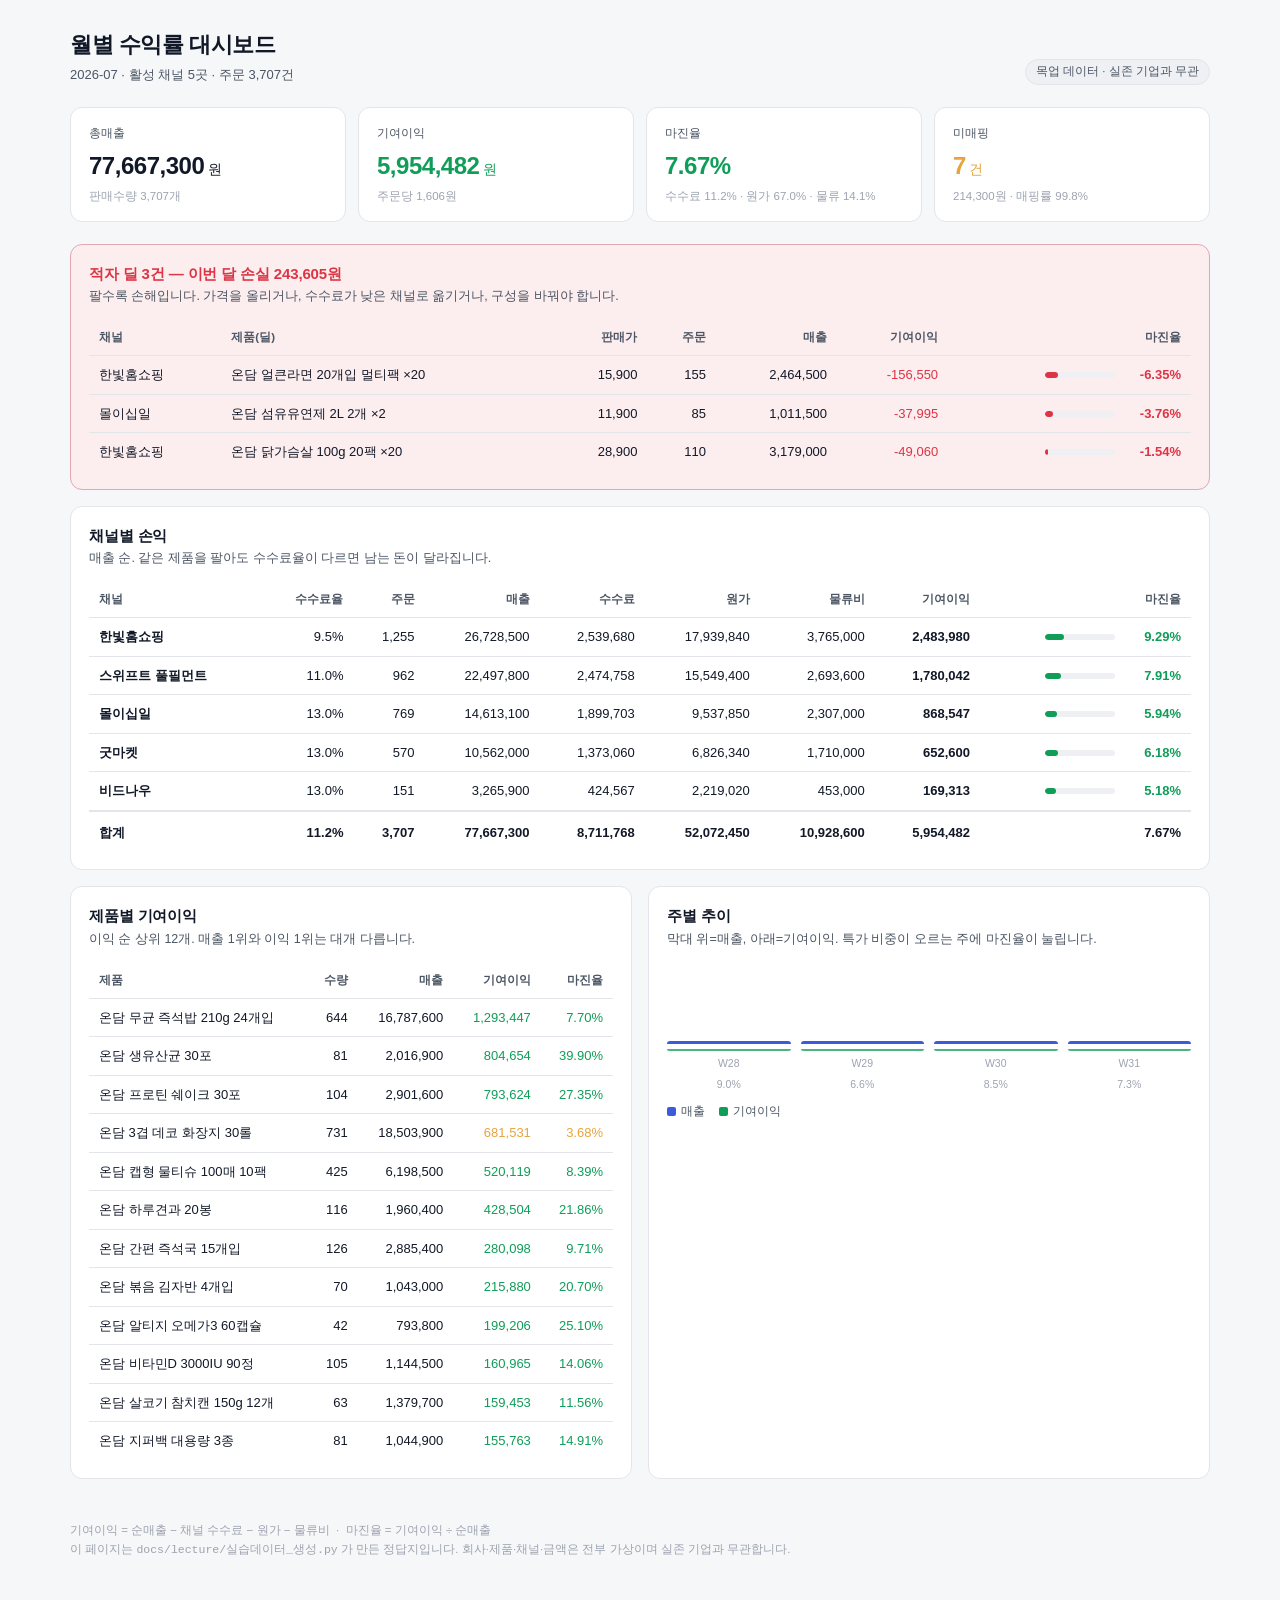
<file: docs/lecture/결과예시/대시보드.html>
<!doctype html>
<html lang="ko">
<head>
<meta charset="utf-8">
<meta name="viewport" content="width=device-width, initial-scale=1">
<title>월별 수익률 대시보드</title>
<style>
:root{
  --bg:#f6f7f9; --surface:#fff; --surface-2:#eef0f4; --line:#e2e5ea;
  --text:#111827; --text-2:#4b5563; --text-3:#9ca3af;
  --pos:#0f9d58; --warn:#e8a33d; --neg:#dc3545; --accent:#3b5bdb;
}
@media (prefers-color-scheme:dark){ :root:not([data-theme="light"]){
  --bg:#0e1116; --surface:#161a21; --surface-2:#1e242e; --line:#2a3039;
  --text:#e8eaed; --text-2:#9aa3af; --text-3:#6b7280;
  --pos:#37c07b; --warn:#f0b555; --neg:#f2666f; --accent:#7d93f7;
}}
:root[data-theme="dark"]{
  --bg:#0e1116; --surface:#161a21; --surface-2:#1e242e; --line:#2a3039;
  --text:#e8eaed; --text-2:#9aa3af; --text-3:#6b7280;
  --pos:#37c07b; --warn:#f0b555; --neg:#f2666f; --accent:#7d93f7;
}
*{box-sizing:border-box}
body{margin:0;background:var(--bg);color:var(--text);
  font:14px/1.5 -apple-system,BlinkMacSystemFont,"Apple SD Gothic Neo","Pretendard",
  "Malgun Gothic",sans-serif;-webkit-font-smoothing:antialiased}
.wrap{max-width:1180px;margin:0 auto;padding:28px 20px 64px}
header{display:flex;align-items:flex-end;justify-content:space-between;
  flex-wrap:wrap;gap:12px;margin-bottom:22px}
h1{margin:0;font-size:22px;letter-spacing:-.02em}
.sub{color:var(--text-2);font-size:13px;margin-top:4px}
.tagm{display:inline-block;background:var(--surface-2);color:var(--text-2);
  border-radius:999px;padding:3px 10px;font-size:11.5px;border:1px solid var(--line)}
.kpis{display:grid;grid-template-columns:repeat(auto-fit,minmax(190px,1fr));gap:12px;margin-bottom:22px}
.kpi{background:var(--surface);border:1px solid var(--line);border-radius:12px;padding:16px 18px}
.kpi .l{font-size:12px;color:var(--text-2)}
.kpi .v{font-size:24px;font-weight:680;letter-spacing:-.02em;margin-top:6px}
.kpi .d{font-size:11.5px;color:var(--text-3);margin-top:4px}
.card{background:var(--surface);border:1px solid var(--line);border-radius:12px;
  padding:18px;margin-bottom:16px}
.card h2{margin:0 0 2px;font-size:15px;letter-spacing:-.01em}
.card .cap{color:var(--text-2);font-size:12.5px;margin-bottom:14px}
.scroll{overflow-x:auto}
table{width:100%;border-collapse:collapse;font-size:13px;min-width:600px}
th,td{padding:9px 10px;border-bottom:1px solid var(--line);text-align:left;white-space:nowrap}
th{font-size:11.5px;color:var(--text-2);font-weight:600;text-transform:none}
td.n,th.n{text-align:right;font-variant-numeric:tabular-nums}
tbody tr:last-child td{border-bottom:none}
tfoot td{border-top:2px solid var(--line);border-bottom:none;font-weight:680;padding-top:11px}
.pos{color:var(--pos)}.neg{color:var(--neg)}.warn{color:var(--warn)}
.bar{position:relative;height:6px;background:var(--surface-2);border-radius:3px;
  min-width:70px;overflow:hidden}
.bar i{position:absolute;top:0;bottom:0;left:0;border-radius:3px;display:block}
.alert{background:color-mix(in srgb,var(--neg) 9%,var(--surface));
  border:1px solid color-mix(in srgb,var(--neg) 34%,var(--line))}
.trend{display:flex;gap:10px;align-items:flex-end;height:130px;padding-top:8px}
.trend div{flex:1;display:flex;flex-direction:column;justify-content:flex-end;
  align-items:center;gap:5px}
.trend .b{width:100%;background:var(--accent);border-radius:4px 4px 0 0;min-height:3px}
.trend .p{width:100%;background:var(--pos);border-radius:0 0 4px 4px;min-height:2px;opacity:.75}
.trend .lb{font-size:10.5px;color:var(--text-3)}
.grid2{display:grid;grid-template-columns:repeat(auto-fit,minmax(330px,1fr));gap:16px}
.foot{color:var(--text-3);font-size:11.5px;margin-top:26px;line-height:1.7}
.legend{display:flex;gap:14px;font-size:11.5px;color:var(--text-2);margin-top:10px}
.legend span::before{content:"";display:inline-block;width:9px;height:9px;border-radius:2px;
  margin-right:5px;vertical-align:-1px}
.legend .r::before{background:var(--accent)}.legend .g::before{background:var(--pos)}
</style>
</head>
<body>
<div class="wrap" id="app"></div>
<script>
const D = {"period":"2026-07","totals":{"revenue":77667300,"fee":8711768,"cogs":52072450,"logistics":10928600,"profit":5954482,"margin":0.0766665250369203,"orders":3707,"qty":3707},"quality":{"unmapped_count":7,"unmapped_amount":214300,"mapping_rate":0.998115239633818},"channels":[{"name":"한빛홈쇼핑","orders":1255,"revenue":26728500,"fee":2539680,"cogs":17939840,"logistics":3765000,"profit":2483980,"margin":0.09293375984436089,"rate":0.095},{"name":"스위프트 풀필먼트","orders":962,"revenue":22497800,"fee":2474758,"cogs":15549400,"logistics":2693600,"profit":1780042,"margin":0.07912071402537137,"rate":0.11000000000000001},{"name":"몰이십일","orders":769,"revenue":14613100,"fee":1899703,"cogs":9537850,"logistics":2307000,"profit":868547,"margin":0.05943619081509057,"rate":0.13},{"name":"굿마켓","orders":570,"revenue":10562000,"fee":1373060,"cogs":6826340,"logistics":1710000,"profit":652600,"margin":0.061787540238591177,"rate":0.13},{"name":"비드나우","orders":151,"revenue":3265900,"fee":424567,"cogs":2219020,"logistics":453000,"profit":169313,"margin":0.0518426773630546,"rate":0.13}],"products":[{"name":"온담 무균 즉석밥 210g 24개입","qty":644,"revenue":16787600,"profit":1293447,"margin":0.0770477614429698},{"name":"온담 생유산균 30포","qty":81,"revenue":2016900,"profit":804654,"margin":0.3989558232931727},{"name":"온담 프로틴 쉐이크 30포","qty":104,"revenue":2901600,"profit":793624,"margin":0.2735125448028674},{"name":"온담 3겹 데코 화장지 30롤","qty":731,"revenue":18503900,"profit":681531,"margin":0.0368317489826469},{"name":"온담 캡형 물티슈 100매 10팩","qty":425,"revenue":6198500,"profit":520119,"margin":0.08391046220859885},{"name":"온담 하루견과 20봉","qty":116,"revenue":1960400,"profit":428504,"margin":0.21857988165680473},{"name":"온담 간편 즉석국 15개입","qty":126,"revenue":2885400,"profit":280098,"margin":0.09707423580786026},{"name":"온담 볶음 김자반 4개입","qty":70,"revenue":1043000,"profit":215880,"margin":0.20697986577181207},{"name":"온담 알티지 오메가3 60캡슐","qty":42,"revenue":793800,"profit":199206,"margin":0.2509523809523809},{"name":"온담 비타민D 3000IU 90정","qty":105,"revenue":1144500,"profit":160965,"margin":0.1406422018348624},{"name":"온담 살코기 참치캔 150g 12개","qty":63,"revenue":1379700,"profit":159453,"margin":0.11557077625570776},{"name":"온담 지퍼백 대용량 3종","qty":81,"revenue":1044900,"profit":155763,"margin":0.14906976744186046},{"name":"온담 콜드브루 원액 6병","qty":119,"revenue":2011100,"profit":143157,"margin":0.07118343195266272},{"name":"온담 곤약젤리 10팩","qty":56,"revenue":890400,"profit":108248,"margin":0.12157232704402515},{"name":"온담 종이컵 1000개입","qty":52,"revenue":1138800,"profit":106756,"margin":0.09374429223744292},{"name":"온담 밀크씨슬 90정","qty":73,"revenue":941700,"profit":87819,"margin":0.09325581395348838},{"name":"온담 벤토나이트 고양이모래 10L 2개","qty":99,"revenue":1772100,"profit":32769,"margin":0.018491620111731843},{"name":"온담 커피캡슐 100개입","qty":143,"revenue":3846700,"profit":20163,"margin":0.005241635687732342},{"name":"온담 강아지 수제 간식스틱 50개","qty":105,"revenue":2299500,"profit":5565,"margin":0.002420091324200913},{"name":"온담 주방세제 1L 3개","qty":122,"revenue":1451800,"profit":366,"margin":0.00025210084033613445},{"name":"온담 섬유유연제 2L 2개","qty":85,"revenue":1011500,"profit":-37995,"margin":-0.03756302521008403},{"name":"온담 닭가슴살 100g 20팩","qty":110,"revenue":3179000,"profit":-49060,"margin":-0.015432525951557093},{"name":"온담 얼큰라면 20개입 멀티팩","qty":155,"revenue":2464500,"profit":-156550,"margin":-0.06352201257861635}],"losses":[{"channel":"한빛홈쇼핑","name":"온담 얼큰라면 20개입 멀티팩 ×20","tier":"SPECIAL","price":15900,"orders":155,"revenue":2464500,"profit":-156550,"margin":-0.06352201257861635},{"channel":"몰이십일","name":"온담 섬유유연제 2L 2개 ×2","tier":"SPECIAL","price":11900,"orders":85,"revenue":1011500,"profit":-37995,"margin":-0.03756302521008403},{"channel":"한빛홈쇼핑","name":"온담 닭가슴살 100g 20팩 ×20","tier":"SPECIAL","price":28900,"orders":110,"revenue":3179000,"profit":-49060,"margin":-0.015432525951557093}],"weeks":[{"week":"2026-W28","revenue":15341100,"profit":1377966,"margin":0.0898218511058529},{"week":"2026-W29","revenue":26242400,"profit":1737244,"margin":0.06619989025394019},{"week":"2026-W30","revenue":18301900,"profit":1549378,"margin":0.08465667499002835},{"week":"2026-W31","revenue":17781900,"profit":1289894,"margin":0.07253971735303877}]};

const won = n => (n===null||n===undefined) ? "—" : Math.round(n).toLocaleString("ko-KR");
const pct = (n,d=2) => (n===null||n===undefined) ? "—" : (n*100).toFixed(d)+"%";
const cls = m => m===null||m===undefined ? "" : (m<0 ? "neg" : m<0.05 ? "warn" : "pos");
const esc = s => String(s).replace(/[&<>]/g, c => ({"&":"&amp;","<":"&lt;",">":"&gt;"}[c]));

function mbar(m){
  if(m===null||m===undefined) return "—";
  const c = m<0 ? "var(--neg)" : m<0.05 ? "var(--warn)" : "var(--pos)";
  const w = Math.min(Math.abs(m)/0.35,1)*100;
  return `<div style="display:flex;align-items:center;gap:8px;justify-content:flex-end">
    <div class="bar"><i style="width:${w.toFixed(0)}%;background:${c}"></i></div>
    <b style="color:${c};min-width:58px;text-align:right">${pct(m)}</b></div>`;
}

const t = D.totals, q = D.quality;
const share = k => t.revenue ? (t[k]/t.revenue*100).toFixed(1)+"%" : "—";

let h = `
<header>
  <div>
    <h1>월별 수익률 대시보드</h1>
    <div class="sub">${D.period} · 활성 채널 ${D.channels.length}곳 · 주문 ${won(t.orders)}건</div>
  </div>
  <span class="tagm">목업 데이터 · 실존 기업과 무관</span>
</header>

<div class="kpis">
  <div class="kpi"><div class="l">총매출</div><div class="v">${won(t.revenue)}<span style="font-size:14px;font-weight:400"> 원</span></div>
    <div class="d">판매수량 ${won(t.qty)}개</div></div>
  <div class="kpi"><div class="l">기여이익</div><div class="v ${cls(t.margin)}">${won(t.profit)}<span style="font-size:14px;font-weight:400"> 원</span></div>
    <div class="d">주문당 ${won(t.profit/t.orders)}원</div></div>
  <div class="kpi"><div class="l">마진율</div><div class="v ${cls(t.margin)}">${pct(t.margin)}</div>
    <div class="d">수수료 ${share("fee")} · 원가 ${share("cogs")} · 물류 ${share("logistics")}</div></div>
  <div class="kpi"><div class="l">미매핑</div><div class="v ${q.unmapped_count?"warn":""}">${won(q.unmapped_count)}<span style="font-size:14px;font-weight:400"> 건</span></div>
    <div class="d">${won(q.unmapped_amount)}원 · 매핑률 ${pct(q.mapping_rate,1)}</div></div>
</div>`;

if(D.losses.length){
  const ls = D.losses.reduce((a,r)=>a+r.profit,0);
  h += `<div class="card alert">
    <h2 class="neg">적자 딜 ${D.losses.length}건 — 이번 달 손실 ${won(-ls)}원</h2>
    <div class="cap">팔수록 손해입니다. 가격을 올리거나, 수수료가 낮은 채널로 옮기거나, 구성을 바꿔야 합니다.</div>
    <div class="scroll"><table>
      <thead><tr><th>채널</th><th>제품(딜)</th><th class="n">판매가</th><th class="n">주문</th>
        <th class="n">매출</th><th class="n">기여이익</th><th class="n">마진율</th></tr></thead>
      <tbody>${D.losses.map(r=>`<tr><td>${esc(r.channel)}</td><td>${esc(r.name)}</td>
        <td class="n">${won(r.price)}</td><td class="n">${won(r.orders)}</td>
        <td class="n">${won(r.revenue)}</td><td class="n neg">${won(r.profit)}</td>
        <td class="n">${mbar(r.margin)}</td></tr>`).join("")}</tbody>
    </table></div></div>`;
}

h += `<div class="card">
  <h2>채널별 손익</h2>
  <div class="cap">매출 순. 같은 제품을 팔아도 수수료율이 다르면 남는 돈이 달라집니다.</div>
  <div class="scroll"><table>
    <thead><tr><th>채널</th><th class="n">수수료율</th><th class="n">주문</th><th class="n">매출</th>
      <th class="n">수수료</th><th class="n">원가</th><th class="n">물류비</th>
      <th class="n">기여이익</th><th class="n">마진율</th></tr></thead>
    <tbody>${D.channels.map(c=>`<tr><td><b>${esc(c.name)}</b></td>
      <td class="n">${pct(c.rate,1)}</td><td class="n">${won(c.orders)}</td>
      <td class="n">${won(c.revenue)}</td><td class="n">${won(c.fee)}</td>
      <td class="n">${won(c.cogs)}</td><td class="n">${won(c.logistics)}</td>
      <td class="n"><b>${won(c.profit)}</b></td><td class="n">${mbar(c.margin)}</td></tr>`).join("")}</tbody>
    <tfoot><tr><td>합계</td><td class="n">${pct(t.fee/t.revenue,1)}</td>
      <td class="n">${won(t.orders)}</td><td class="n">${won(t.revenue)}</td>
      <td class="n">${won(t.fee)}</td><td class="n">${won(t.cogs)}</td>
      <td class="n">${won(t.logistics)}</td><td class="n">${won(t.profit)}</td>
      <td class="n">${pct(t.margin)}</td></tr></tfoot>
  </table></div></div>

<div class="grid2">
  <div class="card">
    <h2>제품별 기여이익</h2>
    <div class="cap">이익 순 상위 12개. 매출 1위와 이익 1위는 대개 다릅니다.</div>
    <div class="scroll"><table style="min-width:0">
      <thead><tr><th>제품</th><th class="n">수량</th><th class="n">매출</th>
        <th class="n">기여이익</th><th class="n">마진율</th></tr></thead>
      <tbody>${D.products.slice(0,12).map(p=>`<tr><td>${esc(p.name)}</td>
        <td class="n">${won(p.qty)}</td><td class="n">${won(p.revenue)}</td>
        <td class="n ${cls(p.margin)}">${won(p.profit)}</td>
        <td class="n ${cls(p.margin)}">${pct(p.margin)}</td></tr>`).join("")}</tbody>
    </table></div></div>

  <div class="card">
    <h2>주별 추이</h2>
    <div class="cap">막대 위=매출, 아래=기여이익. 특가 비중이 오르는 주에 마진율이 눌립니다.</div>
    <div class="trend">${(()=>{ const mx=Math.max(...D.weeks.map(w=>w.revenue),1),
      pm=Math.max(...D.weeks.map(w=>Math.abs(w.profit)),1);
      return D.weeks.map(w=>`<div>
        <div class="b" style="height:${(w.revenue/mx*74).toFixed(0)}px"></div>
        <div class="p" style="height:${(Math.abs(w.profit)/pm*30).toFixed(0)}px"></div>
        <div class="lb">${esc(w.week.slice(5))}</div>
        <div class="lb ${cls(w.margin)}">${pct(w.margin,1)}</div></div>`).join(""); })()}</div>
    <div class="legend"><span class="r">매출</span><span class="g">기여이익</span></div>
  </div>
</div>

<div class="foot">
  기여이익 = 순매출 − 채널 수수료 − 원가 − 물류비 &nbsp;·&nbsp; 마진율 = 기여이익 ÷ 순매출<br>
  이 페이지는 <code>docs/lecture/실습데이터_생성.py</code> 가 만든 정답지입니다.
  회사·제품·채널·금액은 전부 가상이며 실존 기업과 무관합니다.
</div>`;

document.getElementById("app").innerHTML = h;
</script>
</body>
</html>
</file>
